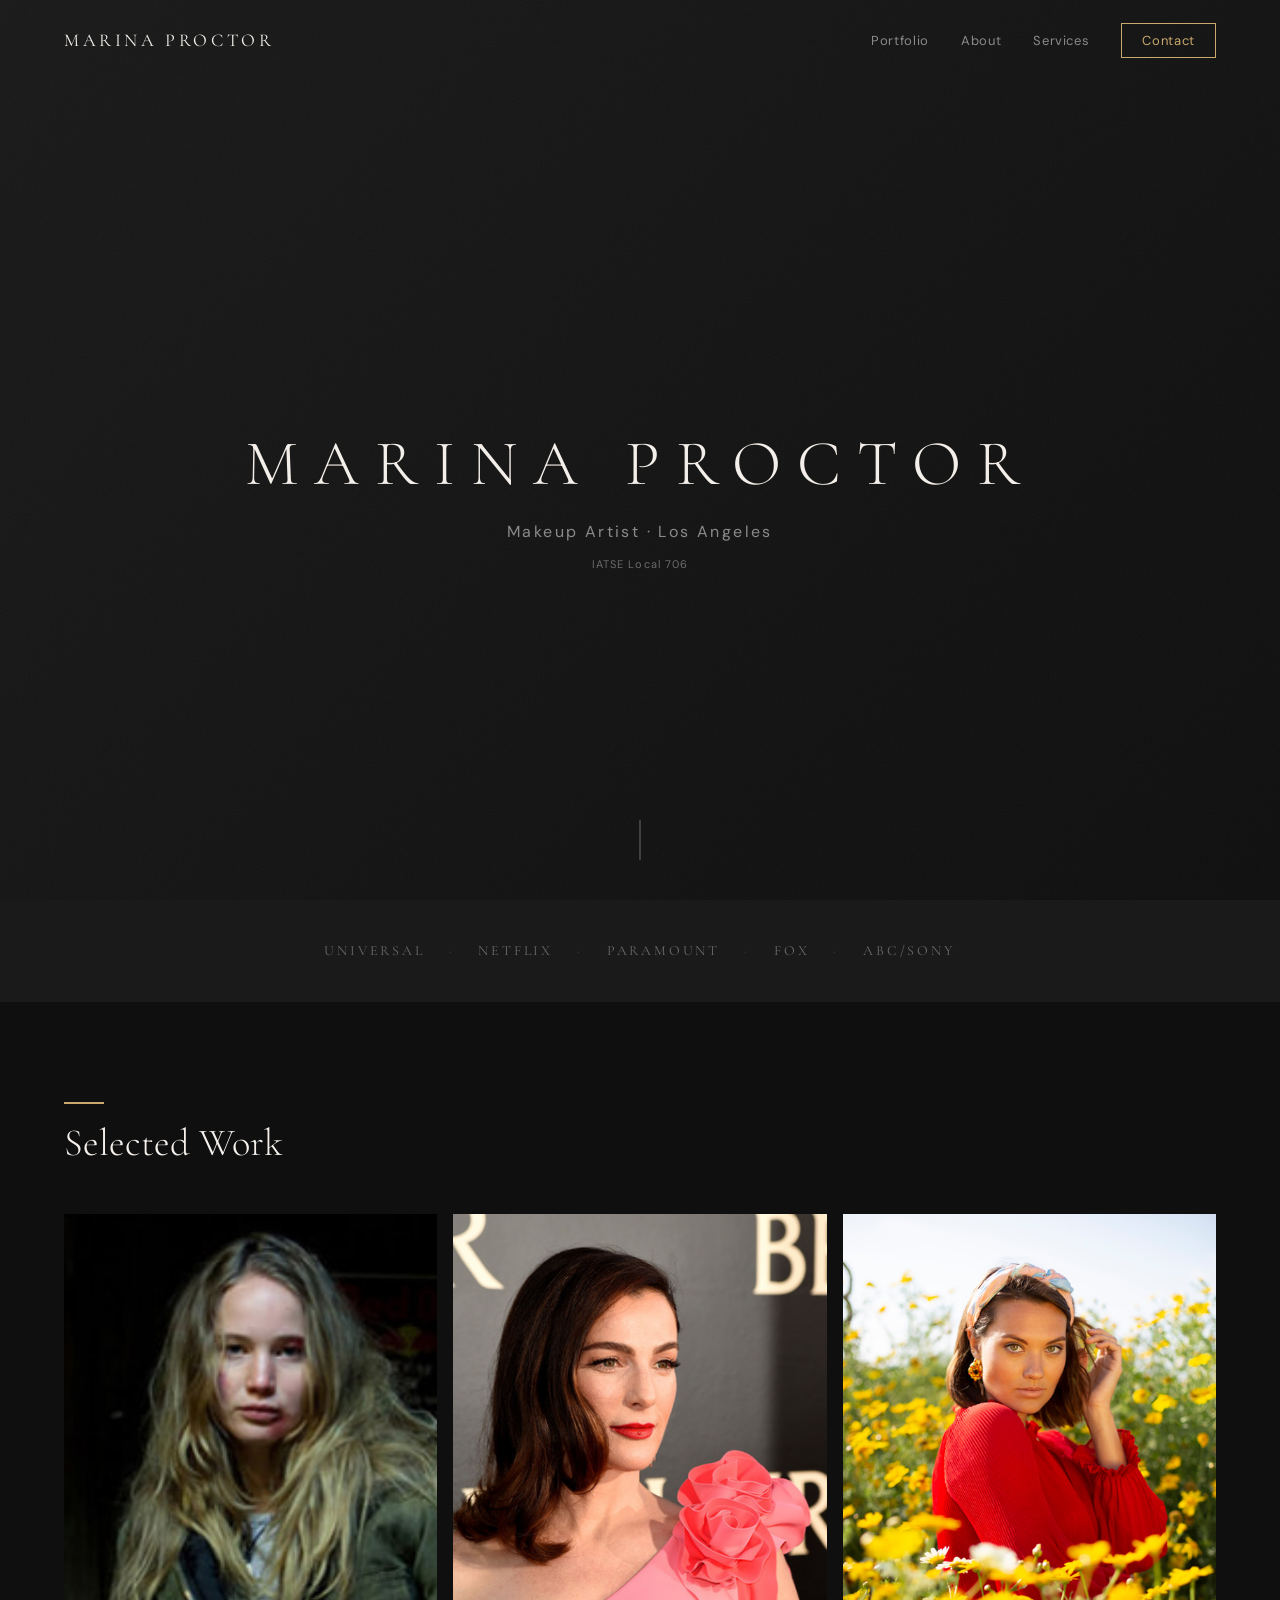
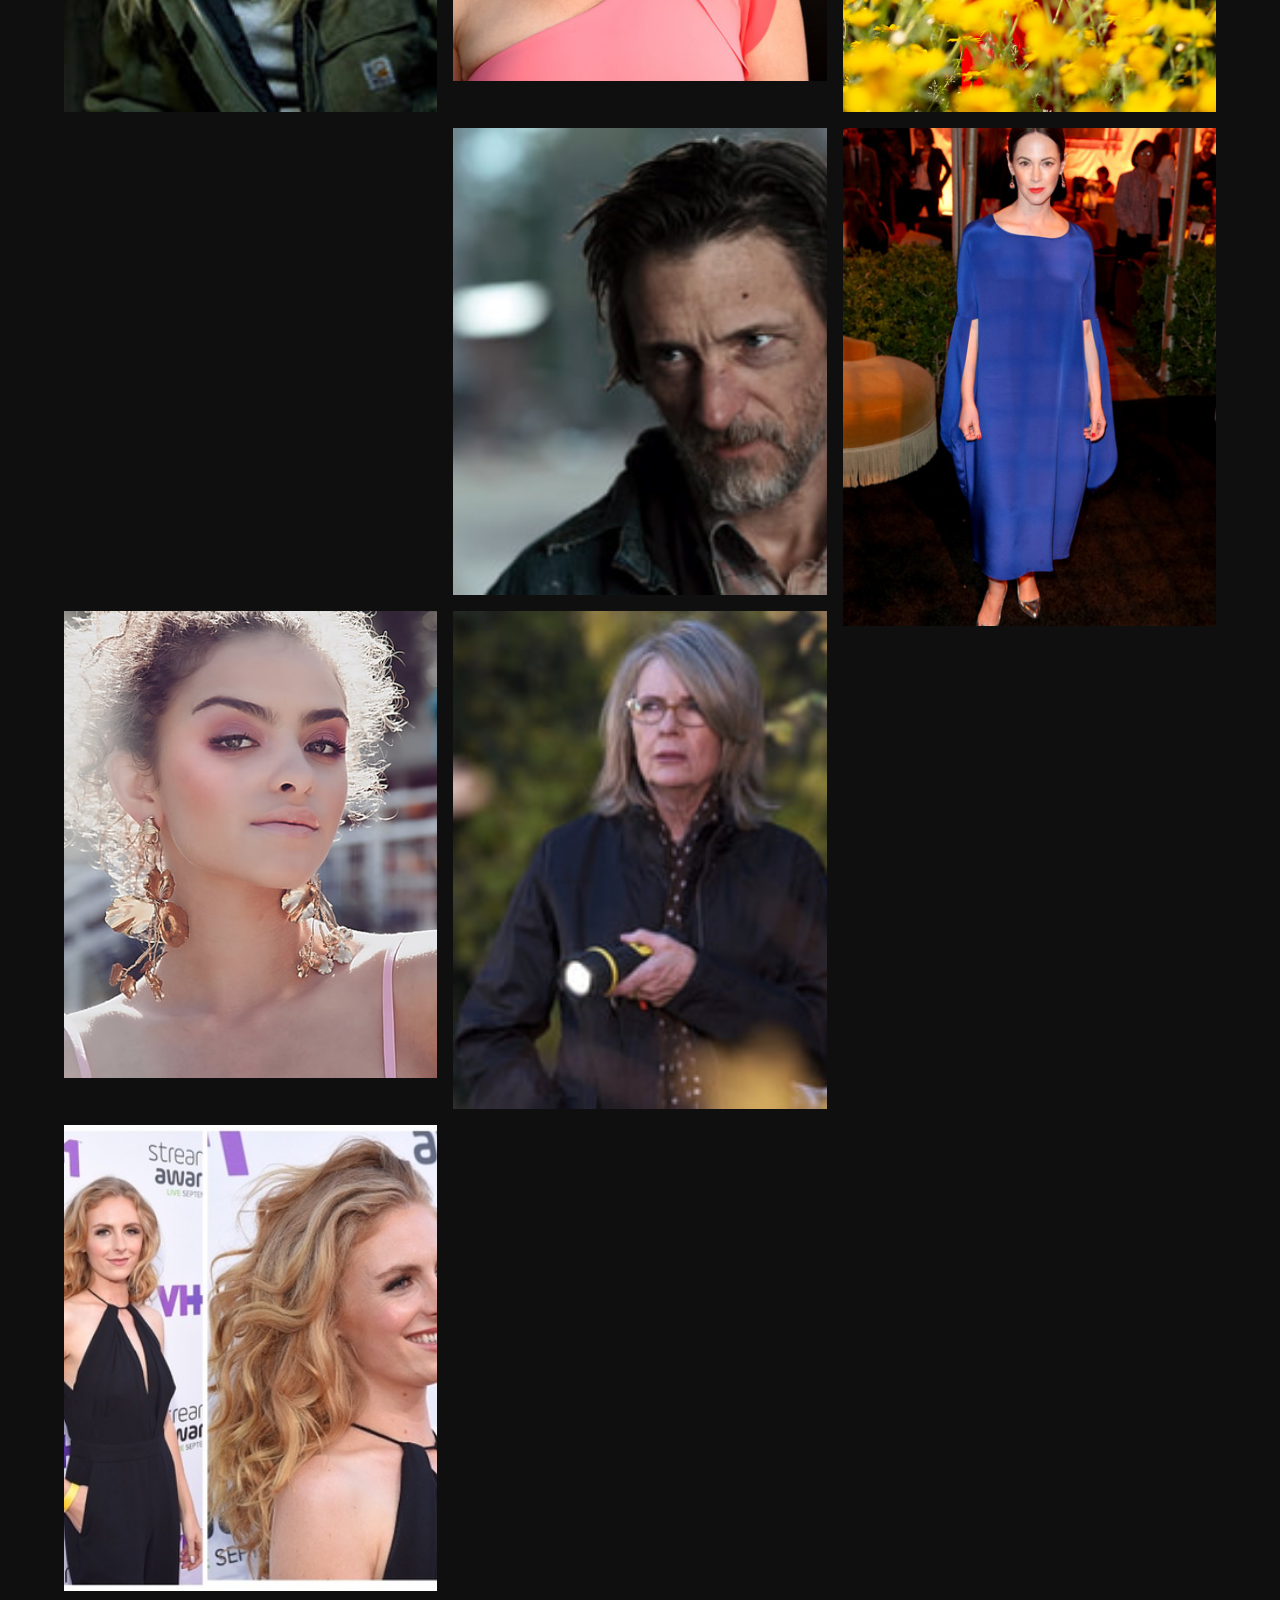
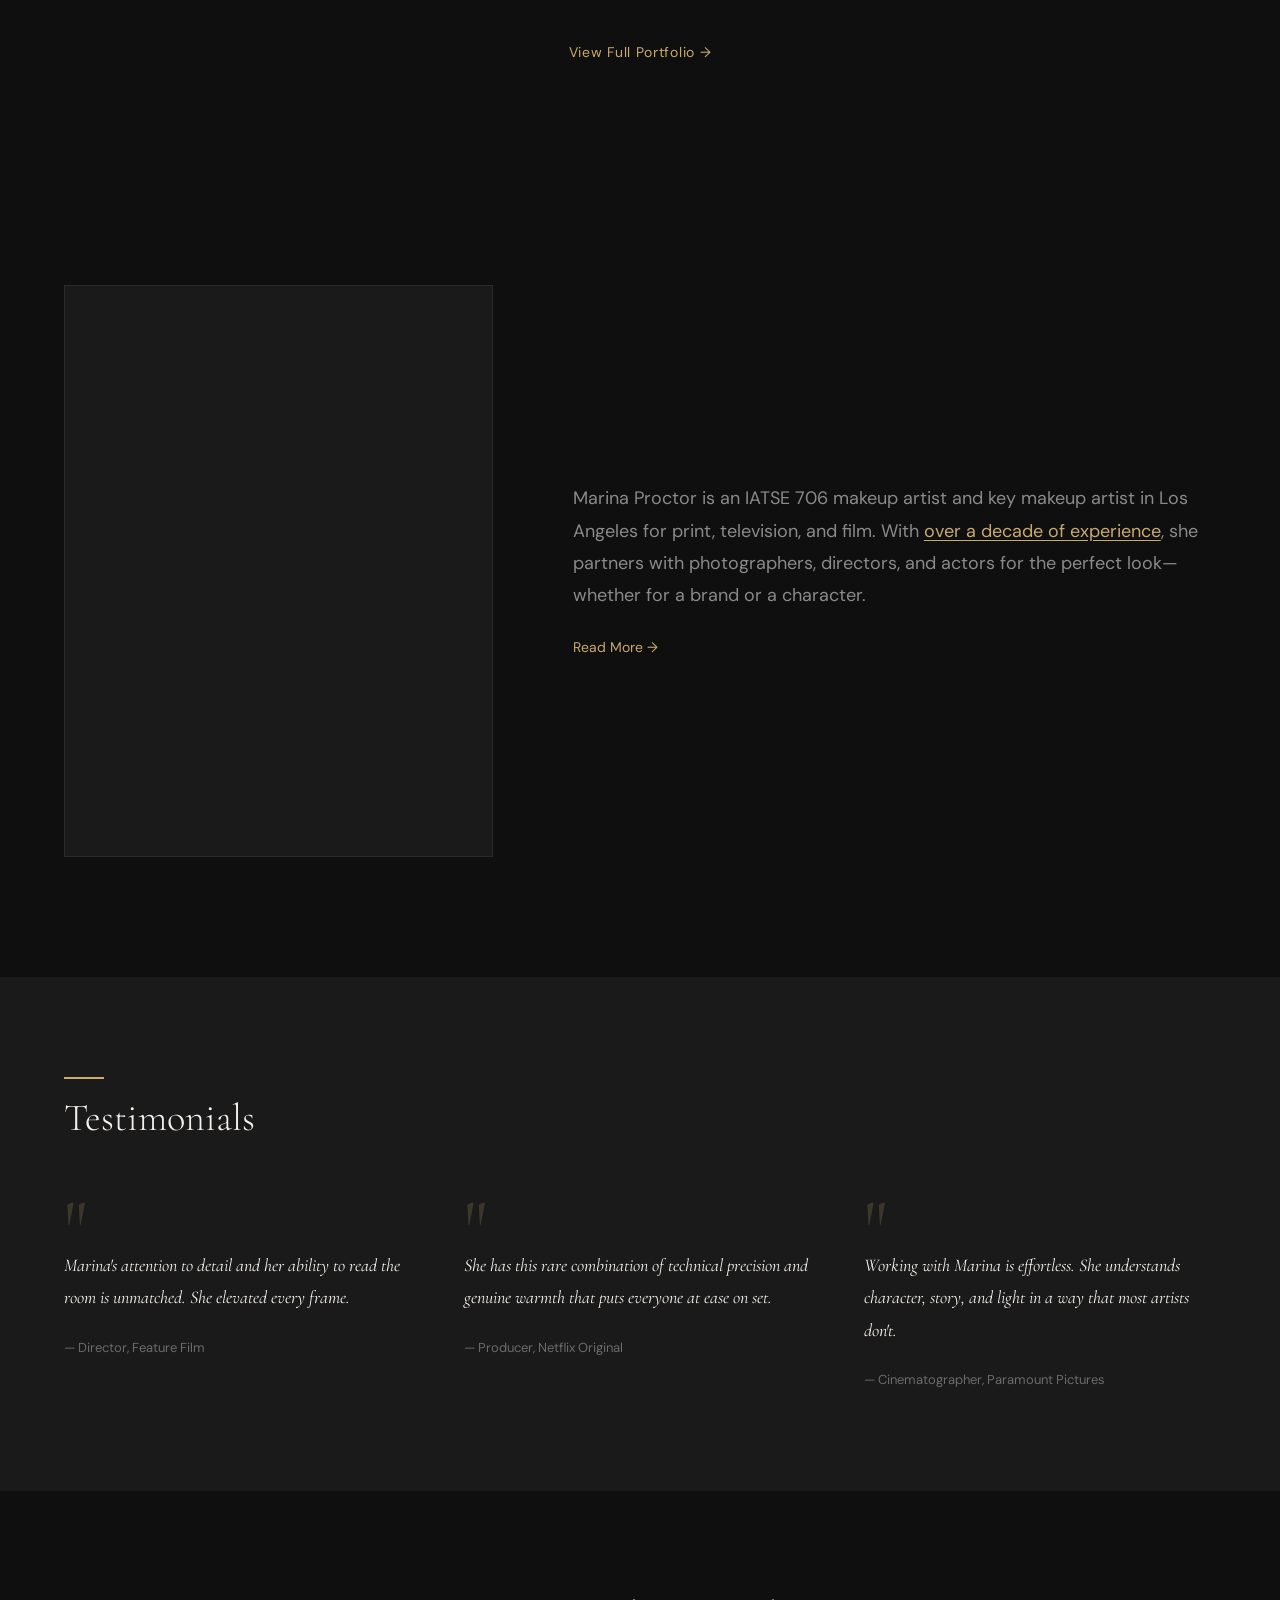
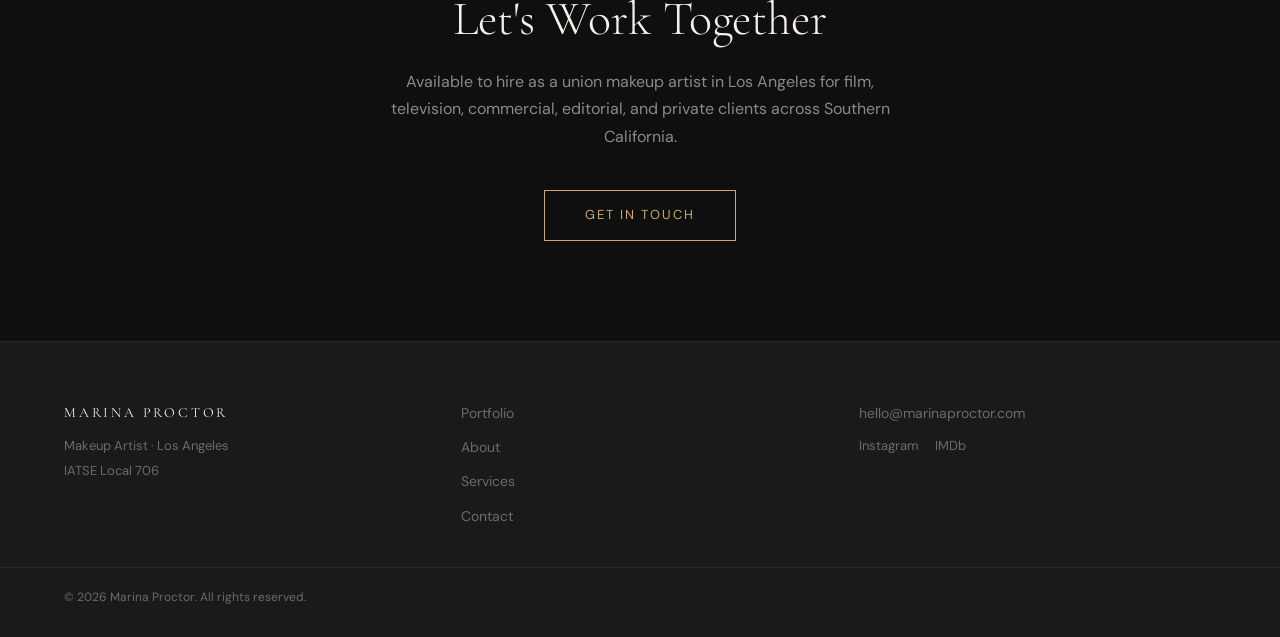
<file: index.html>
<!DOCTYPE html>
<html lang="en">
<head>
  <meta charset="UTF-8">
  <meta name="viewport" content="width=device-width, initial-scale=1.0">
  <title>Marina Proctor — Key Makeup Artist Los Angeles | IATSE Local 706 | Film, TV &amp; Events</title>
  <meta name="description" content="Marina Proctor is an IATSE Local 706 key makeup artist in Los Angeles with credits at Universal, Netflix, Paramount, and FOX. Available for film, TV, and events.">
  <link rel="canonical" href="https://www.marinaproctor.com/">
  <meta name="author" content="Marina Proctor">
  <meta name="theme-color" content="#0F0F0F">
  <meta name="geo.region" content="US-CA">
  <meta name="geo.placename" content="Los Angeles">
  <meta name="geo.position" content="34.0522;-118.2437">
  <meta name="ICBM" content="34.0522, -118.2437">
  <meta property="og:type" content="website">
  <meta property="og:site_name" content="Marina Proctor — Makeup Artist">
  <meta property="og:title" content="Marina Proctor — Key Makeup Artist Los Angeles | IATSE Local 706 | Film, TV &amp; Events">
  <meta property="og:description" content="Marina Proctor is an IATSE Local 706 key makeup artist in Los Angeles with credits at Universal, Netflix, Paramount, and FOX. Available for film, TV, and events.">
  <meta property="og:image" content="https://www.marinaproctor.com/images/og-image.jpg">
  <meta property="og:url" content="https://www.marinaproctor.com/">
  <meta name="twitter:card" content="summary_large_image">
  <meta name="twitter:title" content="Marina Proctor — Key Makeup Artist Los Angeles | IATSE Local 706 | Film, TV &amp; Events">
  <meta name="twitter:description" content="Marina Proctor is an IATSE Local 706 key makeup artist in Los Angeles with credits at Universal, Netflix, Paramount, and FOX. Available for film, TV, and events.">
  <meta name="twitter:image" content="https://www.marinaproctor.com/images/og-image.jpg">
  <link rel="preload" href="https://www.marinaproctor.com/images/og-image.jpg" as="image">
  <link rel="preconnect" href="https://fonts.googleapis.com">
  <link rel="preconnect" href="https://fonts.gstatic.com" crossorigin>
  <link href="https://fonts.googleapis.com/css2?family=Cormorant+Garamond:ital,wght@0,300;0,400;0,500;0,600;0,700;1,400;1,500&family=DM+Sans:wght@300;400;500;600&display=swap" rel="stylesheet">
  <link rel="stylesheet" href="css/styles.css">
  <script type="application/ld+json">
  {
    "@context": "https://schema.org",
    "@type": "ProfessionalService",
    "name": "Marina Proctor — Makeup Artist",
    "description": "IATSE Local 706 key makeup artist and department head for film, television, commercial, editorial, and events in Los Angeles. Credits include Universal, Netflix, Paramount, FOX, and ABC/Sony.",
    "url": "https://www.marinaproctor.com",
    "telephone": "",
    "email": "hello@marinaproctor.com",
    "image": "https://www.marinaproctor.com/images/og-image.jpg",
    "address": {
      "@type": "PostalAddress",
      "addressLocality": "Los Angeles",
      "addressRegion": "CA",
      "addressCountry": "US"
    },
    "geo": {
      "@type": "GeoCoordinates",
      "latitude": 34.0522,
      "longitude": -118.2437
    },
    "areaServed": [
      "Los Angeles",
      "Hollywood",
      "Burbank",
      "West Hollywood",
      "Santa Monica",
      "Pasadena",
      "Culver City",
      "Studio City",
      "Glendale",
      "Southern California"
    ],
    "knowsAbout": [
      "Film Makeup",
      "Television Makeup",
      "Key Makeup Artist",
      "Makeup Department Head",
      "Red Carpet Makeup",
      "Editorial Makeup",
      "Commercial Makeup",
      "Headshot Makeup",
      "Audition Makeup",
      "Bridal Makeup",
      "Special Events Makeup",
      "Men's Grooming"
    ],
    "memberOf": {
      "@type": "Organization",
      "name": "IATSE Local 706 Make-Up Artists \u0026 Hair Stylists Guild",
      "url": "https://local706.org"
    },
    "priceRange": "$$"
  }
  </script>
  <script type="application/ld+json">
  {
    "@context": "https://schema.org",
    "@type": "Person",
    "name": "Marina Proctor",
    "jobTitle": "Key Makeup Artist",
    "description": "IATSE Local 706 makeup artist and department head with credits at Universal, Netflix, Paramount, FOX, and ABC/Sony.",
    "url": "https://www.marinaproctor.com",
    "image": "https://www.marinaproctor.com/images/portrait.jpg",
    "worksFor": {
      "@type": "Organization",
      "name": "Freelance"
    },
    "memberOf": {
      "@type": "Organization",
      "name": "IATSE Local 706"
    },
    "workLocation": {
      "@type": "Place",
      "address": {
        "@type": "PostalAddress",
        "addressLocality": "Los Angeles",
        "addressRegion": "CA"
      }
    },
    "sameAs": [
      "https://www.instagram.com/marinaproctor",
      "https://www.imdb.com/name/PLACEHOLDER"
    ]
  }
  </script>
</head>
<body>

  <!-- Navigation -->
  <nav class="navbar" id="navbar">
    <div class="navbar-inner">
      <a href="index.html" class="navbar-logo">Marina Proctor</a>
      <ul class="navbar-links" id="navLinks">
        <li><a href="portfolio.html">Portfolio</a></li>
        <li><a href="about.html">About</a></li>
        <li><a href="services.html">Services</a></li>
        <li><a href="contact.html" class="nav-cta">Contact</a></li>
      </ul>
      <button class="hamburger" id="hamburger" aria-label="Menu">
        <span></span>
        <span></span>
        <span></span>
      </button>
    </div>
  </nav>

  <main>

    <!-- Hero -->
    <section class="hero" aria-label="Professional makeup artistry by Marina Proctor — film, television, and events in Los Angeles">
      <div class="hero-content">
        <h1 class="hero-name">Marina Proctor<span class="visually-hidden"> — Key Makeup Artist in Los Angeles</span></h1>
        <p class="hero-subtitle">Makeup Artist · Los Angeles</p>
        <p class="hero-union">IATSE Local 706</p>
      </div>
      <div class="scroll-indicator"></div>
    </section>

    <!-- Credibility Bar -->
    <section class="credibility-bar">
      <div class="container">
        <div class="credibility-list">
          <span>Universal</span>
          <span class="credibility-separator">·</span>
          <span>Netflix</span>
          <span class="credibility-separator">·</span>
          <span>Paramount</span>
          <span class="credibility-separator">·</span>
          <span>FOX</span>
          <span class="credibility-separator">·</span>
          <span>ABC/Sony</span>
        </div>
      </div>
    </section>

    <!-- Selected Work -->
    <section class="selected-work">
      <div class="container">
        <div class="section-heading reveal">
          <h2>Selected Work</h2>
        </div>

        <div class="work-grid">
          <div class="work-item span-2 reveal">
            <div class="portfolio-thumb" style="aspect-ratio: 3/4; overflow: hidden;">
              <img src="images/Film%20and%20TV/winters-bone-1_1.jpg" alt="Key makeup artist work on Winter's Bone film set — Marina Proctor" width="720" height="960" loading="lazy" style="width:100%;height:100%;object-fit:cover;display:block;">
            </div>
            <div class="item-overlay">
              <span class="item-title">Winter's Bone</span>
              <span class="item-category">Film &amp; TV</span>
            </div>
          </div>
          <div class="work-item reveal">
            <div class="portfolio-thumb" style="aspect-ratio: 4/5; overflow: hidden;">
              <img src="images/Red%20Carpet/ayelet-zurer-premiere-paramount-pictures-ben-cilwzydyb2rl.jpg" alt="Red carpet makeup for Ayelet Zurer at Ben Hur premiere by Marina Proctor" width="800" height="1000" loading="lazy" style="width:100%;height:100%;object-fit:cover;display:block;">
            </div>
            <div class="item-overlay">
              <span class="item-title">Paramount Premiere</span>
              <span class="item-category">Red Carpet</span>
            </div>
          </div>
          <div class="work-item reveal">
            <div class="portfolio-thumb" style="aspect-ratio: 3/4; overflow: hidden;">
              <img src="images/Beauty/laura037.jpg" alt="Natural beauty makeup by Los Angeles makeup artist Marina Proctor" width="720" height="960" loading="lazy" style="width:100%;height:100%;object-fit:cover;display:block;">
            </div>
            <div class="item-overlay">
              <span class="item-title">Beauty Portrait</span>
              <span class="item-category">Beauty</span>
            </div>
          </div>
          <div class="work-item reveal">
            <div class="portfolio-thumb" style="aspect-ratio: 4/5; overflow: hidden;">
              <img src="images/Film%20and%20TV/johnhawkes.jpg" alt="Film makeup artist Hollywood — character makeup on set by Marina Proctor IATSE Local 706" width="800" height="1000" loading="lazy" style="width:100%;height:100%;object-fit:cover;display:block;">
            </div>
            <div class="item-overlay">
              <span class="item-title">Character Makeup</span>
              <span class="item-category">Film &amp; TV</span>
            </div>
          </div>
          <div class="work-item span-2 reveal">
            <div class="portfolio-thumb" style="aspect-ratio: 3/4; overflow: hidden;">
              <img src="images/Red%20Carpet/img-4825.jpg" alt="Red carpet makeup artist Los Angeles — Marina Proctor" width="720" height="960" loading="lazy" style="width:100%;height:100%;object-fit:cover;display:block;">
            </div>
            <div class="item-overlay">
              <span class="item-title">Red Carpet</span>
              <span class="item-category">Red Carpet</span>
            </div>
          </div>
          <div class="work-item reveal">
            <div class="portfolio-thumb" style="aspect-ratio: 4/5; overflow: hidden;">
              <img src="images/Beauty/fresh.jpg" alt="Natural beauty makeup by Los Angeles makeup artist Marina Proctor" width="800" height="1000" loading="lazy" style="width:100%;height:100%;object-fit:cover;display:block;">
            </div>
            <div class="item-overlay">
              <span class="item-title">Fresh Beauty</span>
              <span class="item-category">Beauty</span>
            </div>
          </div>
          <div class="work-item reveal">
            <div class="portfolio-thumb" style="aspect-ratio: 3/4; overflow: hidden;">
              <img src="images/Film%20and%20TV/dc1-1619.jpg" alt="TV makeup artist Los Angeles — on-set continuity by Marina Proctor" width="720" height="960" loading="lazy" style="width:100%;height:100%;object-fit:cover;display:block;">
            </div>
            <div class="item-overlay">
              <span class="item-title">On Set</span>
              <span class="item-category">Film &amp; TV</span>
            </div>
          </div>
          <div class="work-item reveal">
            <div class="portfolio-thumb" style="aspect-ratio: 4/5; overflow: hidden;">
              <img src="images/Red%20Carpet/img-3799.jpg" alt="Red carpet makeup artist Los Angeles — Marina Proctor" width="800" height="1000" loading="lazy" style="width:100%;height:100%;object-fit:cover;display:block;">
            </div>
            <div class="item-overlay">
              <span class="item-title">Red Carpet</span>
              <span class="item-category">Red Carpet</span>
            </div>
          </div>
        </div>

        <div class="view-portfolio-link reveal">
          <a href="portfolio.html">View Full Portfolio →</a>
        </div>
      </div>
    </section>

    <!-- About Preview -->
    <section class="about-preview">
      <div class="container">
        <div class="about-preview-grid">
          <div class="about-preview-portrait reveal" role="img" aria-label="Marina Proctor — Los Angeles key makeup artist and IATSE Local 706 member"></div>
          <div class="about-preview-text reveal">
            <p>Marina Proctor is an IATSE 706 makeup artist and key makeup artist in Los Angeles for print, television, and film. With <a href="about.html">over a decade of experience</a>, she partners with photographers, directors, and actors for the perfect look—whether for a brand or a character.</p>
            <a href="about.html" class="read-more">Read More →</a>
          </div>
        </div>
      </div>
    </section>

    <!-- Testimonials -->
    <section class="testimonials">
      <div class="container">
        <div class="section-heading reveal">
          <h2>Testimonials</h2>
        </div>

        <div class="testimonials-grid">
          <div class="testimonial-card reveal">
            <span class="testimonial-quote-mark">"</span>
            <p class="testimonial-text">Marina's attention to detail and her ability to read the room is unmatched. She elevated every frame.</p>
            <p class="testimonial-attribution">— Director, Feature Film</p>
          </div>
          <div class="testimonial-card reveal">
            <span class="testimonial-quote-mark">"</span>
            <p class="testimonial-text">She has this rare combination of technical precision and genuine warmth that puts everyone at ease on set.</p>
            <p class="testimonial-attribution">— Producer, Netflix Original</p>
          </div>
          <div class="testimonial-card reveal">
            <span class="testimonial-quote-mark">"</span>
            <p class="testimonial-text">Working with Marina is effortless. She understands character, story, and light in a way that most artists don't.</p>
            <p class="testimonial-attribution">— Cinematographer, Paramount Pictures</p>
          </div>
        </div>
      </div>
    </section>

    <!-- Contact CTA -->
    <section class="contact-cta">
      <div class="container">
        <h2>Let's Work Together</h2>
        <p>Available to hire as a union makeup artist in Los Angeles for film, television, commercial, editorial, and private clients across Southern California.</p>
        <a href="contact.html" class="btn-outline">Get in Touch</a>
      </div>
    </section>

  </main>

  <!-- Footer -->
  <footer class="footer">
    <div class="container footer-inner">
      <div class="footer-brand">
        <p class="footer-logo">Marina Proctor</p>
        <p class="footer-tagline">Makeup Artist · Los Angeles</p>
        <p class="footer-union">IATSE Local 706</p>
      </div>
      <div class="footer-links">
        <a href="portfolio.html">Portfolio</a>
        <a href="about.html">About</a>
        <a href="services.html">Services</a>
        <a href="contact.html">Contact</a>
      </div>
      <div class="footer-contact">
        <a href="mailto:hello@marinaproctor.com">hello@marinaproctor.com</a>
        <div class="footer-social">
          <a href="#" aria-label="Instagram">Instagram</a>
          <a href="#" aria-label="IMDb">IMDb</a>
        </div>
      </div>
    </div>
    <div class="container footer-bottom">
      <p>&copy; 2026 Marina Proctor. All rights reserved.</p>
    </div>
  </footer>

  <script src="js/main.js"></script>
</body>
</html>
</file>
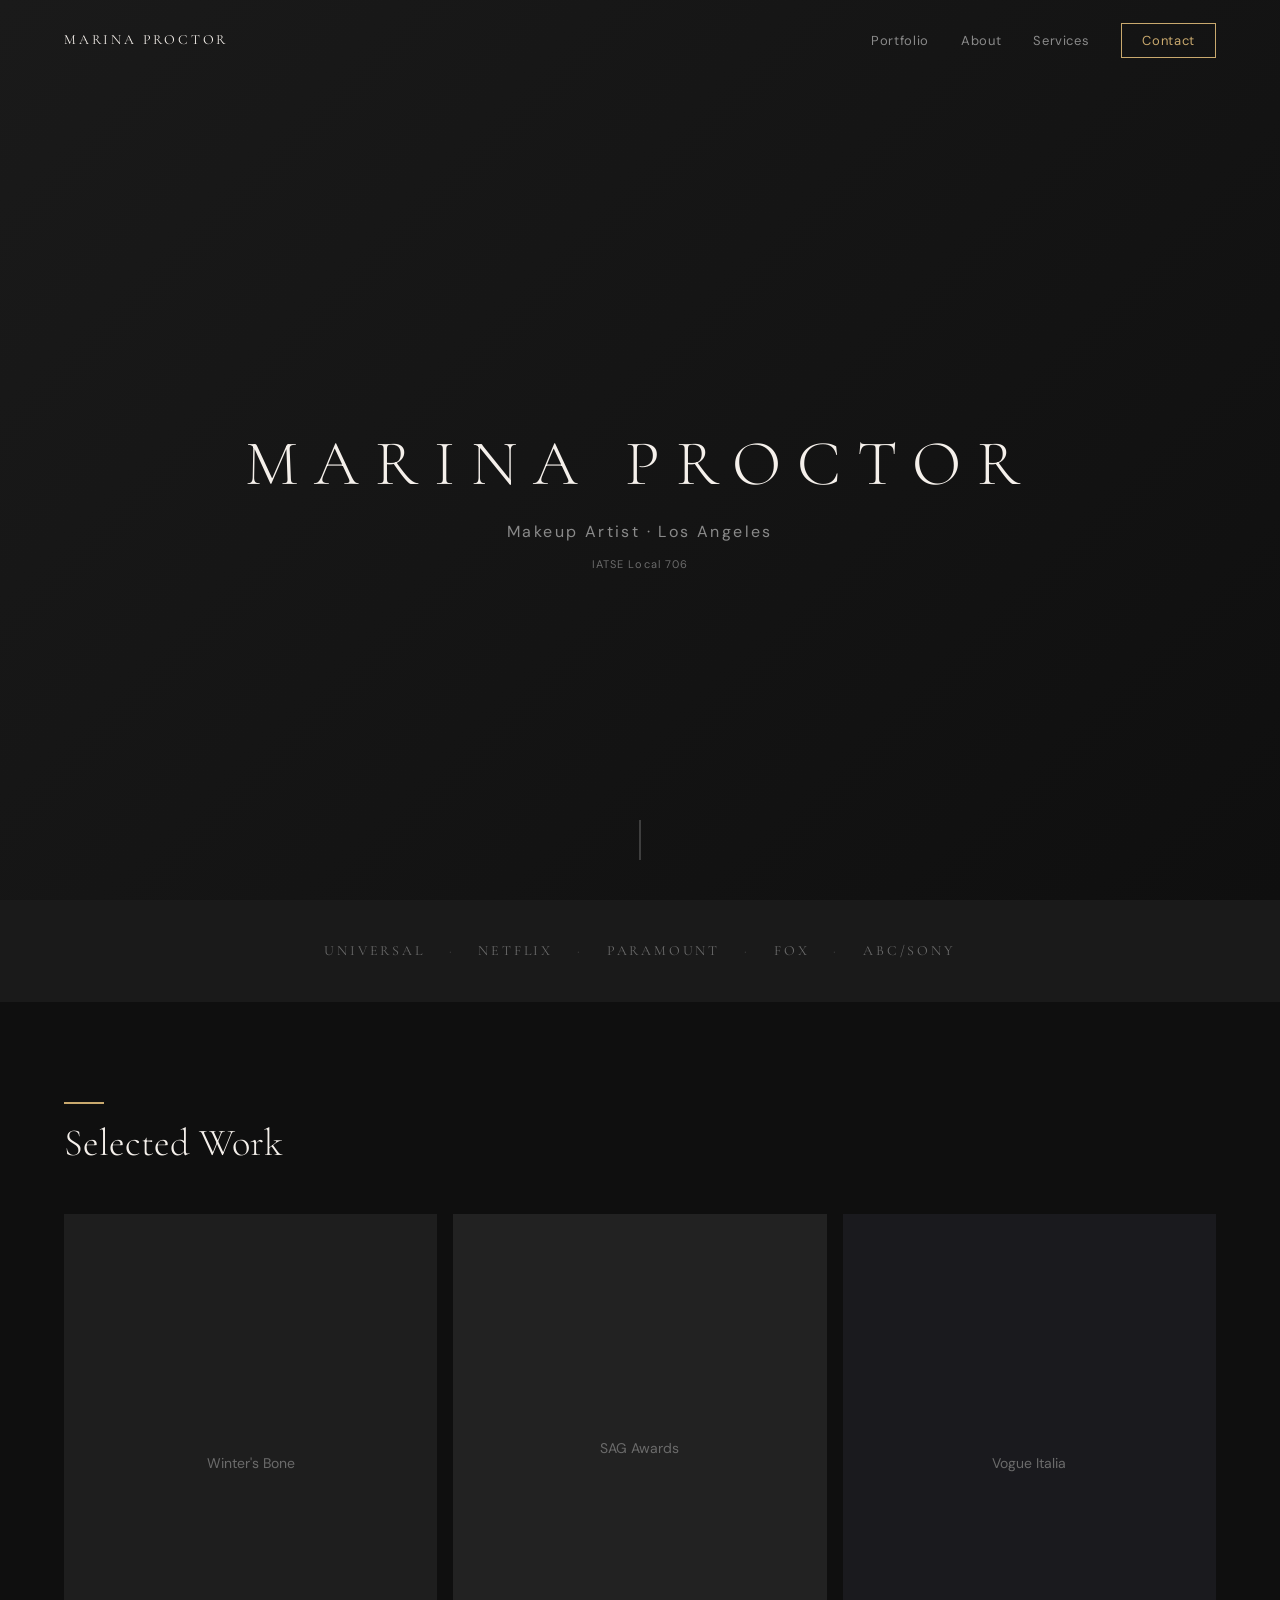
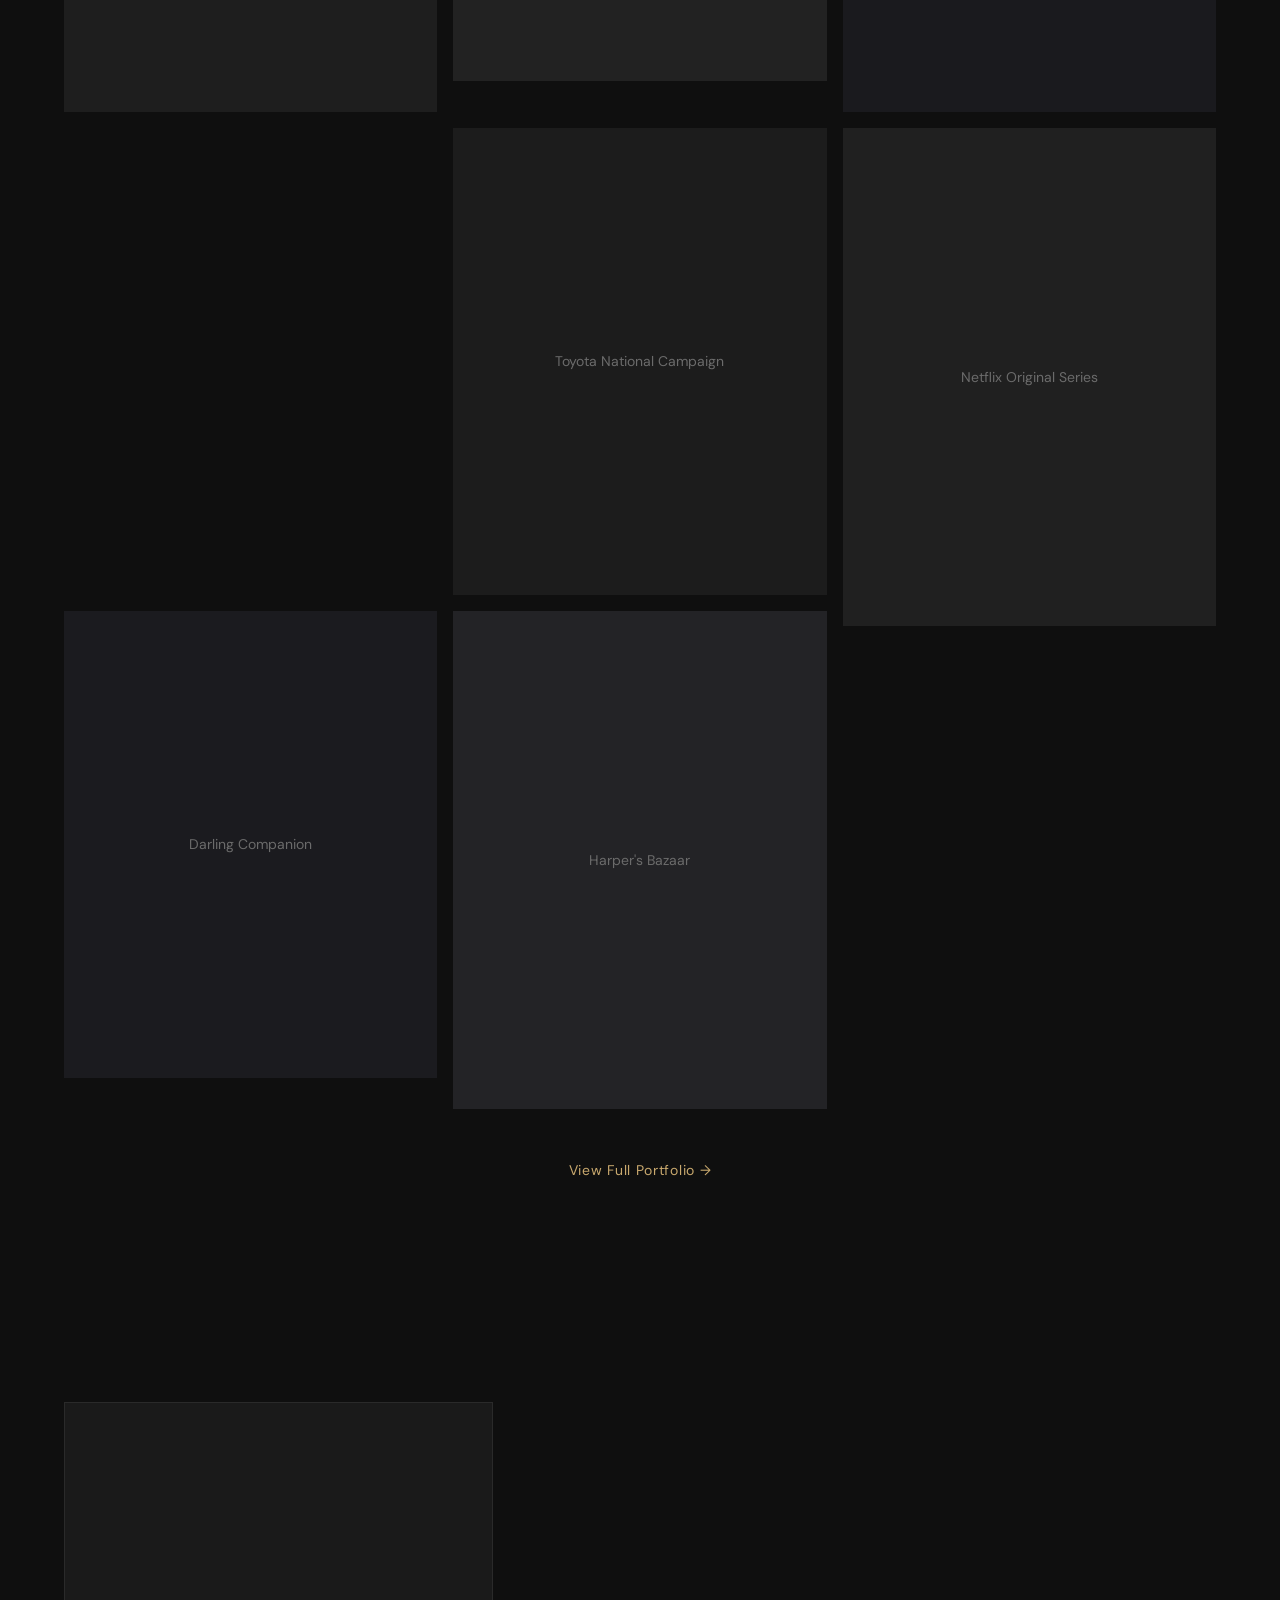
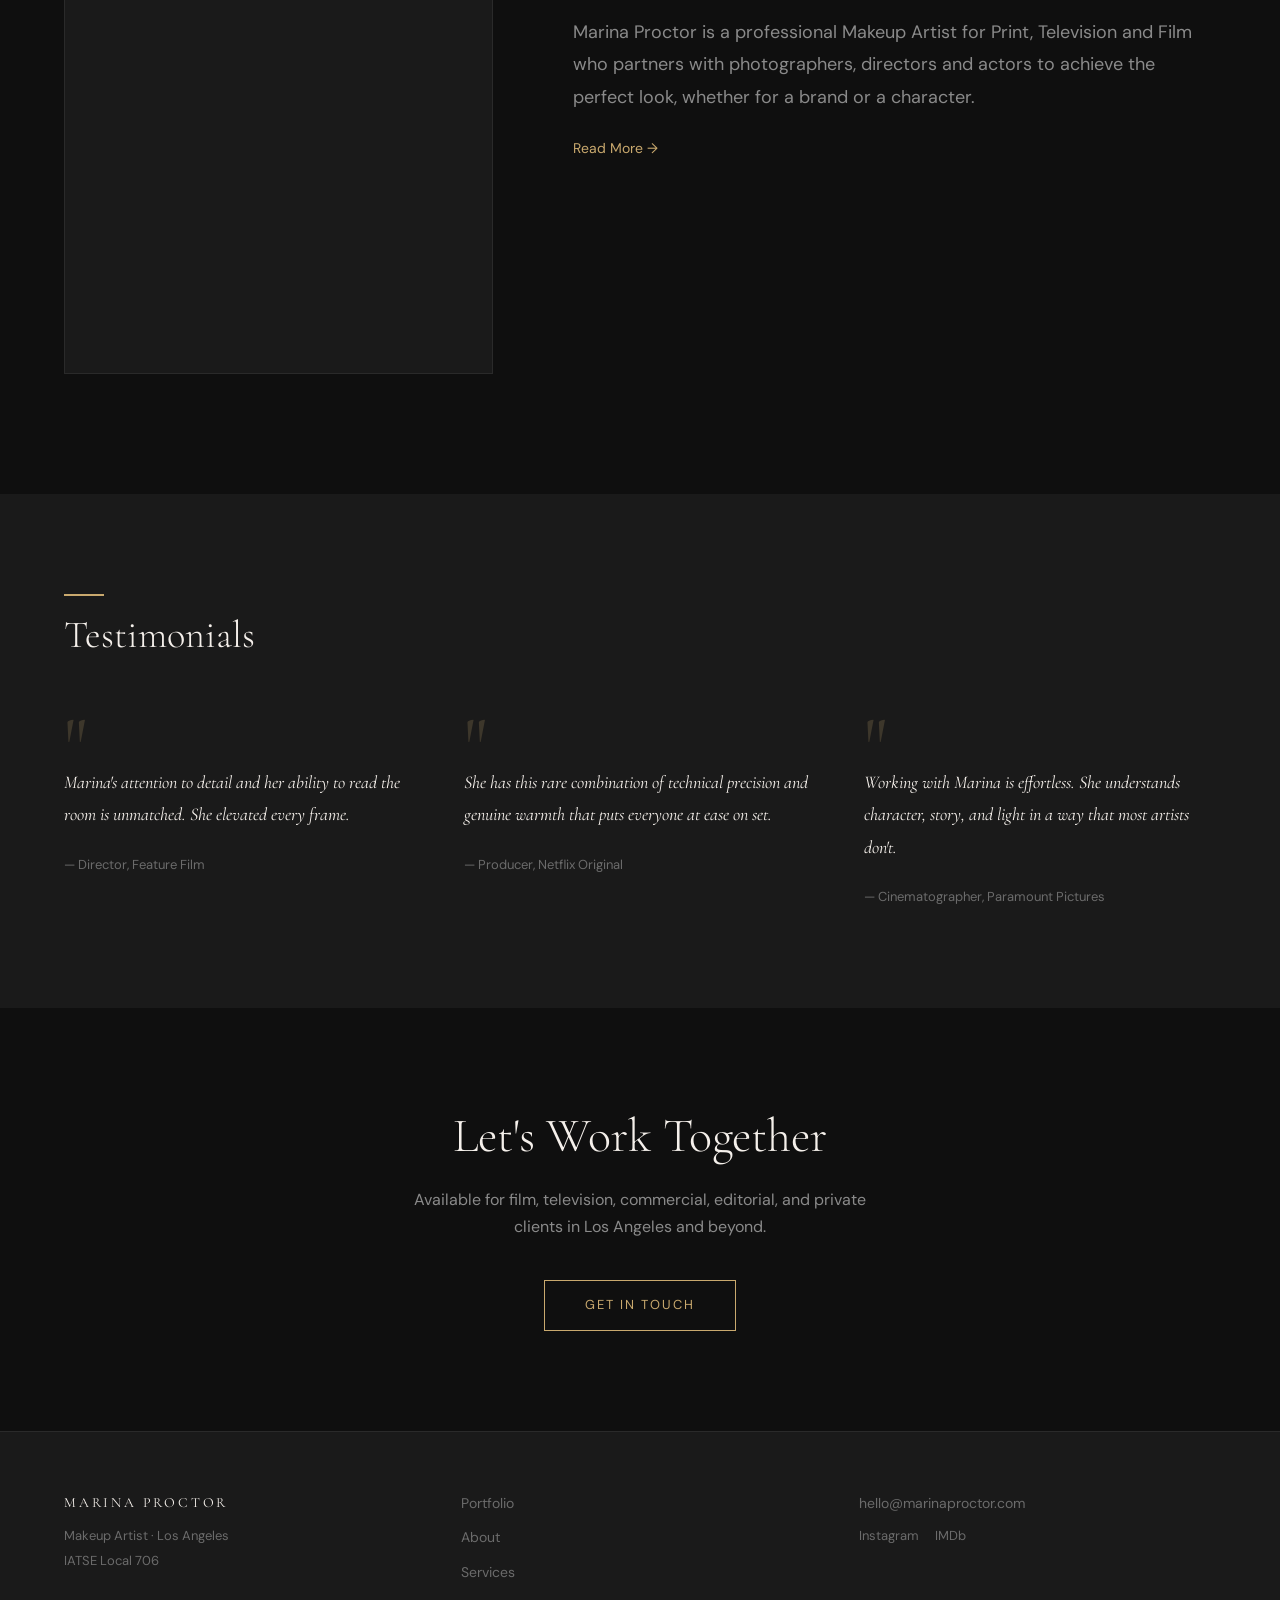
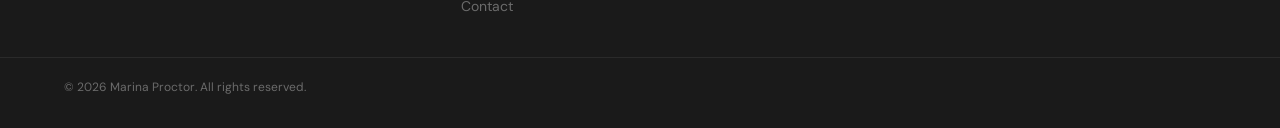
<file: marina-proctor-site/index.html>
<!DOCTYPE html>
<html lang="en">
<head>
  <meta charset="UTF-8">
  <meta name="viewport" content="width=device-width, initial-scale=1.0">
  <title>Marina Proctor — Makeup Artist · Los Angeles</title>
  <meta name="description" content="Marina Proctor is a professional makeup artist for film, television, commercial, and editorial work based in Los Angeles. IATSE Local 706 member.">
  <link rel="preconnect" href="https://fonts.googleapis.com">
  <link rel="preconnect" href="https://fonts.gstatic.com" crossorigin>
  <link href="https://fonts.googleapis.com/css2?family=Cormorant+Garamond:ital,wght@0,300;0,400;0,500;0,600;0,700;1,400;1,500&family=DM+Sans:wght@300;400;500;600&display=swap" rel="stylesheet">
  <link rel="stylesheet" href="css/styles.css">
</head>
<body>

  <!-- Navigation -->
  <nav class="navbar" id="navbar">
    <div class="container navbar-inner">
      <a href="index.html" class="navbar-logo">Marina Proctor</a>
      <ul class="navbar-links" id="navLinks">
        <li><a href="portfolio.html">Portfolio</a></li>
        <li><a href="about.html">About</a></li>
        <li><a href="services.html">Services</a></li>
        <li><a href="contact.html" class="nav-cta">Contact</a></li>
      </ul>
      <button class="hamburger" id="hamburger" aria-label="Menu">
        <span></span>
        <span></span>
        <span></span>
      </button>
    </div>
  </nav>

  <main>

    <!-- Hero -->
    <section class="hero">
      <div class="hero-content">
        <h1 class="hero-name">Marina Proctor</h1>
        <p class="hero-subtitle">Makeup Artist · Los Angeles</p>
        <p class="hero-union">IATSE Local 706</p>
      </div>
      <div class="scroll-indicator"></div>
    </section>

    <!-- Credibility Bar -->
    <section class="credibility-bar">
      <div class="container">
        <div class="credibility-list">
          <span>Universal</span>
          <span class="credibility-separator">·</span>
          <span>Netflix</span>
          <span class="credibility-separator">·</span>
          <span>Paramount</span>
          <span class="credibility-separator">·</span>
          <span>FOX</span>
          <span class="credibility-separator">·</span>
          <span>ABC/Sony</span>
        </div>
      </div>
    </section>

    <!-- Selected Work -->
    <section class="selected-work">
      <div class="container">
        <div class="section-heading reveal">
          <h2>Selected Work</h2>
        </div>

        <div class="work-grid">
          <div class="work-item span-2 reveal">
            <div class="placeholder" style="aspect-ratio: 3/4; background: #1E1E1E;">Winter's Bone</div>
            <div class="item-overlay">
              <span class="item-title">Winter's Bone</span>
              <span class="item-category">Film &amp; TV</span>
            </div>
          </div>
          <div class="work-item reveal">
            <div class="placeholder" style="aspect-ratio: 4/5; background: #222222;">SAG Awards</div>
            <div class="item-overlay">
              <span class="item-title">SAG Awards</span>
              <span class="item-category">Red Carpet</span>
            </div>
          </div>
          <div class="work-item reveal">
            <div class="placeholder" style="aspect-ratio: 3/4; background: #1A1A1E;">Vogue Italia</div>
            <div class="item-overlay">
              <span class="item-title">Vogue Italia</span>
              <span class="item-category">Editorial</span>
            </div>
          </div>
          <div class="work-item reveal">
            <div class="placeholder" style="aspect-ratio: 4/5; background: #1C1C1C;">Toyota National Campaign</div>
            <div class="item-overlay">
              <span class="item-title">Toyota National Campaign</span>
              <span class="item-category">Commercial</span>
            </div>
          </div>
          <div class="work-item span-2 reveal">
            <div class="placeholder" style="aspect-ratio: 3/4; background: #202020;">Netflix Original Series</div>
            <div class="item-overlay">
              <span class="item-title">Netflix Original Series</span>
              <span class="item-category">Film &amp; TV</span>
            </div>
          </div>
          <div class="work-item reveal">
            <div class="placeholder" style="aspect-ratio: 4/5; background: #1B1B1F;">Darling Companion</div>
            <div class="item-overlay">
              <span class="item-title">Darling Companion</span>
              <span class="item-category">Film &amp; TV</span>
            </div>
          </div>
          <div class="work-item reveal">
            <div class="placeholder" style="aspect-ratio: 3/4; background: #232326;">Harper's Bazaar</div>
            <div class="item-overlay">
              <span class="item-title">Harper's Bazaar</span>
              <span class="item-category">Editorial</span>
            </div>
          </div>
        </div>

        <div class="view-portfolio-link reveal">
          <a href="portfolio.html">View Full Portfolio →</a>
        </div>
      </div>
    </section>

    <!-- About Preview -->
    <section class="about-preview">
      <div class="container">
        <div class="about-preview-grid">
          <div class="about-preview-portrait reveal"></div>
          <div class="about-preview-text reveal">
            <p>Marina Proctor is a professional Makeup Artist for Print, Television and Film who partners with photographers, directors and actors to achieve the perfect look, whether for a brand or a character.</p>
            <a href="about.html" class="read-more">Read More →</a>
          </div>
        </div>
      </div>
    </section>

    <!-- Testimonials -->
    <section class="testimonials">
      <div class="container">
        <div class="section-heading reveal">
          <h2>Testimonials</h2>
        </div>

        <div class="testimonials-grid">
          <div class="testimonial-card reveal">
            <span class="testimonial-quote-mark">"</span>
            <p class="testimonial-text">Marina's attention to detail and her ability to read the room is unmatched. She elevated every frame.</p>
            <p class="testimonial-attribution">— Director, Feature Film</p>
          </div>
          <div class="testimonial-card reveal">
            <span class="testimonial-quote-mark">"</span>
            <p class="testimonial-text">She has this rare combination of technical precision and genuine warmth that puts everyone at ease on set.</p>
            <p class="testimonial-attribution">— Producer, Netflix Original</p>
          </div>
          <div class="testimonial-card reveal">
            <span class="testimonial-quote-mark">"</span>
            <p class="testimonial-text">Working with Marina is effortless. She understands character, story, and light in a way that most artists don't.</p>
            <p class="testimonial-attribution">— Cinematographer, Paramount Pictures</p>
          </div>
        </div>
      </div>
    </section>

    <!-- Contact CTA -->
    <section class="contact-cta">
      <div class="container">
        <h2>Let's Work Together</h2>
        <p>Available for film, television, commercial, editorial, and private clients in Los Angeles and beyond.</p>
        <a href="contact.html" class="btn-outline">Get in Touch</a>
      </div>
    </section>

  </main>

  <!-- Footer -->
  <footer class="footer">
    <div class="container footer-inner">
      <div class="footer-brand">
        <p class="footer-logo">Marina Proctor</p>
        <p class="footer-tagline">Makeup Artist · Los Angeles</p>
        <p class="footer-union">IATSE Local 706</p>
      </div>
      <div class="footer-links">
        <a href="portfolio.html">Portfolio</a>
        <a href="about.html">About</a>
        <a href="services.html">Services</a>
        <a href="contact.html">Contact</a>
      </div>
      <div class="footer-contact">
        <a href="mailto:hello@marinaproctor.com">hello@marinaproctor.com</a>
        <div class="footer-social">
          <a href="#" aria-label="Instagram">Instagram</a>
          <a href="#" aria-label="IMDb">IMDb</a>
        </div>
      </div>
    </div>
    <div class="container footer-bottom">
      <p>&copy; 2026 Marina Proctor. All rights reserved.</p>
    </div>
  </footer>

  <script src="js/main.js"></script>
</body>
</html>
</file>
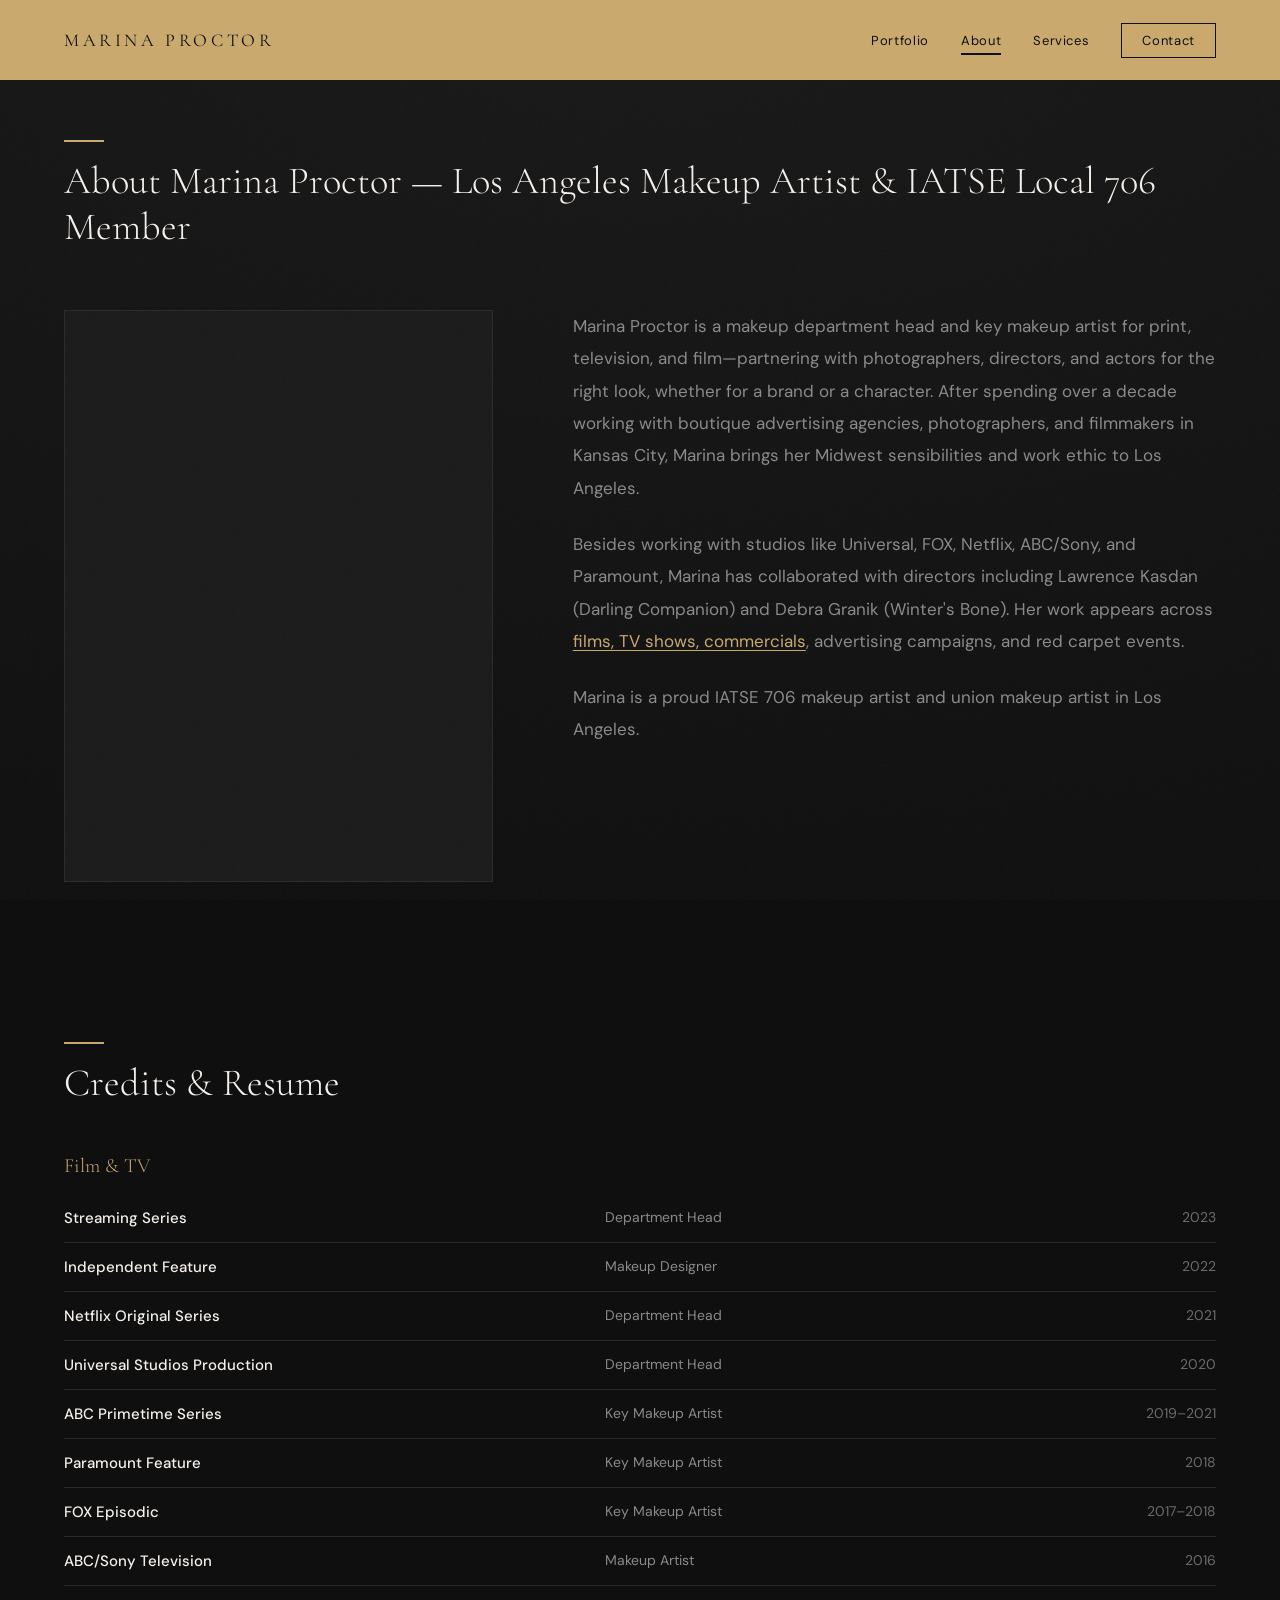
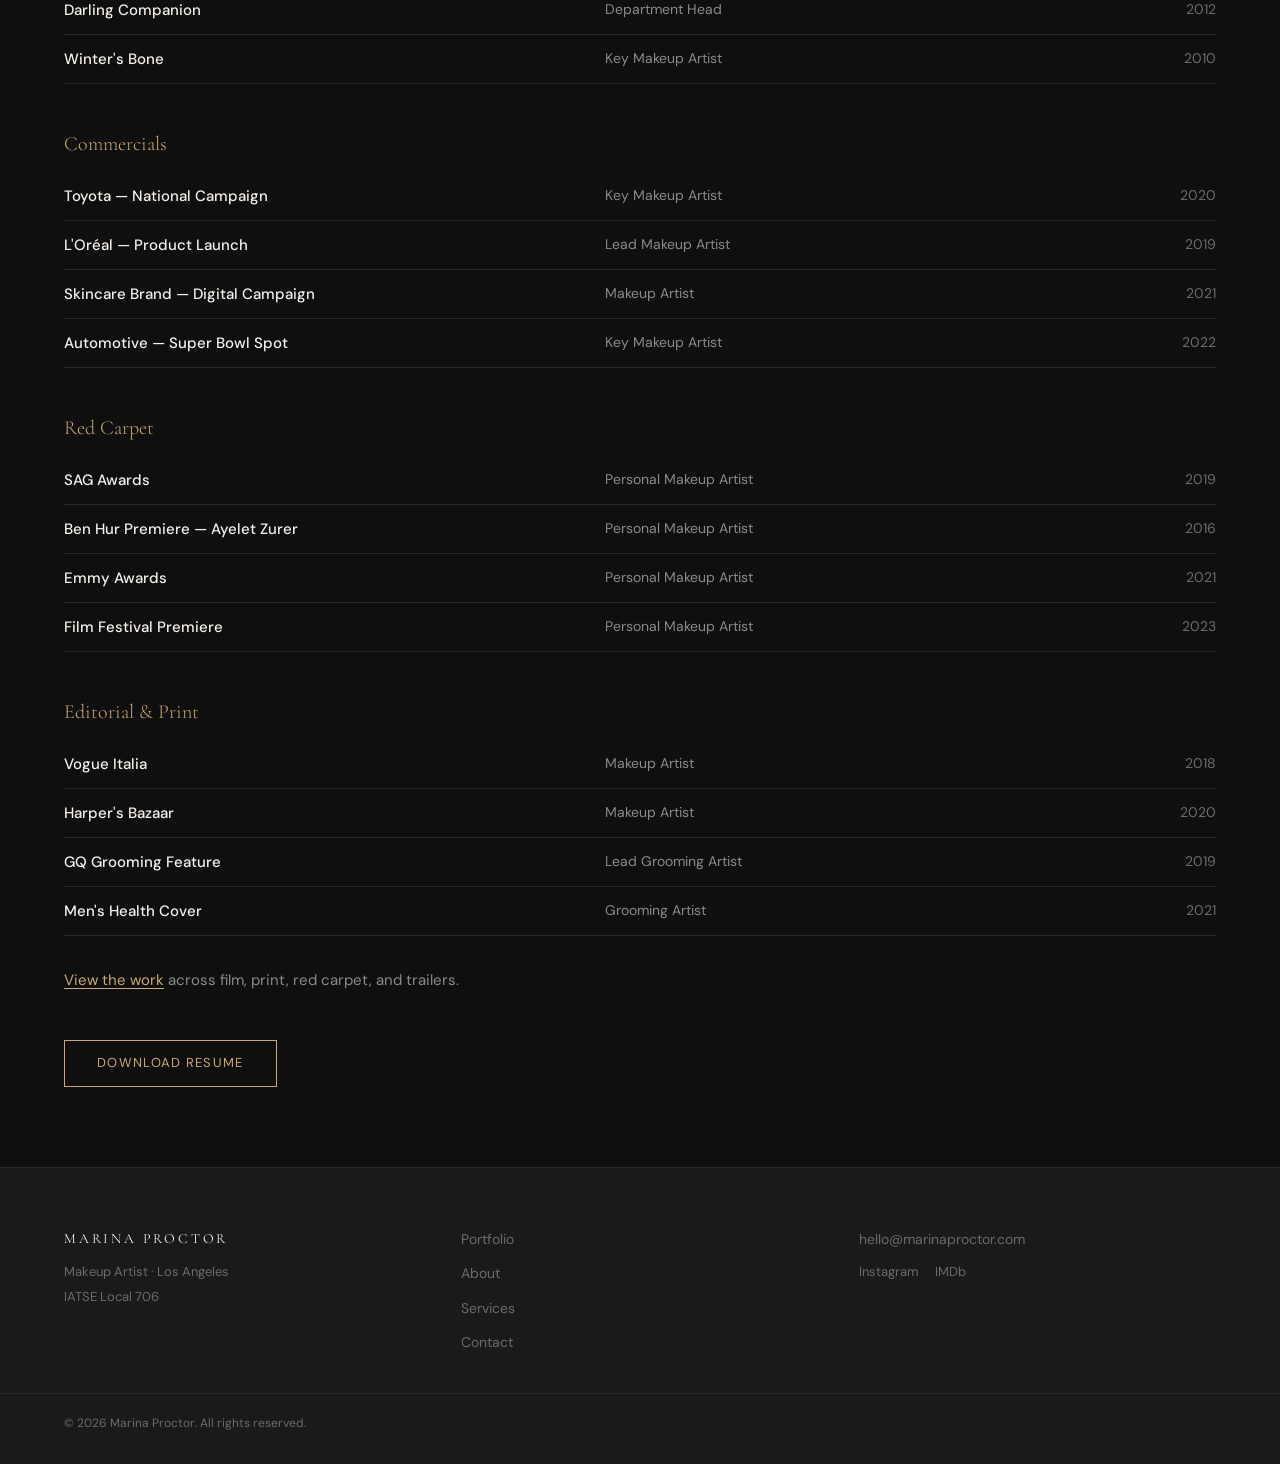
<file: about.html>
<!DOCTYPE html>
<html lang="en">
<head>
  <meta charset="UTF-8">
  <meta name="viewport" content="width=device-width, initial-scale=1.0">
  <title>About Marina Proctor | IATSE 706 Makeup Department Head | Universal, Netflix, Paramount Credits</title>
  <meta name="description" content="Marina Proctor is an IATSE 706 makeup artist in LA with credits including Winter's Bone and Darling Companion. Over a decade of experience across film, TV, and commercial.">
  <link rel="canonical" href="https://www.marinaproctor.com/about.html">
  <meta name="author" content="Marina Proctor">
  <meta name="theme-color" content="#0F0F0F">
  <meta name="geo.region" content="US-CA">
  <meta name="geo.placename" content="Los Angeles">
  <meta name="geo.position" content="34.0522;-118.2437">
  <meta name="ICBM" content="34.0522, -118.2437">
  <meta property="og:type" content="website">
  <meta property="og:site_name" content="Marina Proctor — Makeup Artist">
  <meta property="og:title" content="About Marina Proctor | IATSE 706 Makeup Department Head | Universal, Netflix, Paramount Credits">
  <meta property="og:description" content="Marina Proctor is an IATSE 706 makeup artist in LA with credits including Winter's Bone and Darling Companion. Over a decade of experience across film, TV, and commercial.">
  <meta property="og:image" content="https://www.marinaproctor.com/images/og-image.jpg">
  <meta property="og:url" content="https://www.marinaproctor.com/about.html">
  <meta name="twitter:card" content="summary_large_image">
  <meta name="twitter:title" content="About Marina Proctor | IATSE 706 Makeup Department Head | Universal, Netflix, Paramount Credits">
  <meta name="twitter:description" content="Marina Proctor is an IATSE 706 makeup artist in LA with credits including Winter's Bone and Darling Companion. Over a decade of experience across film, TV, and commercial.">
  <meta name="twitter:image" content="https://www.marinaproctor.com/images/og-image.jpg">
  <link rel="preconnect" href="https://fonts.googleapis.com">
  <link rel="preconnect" href="https://fonts.gstatic.com" crossorigin>
  <link href="https://fonts.googleapis.com/css2?family=Cormorant+Garamond:ital,wght@0,300;0,400;0,500;0,600;0,700;1,400;1,500&family=DM+Sans:wght@300;400;500;600&display=swap" rel="stylesheet">
  <link rel="stylesheet" href="css/styles.css">
</head>
<body>

  <!-- Navigation -->
  <nav class="navbar navbar-solid" id="navbar">
    <div class="navbar-inner">
      <a href="index.html" class="navbar-logo">Marina Proctor</a>
      <ul class="navbar-links" id="navLinks">
        <li><a href="portfolio.html">Portfolio</a></li>
        <li><a href="about.html" class="active">About</a></li>
        <li><a href="services.html">Services</a></li>
        <li><a href="contact.html" class="nav-cta">Contact</a></li>
      </ul>
      <button class="hamburger" id="hamburger" aria-label="Menu">
        <span></span>
        <span></span>
        <span></span>
      </button>
    </div>
  </nav>

  <main>

    <!-- About Header & Bio -->
    <section class="about-header">
      <div class="container">
        <div class="section-heading">
          <h1>About Marina Proctor — Los Angeles Makeup Artist &amp; IATSE Local 706 Member</h1>
        </div>
      </div>
    </section>

    <section class="about-bio">
      <div class="container">
        <div class="about-bio-grid">
          <div class="about-portrait reveal" role="img" aria-label="Marina Proctor — Los Angeles key makeup artist and IATSE Local 706 member"></div>
          <div class="about-text reveal">
            <p>Marina Proctor is a makeup department head and key makeup artist for print, television, and film—partnering with photographers, directors, and actors for the right look, whether for a brand or a character. After spending over a decade working with boutique advertising agencies, photographers, and filmmakers in Kansas City, Marina brings her Midwest sensibilities and work ethic to Los Angeles.</p>
            <p>Besides working with studios like Universal, FOX, Netflix, ABC/Sony, and Paramount, Marina has collaborated with directors including Lawrence Kasdan (Darling Companion) and Debra Granik (Winter's Bone). Her work appears across <a href="portfolio.html">films, TV shows, commercials</a>, advertising campaigns, and red carpet events.</p>
            <p>Marina is a proud IATSE 706 makeup artist and union makeup artist in Los Angeles.</p>
          </div>
        </div>
      </div>
    </section>

    <!-- Credits & Resume -->
    <section class="credits-section">
      <div class="container">
        <div class="section-heading reveal">
          <h2>Credits &amp; Resume</h2>
        </div>

        <!-- Film & TV -->
        <h3 class="credit-category reveal">Film &amp; TV</h3>

        <div class="credit-row reveal">
          <span class="credit-project">Streaming Series</span>
          <span class="credit-role">Department Head</span>
          <span class="credit-year">2023</span>
        </div>
        <div class="credit-row reveal">
          <span class="credit-project">Independent Feature</span>
          <span class="credit-role">Makeup Designer</span>
          <span class="credit-year">2022</span>
        </div>
        <div class="credit-row reveal">
          <span class="credit-project">Netflix Original Series</span>
          <span class="credit-role">Department Head</span>
          <span class="credit-year">2021</span>
        </div>
        <div class="credit-row reveal">
          <span class="credit-project">Universal Studios Production</span>
          <span class="credit-role">Department Head</span>
          <span class="credit-year">2020</span>
        </div>
        <div class="credit-row reveal">
          <span class="credit-project">ABC Primetime Series</span>
          <span class="credit-role">Key Makeup Artist</span>
          <span class="credit-year">2019–2021</span>
        </div>
        <div class="credit-row reveal">
          <span class="credit-project">Paramount Feature</span>
          <span class="credit-role">Key Makeup Artist</span>
          <span class="credit-year">2018</span>
        </div>
        <div class="credit-row reveal">
          <span class="credit-project">FOX Episodic</span>
          <span class="credit-role">Key Makeup Artist</span>
          <span class="credit-year">2017–2018</span>
        </div>
        <div class="credit-row reveal">
          <span class="credit-project">ABC/Sony Television</span>
          <span class="credit-role">Makeup Artist</span>
          <span class="credit-year">2016</span>
        </div>
        <div class="credit-row reveal">
          <span class="credit-project">Darling Companion</span>
          <span class="credit-role">Department Head</span>
          <span class="credit-year">2012</span>
        </div>
        <div class="credit-row reveal">
          <span class="credit-project">Winter's Bone</span>
          <span class="credit-role">Key Makeup Artist</span>
          <span class="credit-year">2010</span>
        </div>

        <!-- Commercials -->
        <h3 class="credit-category reveal">Commercials</h3>

        <div class="credit-row reveal">
          <span class="credit-project">Toyota — National Campaign</span>
          <span class="credit-role">Key Makeup Artist</span>
          <span class="credit-year">2020</span>
        </div>
        <div class="credit-row reveal">
          <span class="credit-project">L'Oréal — Product Launch</span>
          <span class="credit-role">Lead Makeup Artist</span>
          <span class="credit-year">2019</span>
        </div>
        <div class="credit-row reveal">
          <span class="credit-project">Skincare Brand — Digital Campaign</span>
          <span class="credit-role">Makeup Artist</span>
          <span class="credit-year">2021</span>
        </div>
        <div class="credit-row reveal">
          <span class="credit-project">Automotive — Super Bowl Spot</span>
          <span class="credit-role">Key Makeup Artist</span>
          <span class="credit-year">2022</span>
        </div>

        <!-- Red Carpet -->
        <h3 class="credit-category reveal">Red Carpet</h3>

        <div class="credit-row reveal">
          <span class="credit-project">SAG Awards</span>
          <span class="credit-role">Personal Makeup Artist</span>
          <span class="credit-year">2019</span>
        </div>
        <div class="credit-row reveal">
          <span class="credit-project">Ben Hur Premiere — Ayelet Zurer</span>
          <span class="credit-role">Personal Makeup Artist</span>
          <span class="credit-year">2016</span>
        </div>
        <div class="credit-row reveal">
          <span class="credit-project">Emmy Awards</span>
          <span class="credit-role">Personal Makeup Artist</span>
          <span class="credit-year">2021</span>
        </div>
        <div class="credit-row reveal">
          <span class="credit-project">Film Festival Premiere</span>
          <span class="credit-role">Personal Makeup Artist</span>
          <span class="credit-year">2023</span>
        </div>

        <!-- Editorial & Print -->
        <h3 class="credit-category reveal">Editorial &amp; Print</h3>

        <div class="credit-row reveal">
          <span class="credit-project">Vogue Italia</span>
          <span class="credit-role">Makeup Artist</span>
          <span class="credit-year">2018</span>
        </div>
        <div class="credit-row reveal">
          <span class="credit-project">Harper's Bazaar</span>
          <span class="credit-role">Makeup Artist</span>
          <span class="credit-year">2020</span>
        </div>
        <div class="credit-row reveal">
          <span class="credit-project">GQ Grooming Feature</span>
          <span class="credit-role">Lead Grooming Artist</span>
          <span class="credit-year">2019</span>
        </div>
        <div class="credit-row reveal">
          <span class="credit-project">Men's Health Cover</span>
          <span class="credit-role">Grooming Artist</span>
          <span class="credit-year">2021</span>
        </div>

        <p class="credits-portfolio-cta reveal"><a href="portfolio.html">View the work</a> across film, print, red carpet, and trailers.</p>
        <a href="#" class="download-resume reveal">Download Resume</a>
      </div>
    </section>

  </main>

  <!-- Footer -->
  <footer class="footer">
    <div class="container footer-inner">
      <div class="footer-brand">
        <p class="footer-logo">Marina Proctor</p>
        <p class="footer-tagline">Makeup Artist · Los Angeles</p>
        <p class="footer-union">IATSE Local 706</p>
      </div>
      <div class="footer-links">
        <a href="portfolio.html">Portfolio</a>
        <a href="about.html">About</a>
        <a href="services.html">Services</a>
        <a href="contact.html">Contact</a>
      </div>
      <div class="footer-contact">
        <a href="mailto:hello@marinaproctor.com">hello@marinaproctor.com</a>
        <div class="footer-social">
          <a href="#" aria-label="Instagram">Instagram</a>
          <a href="#" aria-label="IMDb">IMDb</a>
        </div>
      </div>
    </div>
    <div class="container footer-bottom">
      <p>&copy; 2026 Marina Proctor. All rights reserved.</p>
    </div>
  </footer>

  <script src="js/main.js"></script>
</body>
</html>
</file>
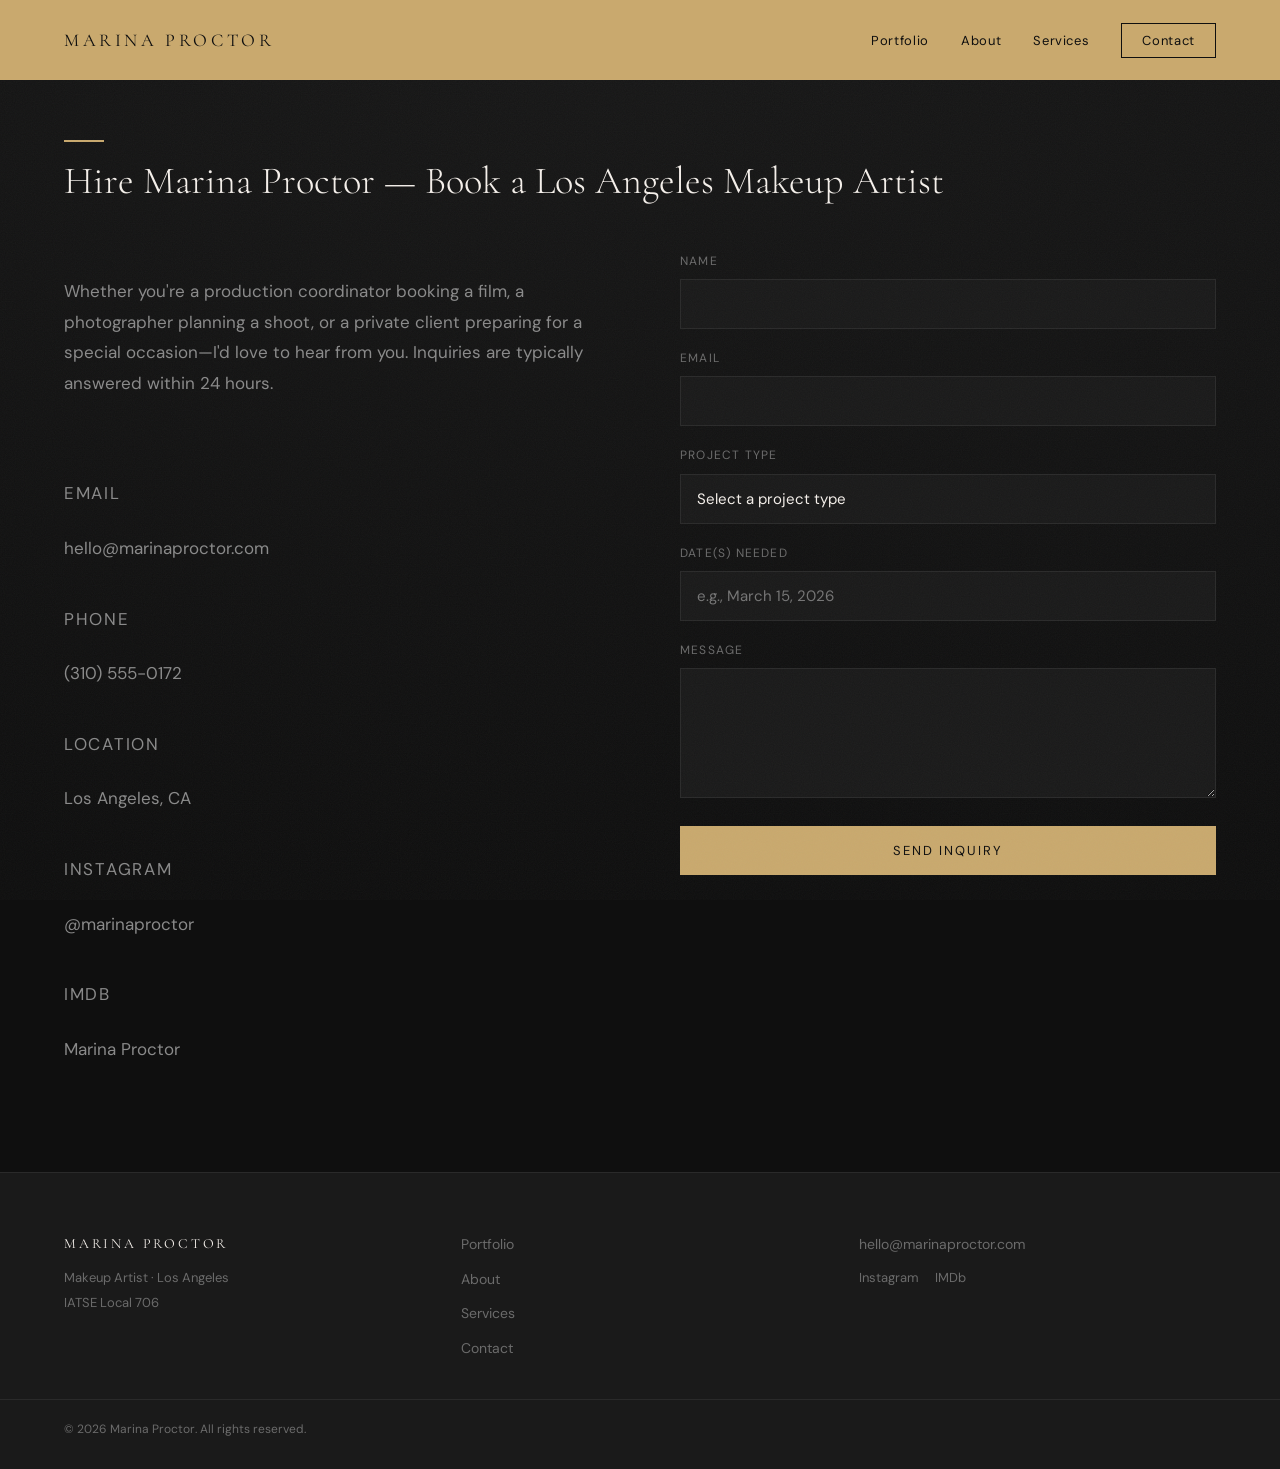
<file: contact.html>
<!DOCTYPE html>
<html lang="en">
<head>
  <meta charset="UTF-8">
  <meta name="viewport" content="width=device-width, initial-scale=1.0">
  <title>Hire Marina Proctor | Book a Los Angeles Makeup Artist for Film, TV, Events &amp; Headshots</title>
  <meta name="description" content="Get in touch with Marina Proctor to book makeup services for your next production, event, or session in Los Angeles. Typically responds within 24 hours.">
  <link rel="canonical" href="https://www.marinaproctor.com/contact.html">
  <meta name="author" content="Marina Proctor">
  <meta name="theme-color" content="#0F0F0F">
  <meta name="geo.region" content="US-CA">
  <meta name="geo.placename" content="Los Angeles">
  <meta name="geo.position" content="34.0522;-118.2437">
  <meta name="ICBM" content="34.0522, -118.2437">
  <meta property="og:type" content="website">
  <meta property="og:site_name" content="Marina Proctor — Makeup Artist">
  <meta property="og:title" content="Hire Marina Proctor | Book a Los Angeles Makeup Artist for Film, TV, Events &amp; Headshots">
  <meta property="og:description" content="Get in touch with Marina Proctor to book makeup services for your next production, event, or session in Los Angeles. Typically responds within 24 hours.">
  <meta property="og:image" content="https://www.marinaproctor.com/images/og-image.jpg">
  <meta property="og:url" content="https://www.marinaproctor.com/contact.html">
  <meta name="twitter:card" content="summary_large_image">
  <meta name="twitter:title" content="Hire Marina Proctor | Book a Los Angeles Makeup Artist for Film, TV, Events &amp; Headshots">
  <meta name="twitter:description" content="Get in touch with Marina Proctor to book makeup services for your next production, event, or session in Los Angeles. Typically responds within 24 hours.">
  <meta name="twitter:image" content="https://www.marinaproctor.com/images/og-image.jpg">
  <link rel="preconnect" href="https://fonts.googleapis.com">
  <link rel="preconnect" href="https://fonts.gstatic.com" crossorigin>
  <link href="https://fonts.googleapis.com/css2?family=Cormorant+Garamond:ital,wght@0,300;0,400;0,500;0,600;0,700;1,400;1,500&family=DM+Sans:wght@300;400;500;600&display=swap" rel="stylesheet">
  <link rel="stylesheet" href="css/styles.css">
</head>
<body>

  <!-- Navigation -->
  <nav class="navbar navbar-solid" id="navbar">
    <div class="navbar-inner">
      <a href="index.html" class="navbar-logo">Marina Proctor</a>
      <ul class="navbar-links" id="navLinks">
        <li><a href="portfolio.html">Portfolio</a></li>
        <li><a href="about.html">About</a></li>
        <li><a href="services.html">Services</a></li>
        <li><a href="contact.html" class="nav-cta active">Contact</a></li>
      </ul>
      <button class="hamburger" id="hamburger" aria-label="Menu">
        <span></span>
        <span></span>
        <span></span>
      </button>
    </div>
  </nav>

  <main>

    <!-- Contact Section -->
    <section class="contact-section">
      <div class="container">
        <div class="section-heading">
          <h1>Hire Marina Proctor — Book a Los Angeles Makeup Artist</h1>
        </div>

        <div class="contact-grid">

          <!-- Left Column -->
          <div class="contact-intro reveal">
            <p>Whether you're a production coordinator booking a film, a photographer planning a shoot, or a private client preparing for a special occasion—I'd love to hear from you. Inquiries are typically answered within 24 hours.</p>

            <div class="contact-details">
              <div class="contact-detail-item">
                <p class="contact-detail-label">Email</p>
                <p class="contact-detail-value"><a href="mailto:hello@marinaproctor.com">hello@marinaproctor.com</a></p>
              </div>
              <div class="contact-detail-item">
                <p class="contact-detail-label">Phone</p>
                <p class="contact-detail-value">(310) 555-0172</p>
              </div>
              <div class="contact-detail-item">
                <p class="contact-detail-label">Location</p>
                <p class="contact-detail-value">Los Angeles, CA</p>
              </div>
              <div class="contact-detail-item">
                <p class="contact-detail-label">Instagram</p>
                <p class="contact-detail-value"><a href="#">@marinaproctor</a></p>
              </div>
              <div class="contact-detail-item">
                <p class="contact-detail-label">IMDb</p>
                <p class="contact-detail-value"><a href="#">Marina Proctor</a></p>
              </div>
            </div>
          </div>

          <!-- Right Column — Form -->
          <div class="contact-form-wrapper reveal">
            <form class="contact-form" id="contactForm">
              <label for="name">Name</label>
              <input type="text" id="name" name="name" required>

              <label for="email">Email</label>
              <input type="email" id="email" name="email" required>

              <label for="projectType">Project Type</label>
              <select id="projectType" name="projectType">
                <option value="" disabled selected>Select a project type</option>
                <option value="film-tv">Film/TV</option>
                <option value="commercial">Commercial</option>
                <option value="editorial">Editorial</option>
                <option value="red-carpet">Red Carpet/Event</option>
                <option value="private">Private Client</option>
                <option value="audition">Audition/Headshot</option>
                <option value="other">Other</option>
              </select>

              <label for="dates">Date(s) Needed</label>
              <input type="text" id="dates" name="dates" placeholder="e.g., March 15, 2026">

              <label for="message">Message</label>
              <textarea id="message" name="message" rows="5"></textarea>

              <button type="submit" class="btn-submit">Send Inquiry</button>

              <div class="form-success" id="formSuccess">
                Thank you for your inquiry. I'll be in touch soon.
              </div>
            </form>
          </div>

        </div>
      </div>
    </section>

  </main>

  <!-- Footer -->
  <footer class="footer">
    <div class="container footer-inner">
      <div class="footer-brand">
        <p class="footer-logo">Marina Proctor</p>
        <p class="footer-tagline">Makeup Artist · Los Angeles</p>
        <p class="footer-union">IATSE Local 706</p>
      </div>
      <div class="footer-links">
        <a href="portfolio.html">Portfolio</a>
        <a href="about.html">About</a>
        <a href="services.html">Services</a>
        <a href="contact.html">Contact</a>
      </div>
      <div class="footer-contact">
        <a href="mailto:hello@marinaproctor.com">hello@marinaproctor.com</a>
        <div class="footer-social">
          <a href="#" aria-label="Instagram">Instagram</a>
          <a href="#" aria-label="IMDb">IMDb</a>
        </div>
      </div>
    </div>
    <div class="container footer-bottom">
      <p>&copy; 2026 Marina Proctor. All rights reserved.</p>
    </div>
  </footer>

  <script src="js/main.js"></script>
</body>
</html>
</file>
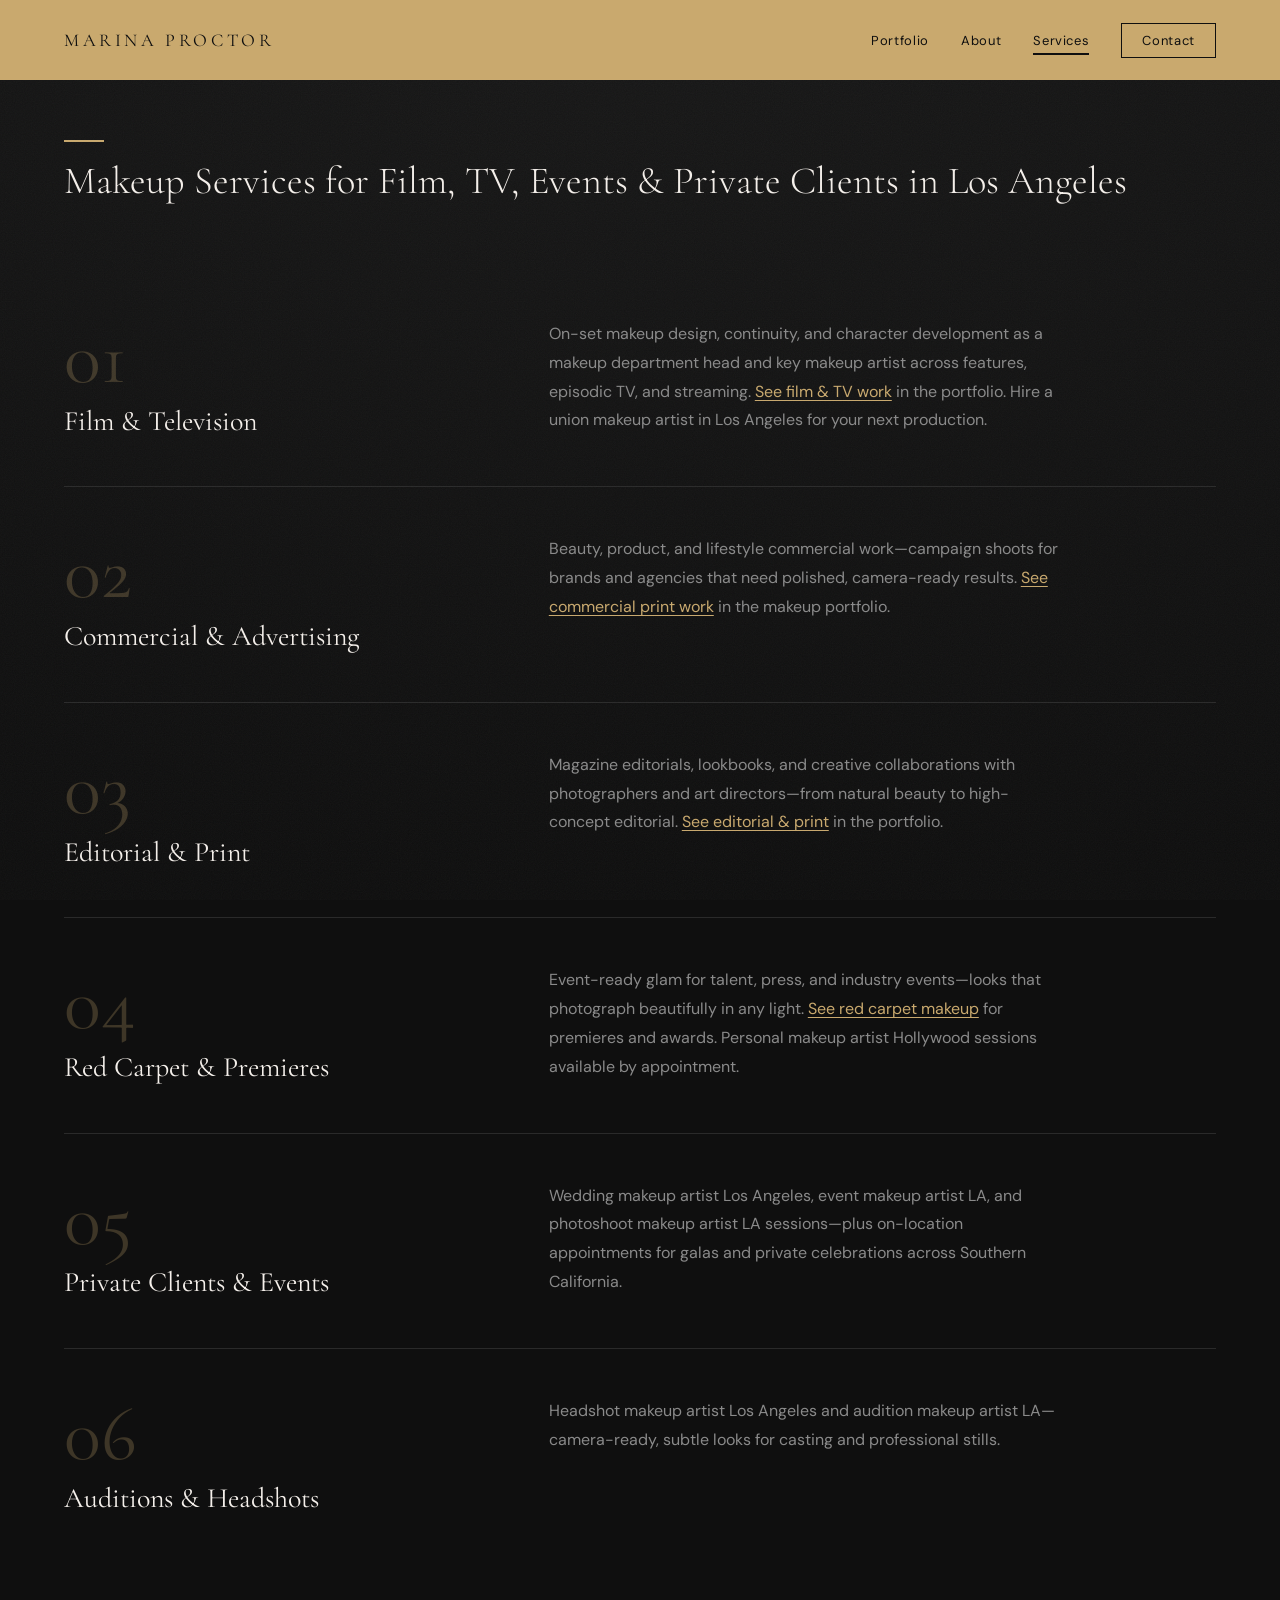
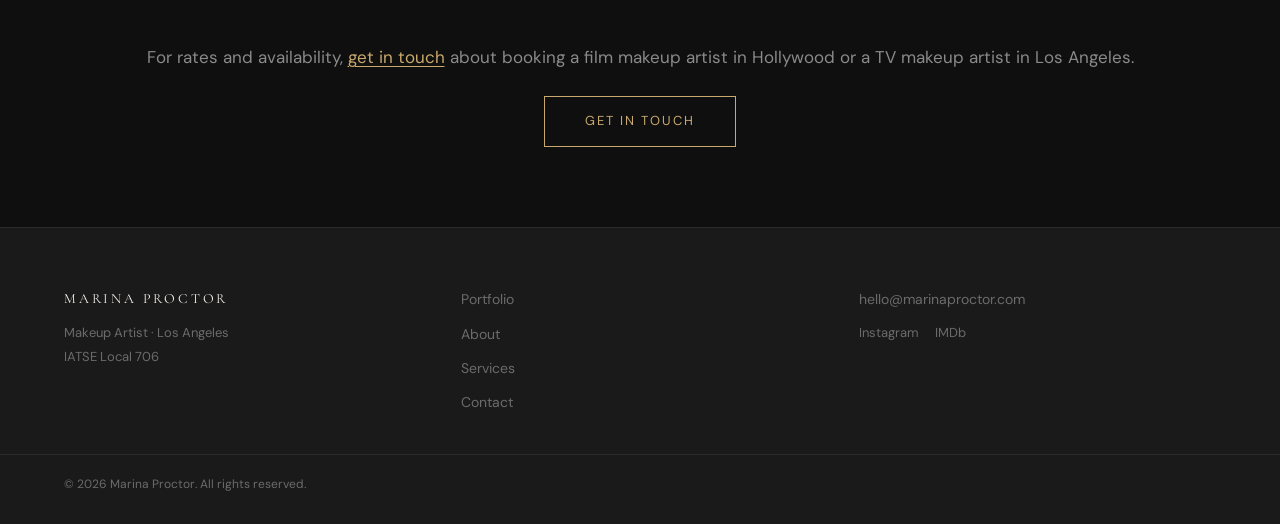
<file: services.html>
<!DOCTYPE html>
<html lang="en">
<head>
  <meta charset="UTF-8">
  <meta name="viewport" content="width=device-width, initial-scale=1.0">
  <title>Makeup Services | Film &amp; TV Key Makeup Artist, Red Carpet, Headshot &amp; Event Makeup | Los Angeles</title>
  <meta name="description" content="Book Marina Proctor for film and TV makeup, audition and headshot prep, red carpet glam, editorial, and private events in Los Angeles and Southern California.">
  <link rel="canonical" href="https://www.marinaproctor.com/services.html">
  <meta name="author" content="Marina Proctor">
  <meta name="theme-color" content="#0F0F0F">
  <meta name="geo.region" content="US-CA">
  <meta name="geo.placename" content="Los Angeles">
  <meta name="geo.position" content="34.0522;-118.2437">
  <meta name="ICBM" content="34.0522, -118.2437">
  <meta property="og:type" content="website">
  <meta property="og:site_name" content="Marina Proctor — Makeup Artist">
  <meta property="og:title" content="Makeup Services | Film &amp; TV Key Makeup Artist, Red Carpet, Headshot &amp; Event Makeup | Los Angeles">
  <meta property="og:description" content="Book Marina Proctor for film and TV makeup, audition and headshot prep, red carpet glam, editorial, and private events in Los Angeles and Southern California.">
  <meta property="og:image" content="https://www.marinaproctor.com/images/og-image.jpg">
  <meta property="og:url" content="https://www.marinaproctor.com/services.html">
  <meta name="twitter:card" content="summary_large_image">
  <meta name="twitter:title" content="Makeup Services | Film &amp; TV Key Makeup Artist, Red Carpet, Headshot &amp; Event Makeup | Los Angeles">
  <meta name="twitter:description" content="Book Marina Proctor for film and TV makeup, audition and headshot prep, red carpet glam, editorial, and private events in Los Angeles and Southern California.">
  <meta name="twitter:image" content="https://www.marinaproctor.com/images/og-image.jpg">
  <link rel="preconnect" href="https://fonts.googleapis.com">
  <link rel="preconnect" href="https://fonts.gstatic.com" crossorigin>
  <link href="https://fonts.googleapis.com/css2?family=Cormorant+Garamond:ital,wght@0,300;0,400;0,500;0,600;0,700;1,400;1,500&family=DM+Sans:wght@300;400;500;600&display=swap" rel="stylesheet">
  <link rel="stylesheet" href="css/styles.css">
</head>
<body>

  <!-- Navigation -->
  <nav class="navbar navbar-solid" id="navbar">
    <div class="navbar-inner">
      <a href="index.html" class="navbar-logo">Marina Proctor</a>
      <ul class="navbar-links" id="navLinks">
        <li><a href="portfolio.html">Portfolio</a></li>
        <li><a href="about.html">About</a></li>
        <li><a href="services.html" class="active">Services</a></li>
        <li><a href="contact.html" class="nav-cta">Contact</a></li>
      </ul>
      <button class="hamburger" id="hamburger" aria-label="Menu">
        <span></span>
        <span></span>
        <span></span>
      </button>
    </div>
  </nav>

  <main>

    <!-- Services Header -->
    <section class="services-header">
      <div class="container">
        <div class="section-heading">
          <h1>Makeup Services for Film, TV, Events &amp; Private Clients in Los Angeles</h1>
        </div>
      </div>
    </section>

    <!-- Service Listings -->
    <section class="services-list">
      <div class="container">

        <div class="service-item reveal">
          <div class="service-grid">
            <div class="service-info">
              <span class="service-number">01</span>
              <h2 class="service-title">Film &amp; Television</h2>
            </div>
            <p class="service-description">On-set makeup design, continuity, and character development as a makeup department head and key makeup artist across features, episodic TV, and streaming. <a href="portfolio.html">See film &amp; TV work</a> in the portfolio. Hire a union makeup artist in Los Angeles for your next production.</p>
          </div>
        </div>

        <div class="service-item reveal">
          <div class="service-grid">
            <div class="service-info">
              <span class="service-number">02</span>
              <h2 class="service-title">Commercial &amp; Advertising</h2>
            </div>
            <p class="service-description">Beauty, product, and lifestyle commercial work—campaign shoots for brands and agencies that need polished, camera-ready results. <a href="portfolio.html">See commercial print work</a> in the makeup portfolio.</p>
          </div>
        </div>

        <div class="service-item reveal">
          <div class="service-grid">
            <div class="service-info">
              <span class="service-number">03</span>
              <h2 class="service-title">Editorial &amp; Print</h2>
            </div>
            <p class="service-description">Magazine editorials, lookbooks, and creative collaborations with photographers and art directors—from natural beauty to high-concept editorial. <a href="portfolio.html">See editorial &amp; print</a> in the portfolio.</p>
          </div>
        </div>

        <div class="service-item reveal">
          <div class="service-grid">
            <div class="service-info">
              <span class="service-number">04</span>
              <h2 class="service-title">Red Carpet &amp; Premieres</h2>
            </div>
            <p class="service-description">Event-ready glam for talent, press, and industry events—looks that photograph beautifully in any light. <a href="portfolio.html">See red carpet makeup</a> for premieres and awards. Personal makeup artist Hollywood sessions available by appointment.</p>
          </div>
        </div>

        <div class="service-item reveal">
          <div class="service-grid">
            <div class="service-info">
              <span class="service-number">05</span>
              <h2 class="service-title">Private Clients &amp; Events</h2>
            </div>
            <p class="service-description">Wedding makeup artist Los Angeles, event makeup artist LA, and photoshoot makeup artist LA sessions—plus on-location appointments for galas and private celebrations across Southern California.</p>
          </div>
        </div>

        <div class="service-item reveal">
          <div class="service-grid">
            <div class="service-info">
              <span class="service-number">06</span>
              <h2 class="service-title">Auditions &amp; Headshots</h2>
            </div>
            <p class="service-description">Headshot makeup artist Los Angeles and audition makeup artist LA—camera-ready, subtle looks for casting and professional stills.</p>
          </div>
        </div>

      </div>
    </section>

    <!-- CTA -->
    <section class="services-cta">
      <div class="container">
        <p>For rates and availability, <a href="contact.html">get in touch</a> about booking a film makeup artist in Hollywood or a TV makeup artist in Los Angeles.</p>
        <a href="contact.html" class="btn-outline">Get in Touch</a>
      </div>
    </section>

  </main>

  <!-- Footer -->
  <footer class="footer">
    <div class="container footer-inner">
      <div class="footer-brand">
        <p class="footer-logo">Marina Proctor</p>
        <p class="footer-tagline">Makeup Artist · Los Angeles</p>
        <p class="footer-union">IATSE Local 706</p>
      </div>
      <div class="footer-links">
        <a href="portfolio.html">Portfolio</a>
        <a href="about.html">About</a>
        <a href="services.html">Services</a>
        <a href="contact.html">Contact</a>
      </div>
      <div class="footer-contact">
        <a href="mailto:hello@marinaproctor.com">hello@marinaproctor.com</a>
        <div class="footer-social">
          <a href="#" aria-label="Instagram">Instagram</a>
          <a href="#" aria-label="IMDb">IMDb</a>
        </div>
      </div>
    </div>
    <div class="container footer-bottom">
      <p>&copy; 2026 Marina Proctor. All rights reserved.</p>
    </div>
  </footer>

  <script src="js/main.js"></script>
</body>
</html>
</file>
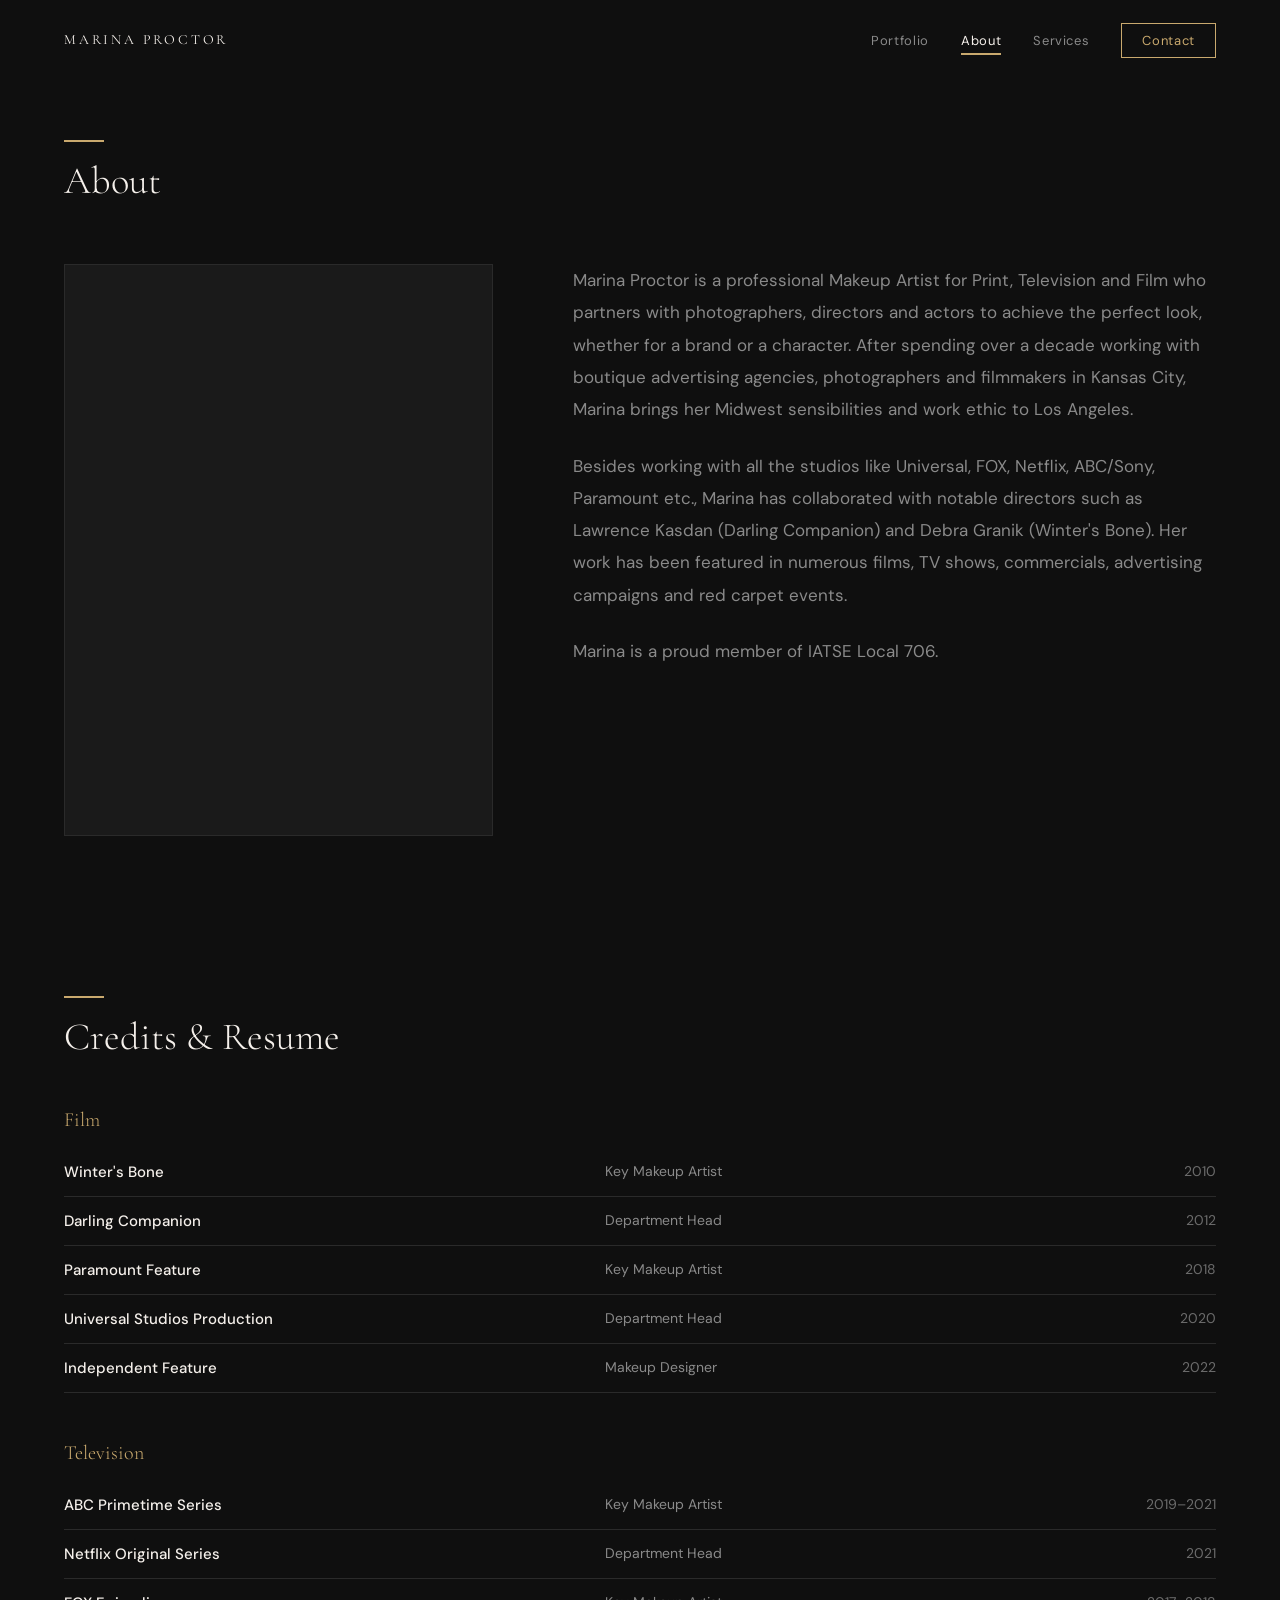
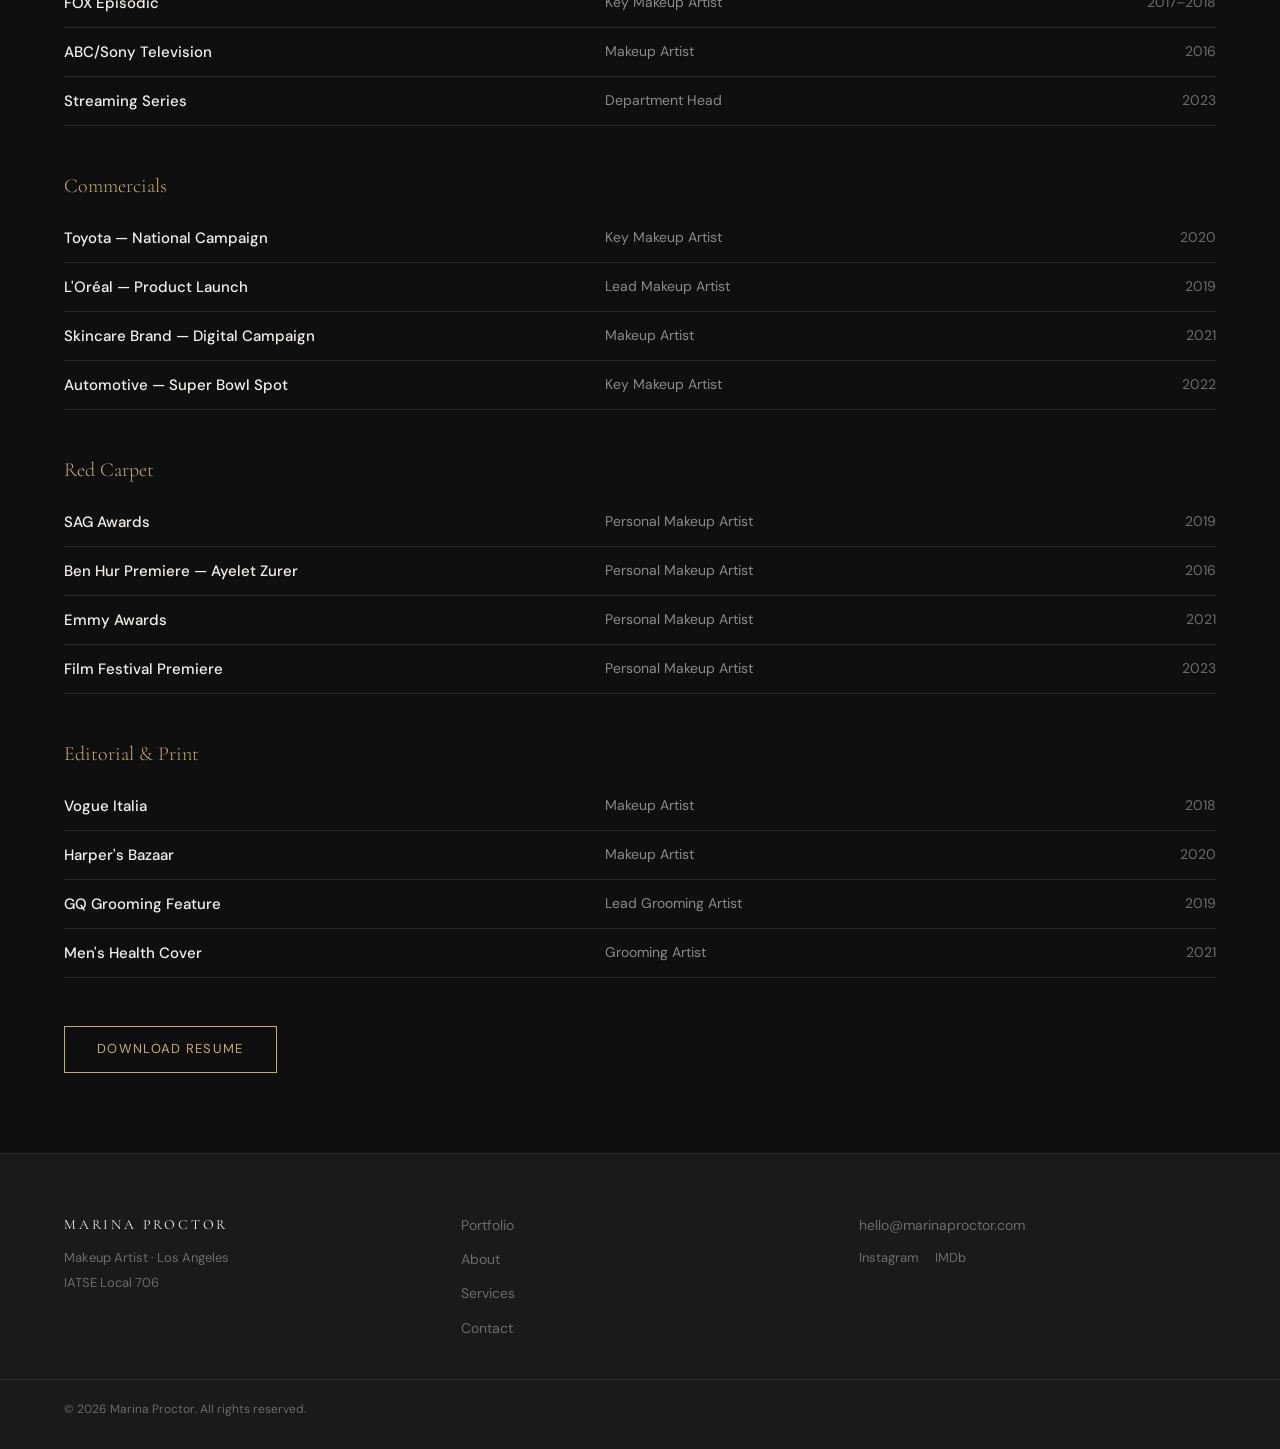
<file: marina-proctor-site/about.html>
<!DOCTYPE html>
<html lang="en">
<head>
  <meta charset="UTF-8">
  <meta name="viewport" content="width=device-width, initial-scale=1.0">
  <title>About — Marina Proctor</title>
  <meta name="description" content="About Marina Proctor — professional makeup artist for film, television, and editorial. IATSE Local 706 member based in Los Angeles.">
  <link rel="preconnect" href="https://fonts.googleapis.com">
  <link rel="preconnect" href="https://fonts.gstatic.com" crossorigin>
  <link href="https://fonts.googleapis.com/css2?family=Cormorant+Garamond:ital,wght@0,300;0,400;0,500;0,600;0,700;1,400;1,500&family=DM+Sans:wght@300;400;500;600&display=swap" rel="stylesheet">
  <link rel="stylesheet" href="css/styles.css">
</head>
<body>

  <!-- Navigation -->
  <nav class="navbar" id="navbar">
    <div class="container navbar-inner">
      <a href="index.html" class="navbar-logo">Marina Proctor</a>
      <ul class="navbar-links" id="navLinks">
        <li><a href="portfolio.html">Portfolio</a></li>
        <li><a href="about.html" class="active">About</a></li>
        <li><a href="services.html">Services</a></li>
        <li><a href="contact.html" class="nav-cta">Contact</a></li>
      </ul>
      <button class="hamburger" id="hamburger" aria-label="Menu">
        <span></span>
        <span></span>
        <span></span>
      </button>
    </div>
  </nav>

  <main>

    <!-- About Header & Bio -->
    <section class="about-header">
      <div class="container">
        <div class="section-heading">
          <h2>About</h2>
        </div>
      </div>
    </section>

    <section class="about-bio">
      <div class="container">
        <div class="about-bio-grid">
          <div class="about-portrait reveal"></div>
          <div class="about-text reveal">
            <p>Marina Proctor is a professional Makeup Artist for Print, Television and Film who partners with photographers, directors and actors to achieve the perfect look, whether for a brand or a character. After spending over a decade working with boutique advertising agencies, photographers and filmmakers in Kansas City, Marina brings her Midwest sensibilities and work ethic to Los Angeles.</p>
            <p>Besides working with all the studios like Universal, FOX, Netflix, ABC/Sony, Paramount etc., Marina has collaborated with notable directors such as Lawrence Kasdan (Darling Companion) and Debra Granik (Winter's Bone). Her work has been featured in numerous films, TV shows, commercials, advertising campaigns and red carpet events.</p>
            <p>Marina is a proud member of IATSE Local 706.</p>
          </div>
        </div>
      </div>
    </section>

    <!-- Credits & Resume -->
    <section class="credits-section">
      <div class="container">
        <div class="section-heading reveal">
          <h2>Credits &amp; Resume</h2>
        </div>

        <!-- Film -->
        <h3 class="credit-category reveal">Film</h3>

        <div class="credit-row reveal">
          <span class="credit-project">Winter's Bone</span>
          <span class="credit-role">Key Makeup Artist</span>
          <span class="credit-year">2010</span>
        </div>
        <div class="credit-row reveal">
          <span class="credit-project">Darling Companion</span>
          <span class="credit-role">Department Head</span>
          <span class="credit-year">2012</span>
        </div>
        <div class="credit-row reveal">
          <span class="credit-project">Paramount Feature</span>
          <span class="credit-role">Key Makeup Artist</span>
          <span class="credit-year">2018</span>
        </div>
        <div class="credit-row reveal">
          <span class="credit-project">Universal Studios Production</span>
          <span class="credit-role">Department Head</span>
          <span class="credit-year">2020</span>
        </div>
        <div class="credit-row reveal">
          <span class="credit-project">Independent Feature</span>
          <span class="credit-role">Makeup Designer</span>
          <span class="credit-year">2022</span>
        </div>

        <!-- Television -->
        <h3 class="credit-category reveal">Television</h3>

        <div class="credit-row reveal">
          <span class="credit-project">ABC Primetime Series</span>
          <span class="credit-role">Key Makeup Artist</span>
          <span class="credit-year">2019–2021</span>
        </div>
        <div class="credit-row reveal">
          <span class="credit-project">Netflix Original Series</span>
          <span class="credit-role">Department Head</span>
          <span class="credit-year">2021</span>
        </div>
        <div class="credit-row reveal">
          <span class="credit-project">FOX Episodic</span>
          <span class="credit-role">Key Makeup Artist</span>
          <span class="credit-year">2017–2018</span>
        </div>
        <div class="credit-row reveal">
          <span class="credit-project">ABC/Sony Television</span>
          <span class="credit-role">Makeup Artist</span>
          <span class="credit-year">2016</span>
        </div>
        <div class="credit-row reveal">
          <span class="credit-project">Streaming Series</span>
          <span class="credit-role">Department Head</span>
          <span class="credit-year">2023</span>
        </div>

        <!-- Commercials -->
        <h3 class="credit-category reveal">Commercials</h3>

        <div class="credit-row reveal">
          <span class="credit-project">Toyota — National Campaign</span>
          <span class="credit-role">Key Makeup Artist</span>
          <span class="credit-year">2020</span>
        </div>
        <div class="credit-row reveal">
          <span class="credit-project">L'Oréal — Product Launch</span>
          <span class="credit-role">Lead Makeup Artist</span>
          <span class="credit-year">2019</span>
        </div>
        <div class="credit-row reveal">
          <span class="credit-project">Skincare Brand — Digital Campaign</span>
          <span class="credit-role">Makeup Artist</span>
          <span class="credit-year">2021</span>
        </div>
        <div class="credit-row reveal">
          <span class="credit-project">Automotive — Super Bowl Spot</span>
          <span class="credit-role">Key Makeup Artist</span>
          <span class="credit-year">2022</span>
        </div>

        <!-- Red Carpet -->
        <h3 class="credit-category reveal">Red Carpet</h3>

        <div class="credit-row reveal">
          <span class="credit-project">SAG Awards</span>
          <span class="credit-role">Personal Makeup Artist</span>
          <span class="credit-year">2019</span>
        </div>
        <div class="credit-row reveal">
          <span class="credit-project">Ben Hur Premiere — Ayelet Zurer</span>
          <span class="credit-role">Personal Makeup Artist</span>
          <span class="credit-year">2016</span>
        </div>
        <div class="credit-row reveal">
          <span class="credit-project">Emmy Awards</span>
          <span class="credit-role">Personal Makeup Artist</span>
          <span class="credit-year">2021</span>
        </div>
        <div class="credit-row reveal">
          <span class="credit-project">Film Festival Premiere</span>
          <span class="credit-role">Personal Makeup Artist</span>
          <span class="credit-year">2023</span>
        </div>

        <!-- Editorial & Print -->
        <h3 class="credit-category reveal">Editorial &amp; Print</h3>

        <div class="credit-row reveal">
          <span class="credit-project">Vogue Italia</span>
          <span class="credit-role">Makeup Artist</span>
          <span class="credit-year">2018</span>
        </div>
        <div class="credit-row reveal">
          <span class="credit-project">Harper's Bazaar</span>
          <span class="credit-role">Makeup Artist</span>
          <span class="credit-year">2020</span>
        </div>
        <div class="credit-row reveal">
          <span class="credit-project">GQ Grooming Feature</span>
          <span class="credit-role">Lead Grooming Artist</span>
          <span class="credit-year">2019</span>
        </div>
        <div class="credit-row reveal">
          <span class="credit-project">Men's Health Cover</span>
          <span class="credit-role">Grooming Artist</span>
          <span class="credit-year">2021</span>
        </div>

        <a href="#" class="download-resume reveal">Download Resume</a>
      </div>
    </section>

  </main>

  <!-- Footer -->
  <footer class="footer">
    <div class="container footer-inner">
      <div class="footer-brand">
        <p class="footer-logo">Marina Proctor</p>
        <p class="footer-tagline">Makeup Artist · Los Angeles</p>
        <p class="footer-union">IATSE Local 706</p>
      </div>
      <div class="footer-links">
        <a href="portfolio.html">Portfolio</a>
        <a href="about.html">About</a>
        <a href="services.html">Services</a>
        <a href="contact.html">Contact</a>
      </div>
      <div class="footer-contact">
        <a href="mailto:hello@marinaproctor.com">hello@marinaproctor.com</a>
        <div class="footer-social">
          <a href="#" aria-label="Instagram">Instagram</a>
          <a href="#" aria-label="IMDb">IMDb</a>
        </div>
      </div>
    </div>
    <div class="container footer-bottom">
      <p>&copy; 2026 Marina Proctor. All rights reserved.</p>
    </div>
  </footer>

  <script src="js/main.js"></script>
</body>
</html>
</file>
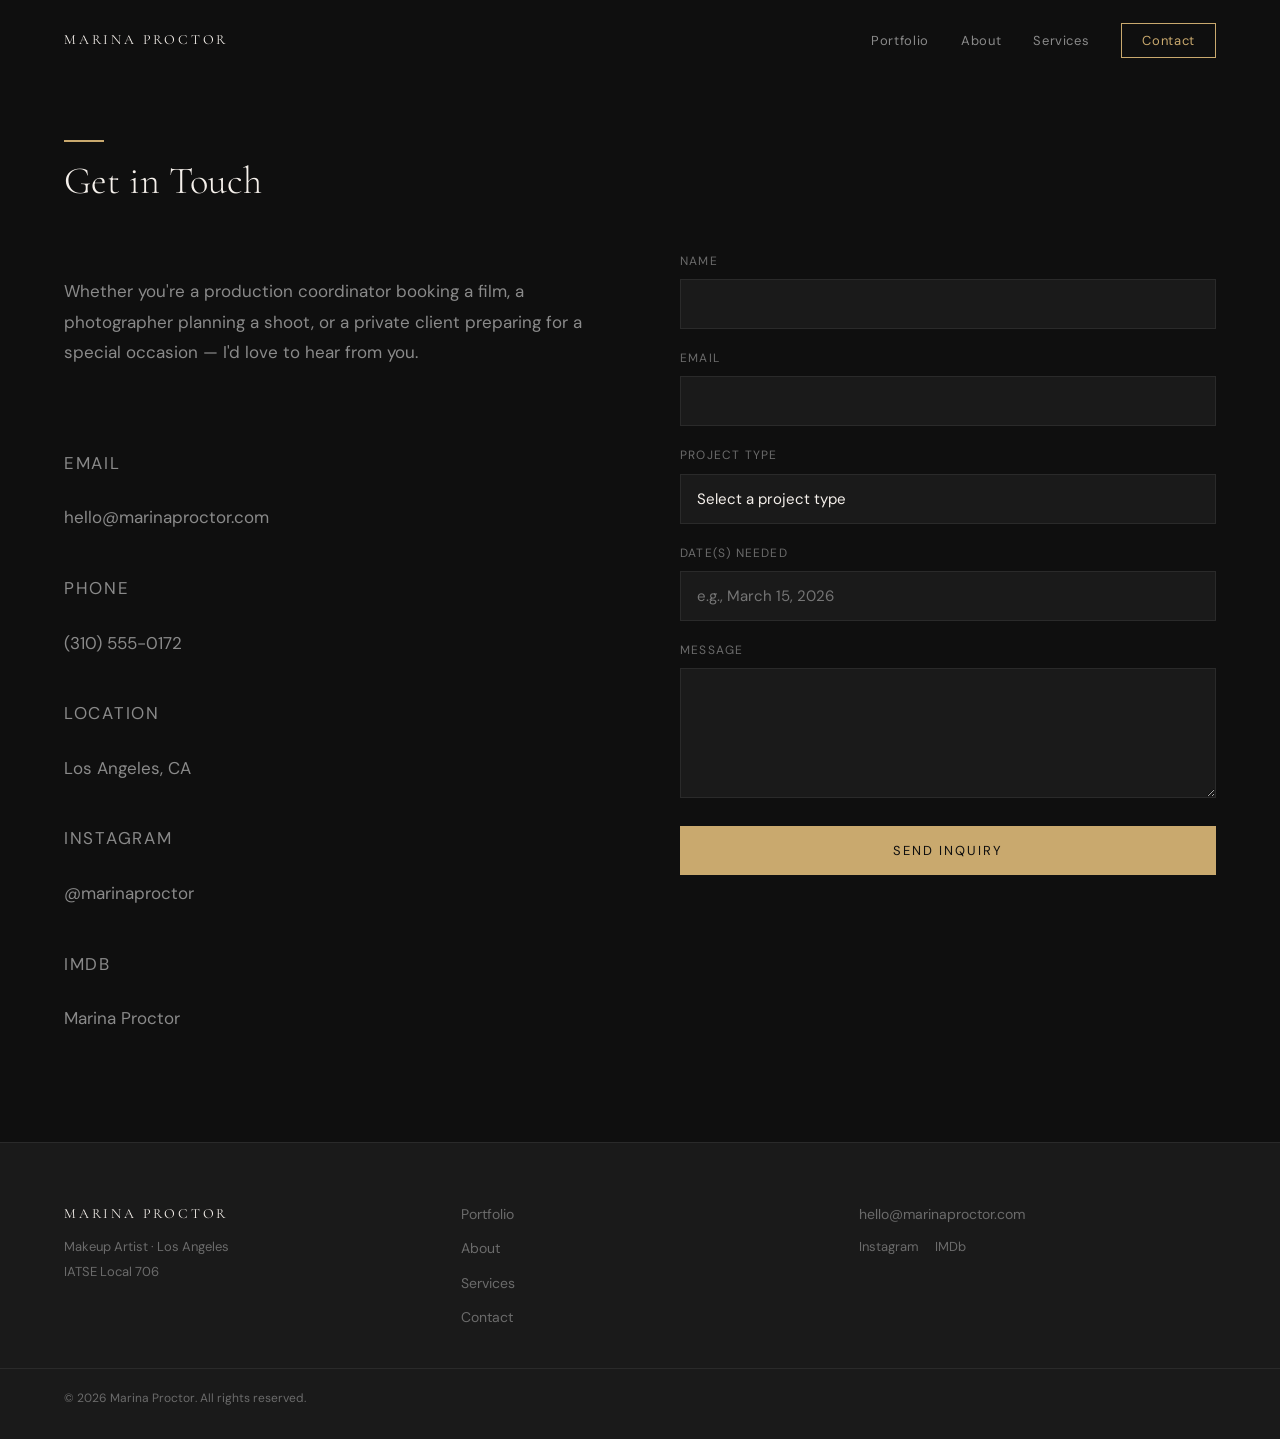
<file: marina-proctor-site/contact.html>
<!DOCTYPE html>
<html lang="en">
<head>
  <meta charset="UTF-8">
  <meta name="viewport" content="width=device-width, initial-scale=1.0">
  <title>Contact — Marina Proctor</title>
  <meta name="description" content="Contact Marina Proctor for makeup artistry bookings — film, television, commercial, editorial, and private clients in Los Angeles.">
  <link rel="preconnect" href="https://fonts.googleapis.com">
  <link rel="preconnect" href="https://fonts.gstatic.com" crossorigin>
  <link href="https://fonts.googleapis.com/css2?family=Cormorant+Garamond:ital,wght@0,300;0,400;0,500;0,600;0,700;1,400;1,500&family=DM+Sans:wght@300;400;500;600&display=swap" rel="stylesheet">
  <link rel="stylesheet" href="css/styles.css">
</head>
<body>

  <!-- Navigation -->
  <nav class="navbar" id="navbar">
    <div class="container navbar-inner">
      <a href="index.html" class="navbar-logo">Marina Proctor</a>
      <ul class="navbar-links" id="navLinks">
        <li><a href="portfolio.html">Portfolio</a></li>
        <li><a href="about.html">About</a></li>
        <li><a href="services.html">Services</a></li>
        <li><a href="contact.html" class="nav-cta active">Contact</a></li>
      </ul>
      <button class="hamburger" id="hamburger" aria-label="Menu">
        <span></span>
        <span></span>
        <span></span>
      </button>
    </div>
  </nav>

  <main>

    <!-- Contact Section -->
    <section class="contact-section">
      <div class="container">
        <div class="section-heading">
          <h2>Get in Touch</h2>
        </div>

        <div class="contact-grid">

          <!-- Left Column -->
          <div class="contact-intro reveal">
            <p>Whether you're a production coordinator booking a film, a photographer planning a shoot, or a private client preparing for a special occasion — I'd love to hear from you.</p>

            <div class="contact-details">
              <div class="contact-detail-item">
                <p class="contact-detail-label">Email</p>
                <p class="contact-detail-value"><a href="mailto:hello@marinaproctor.com">hello@marinaproctor.com</a></p>
              </div>
              <div class="contact-detail-item">
                <p class="contact-detail-label">Phone</p>
                <p class="contact-detail-value">(310) 555-0172</p>
              </div>
              <div class="contact-detail-item">
                <p class="contact-detail-label">Location</p>
                <p class="contact-detail-value">Los Angeles, CA</p>
              </div>
              <div class="contact-detail-item">
                <p class="contact-detail-label">Instagram</p>
                <p class="contact-detail-value"><a href="#">@marinaproctor</a></p>
              </div>
              <div class="contact-detail-item">
                <p class="contact-detail-label">IMDb</p>
                <p class="contact-detail-value"><a href="#">Marina Proctor</a></p>
              </div>
            </div>
          </div>

          <!-- Right Column — Form -->
          <div class="contact-form-wrapper reveal">
            <form class="contact-form" id="contactForm">
              <label for="name">Name</label>
              <input type="text" id="name" name="name" required>

              <label for="email">Email</label>
              <input type="email" id="email" name="email" required>

              <label for="projectType">Project Type</label>
              <select id="projectType" name="projectType">
                <option value="" disabled selected>Select a project type</option>
                <option value="film-tv">Film/TV</option>
                <option value="commercial">Commercial</option>
                <option value="editorial">Editorial</option>
                <option value="red-carpet">Red Carpet/Event</option>
                <option value="private">Private Client</option>
                <option value="audition">Audition/Headshot</option>
                <option value="other">Other</option>
              </select>

              <label for="dates">Date(s) Needed</label>
              <input type="text" id="dates" name="dates" placeholder="e.g., March 15, 2026">

              <label for="message">Message</label>
              <textarea id="message" name="message" rows="5"></textarea>

              <button type="submit" class="btn-submit">Send Inquiry</button>

              <div class="form-success" id="formSuccess">
                Thank you for your inquiry. I'll be in touch soon.
              </div>
            </form>
          </div>

        </div>
      </div>
    </section>

  </main>

  <!-- Footer -->
  <footer class="footer">
    <div class="container footer-inner">
      <div class="footer-brand">
        <p class="footer-logo">Marina Proctor</p>
        <p class="footer-tagline">Makeup Artist · Los Angeles</p>
        <p class="footer-union">IATSE Local 706</p>
      </div>
      <div class="footer-links">
        <a href="portfolio.html">Portfolio</a>
        <a href="about.html">About</a>
        <a href="services.html">Services</a>
        <a href="contact.html">Contact</a>
      </div>
      <div class="footer-contact">
        <a href="mailto:hello@marinaproctor.com">hello@marinaproctor.com</a>
        <div class="footer-social">
          <a href="#" aria-label="Instagram">Instagram</a>
          <a href="#" aria-label="IMDb">IMDb</a>
        </div>
      </div>
    </div>
    <div class="container footer-bottom">
      <p>&copy; 2026 Marina Proctor. All rights reserved.</p>
    </div>
  </footer>

  <script src="js/main.js"></script>
</body>
</html>
</file>
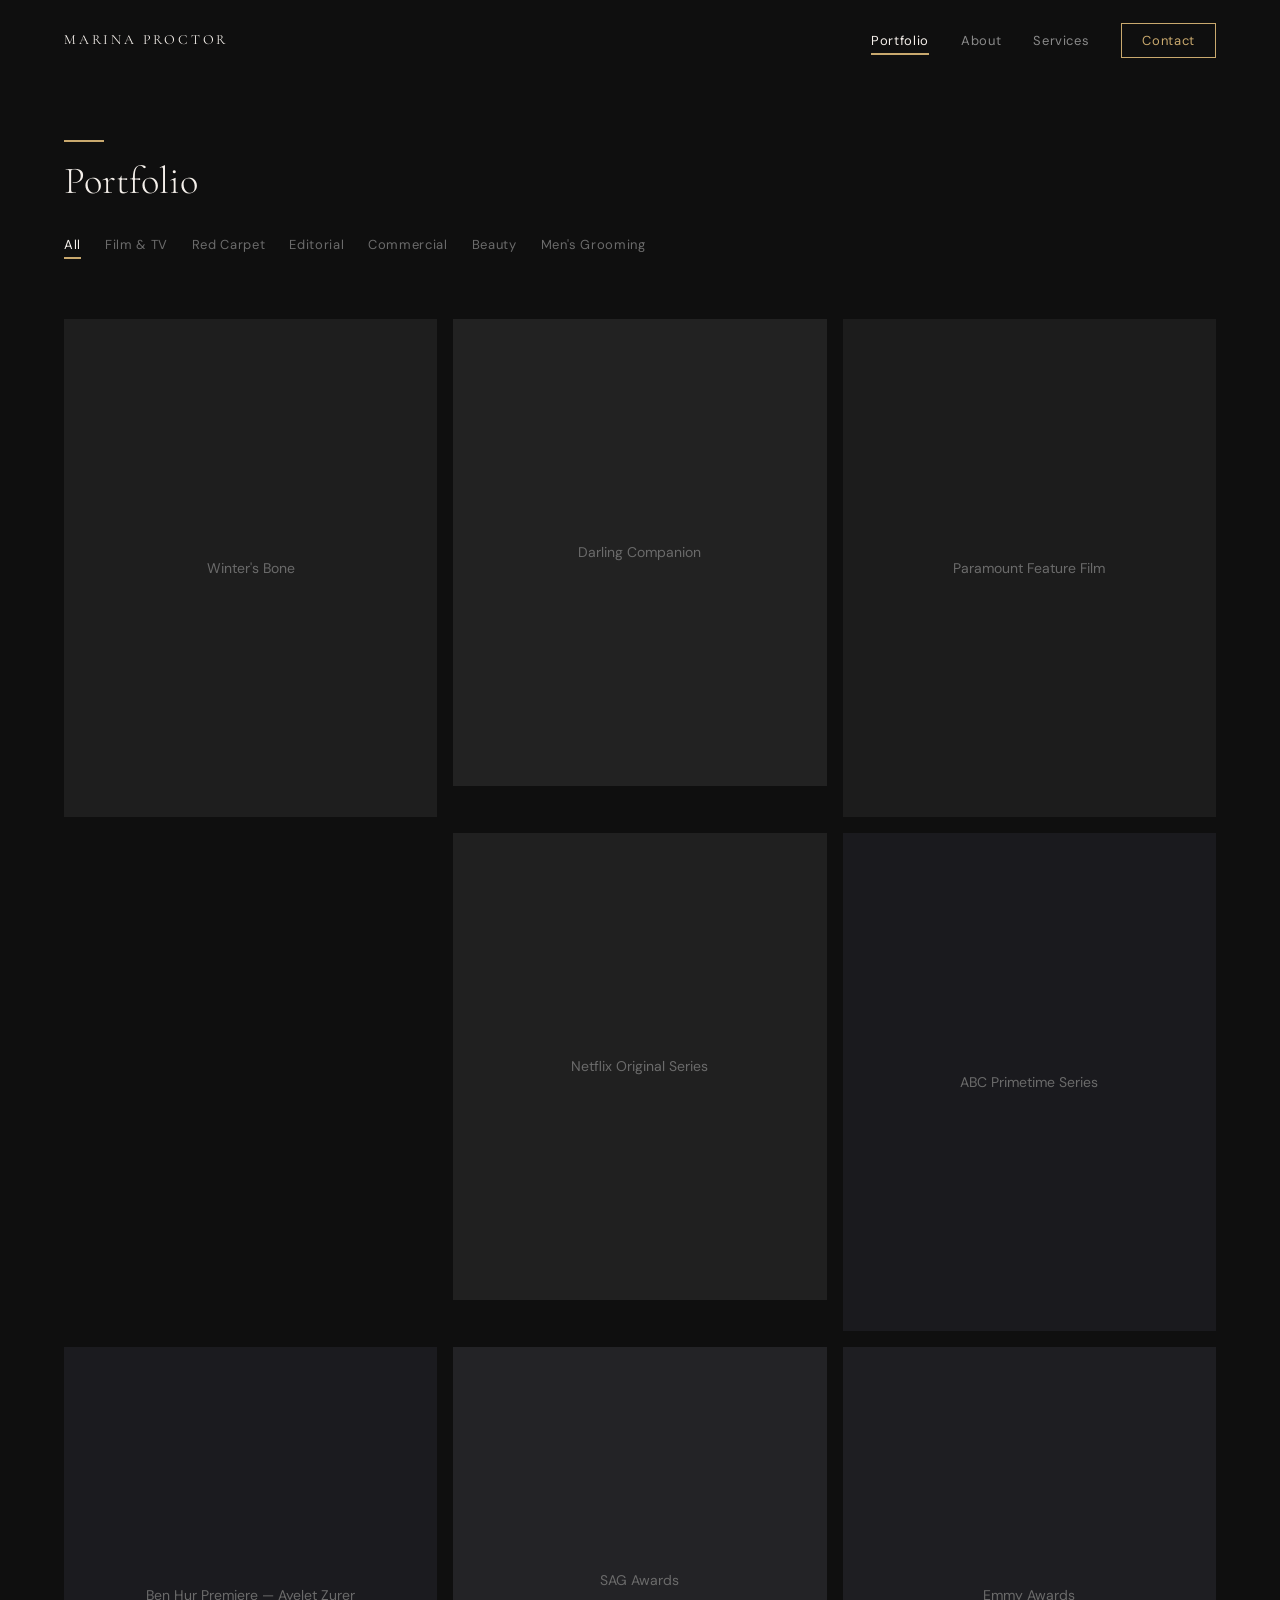
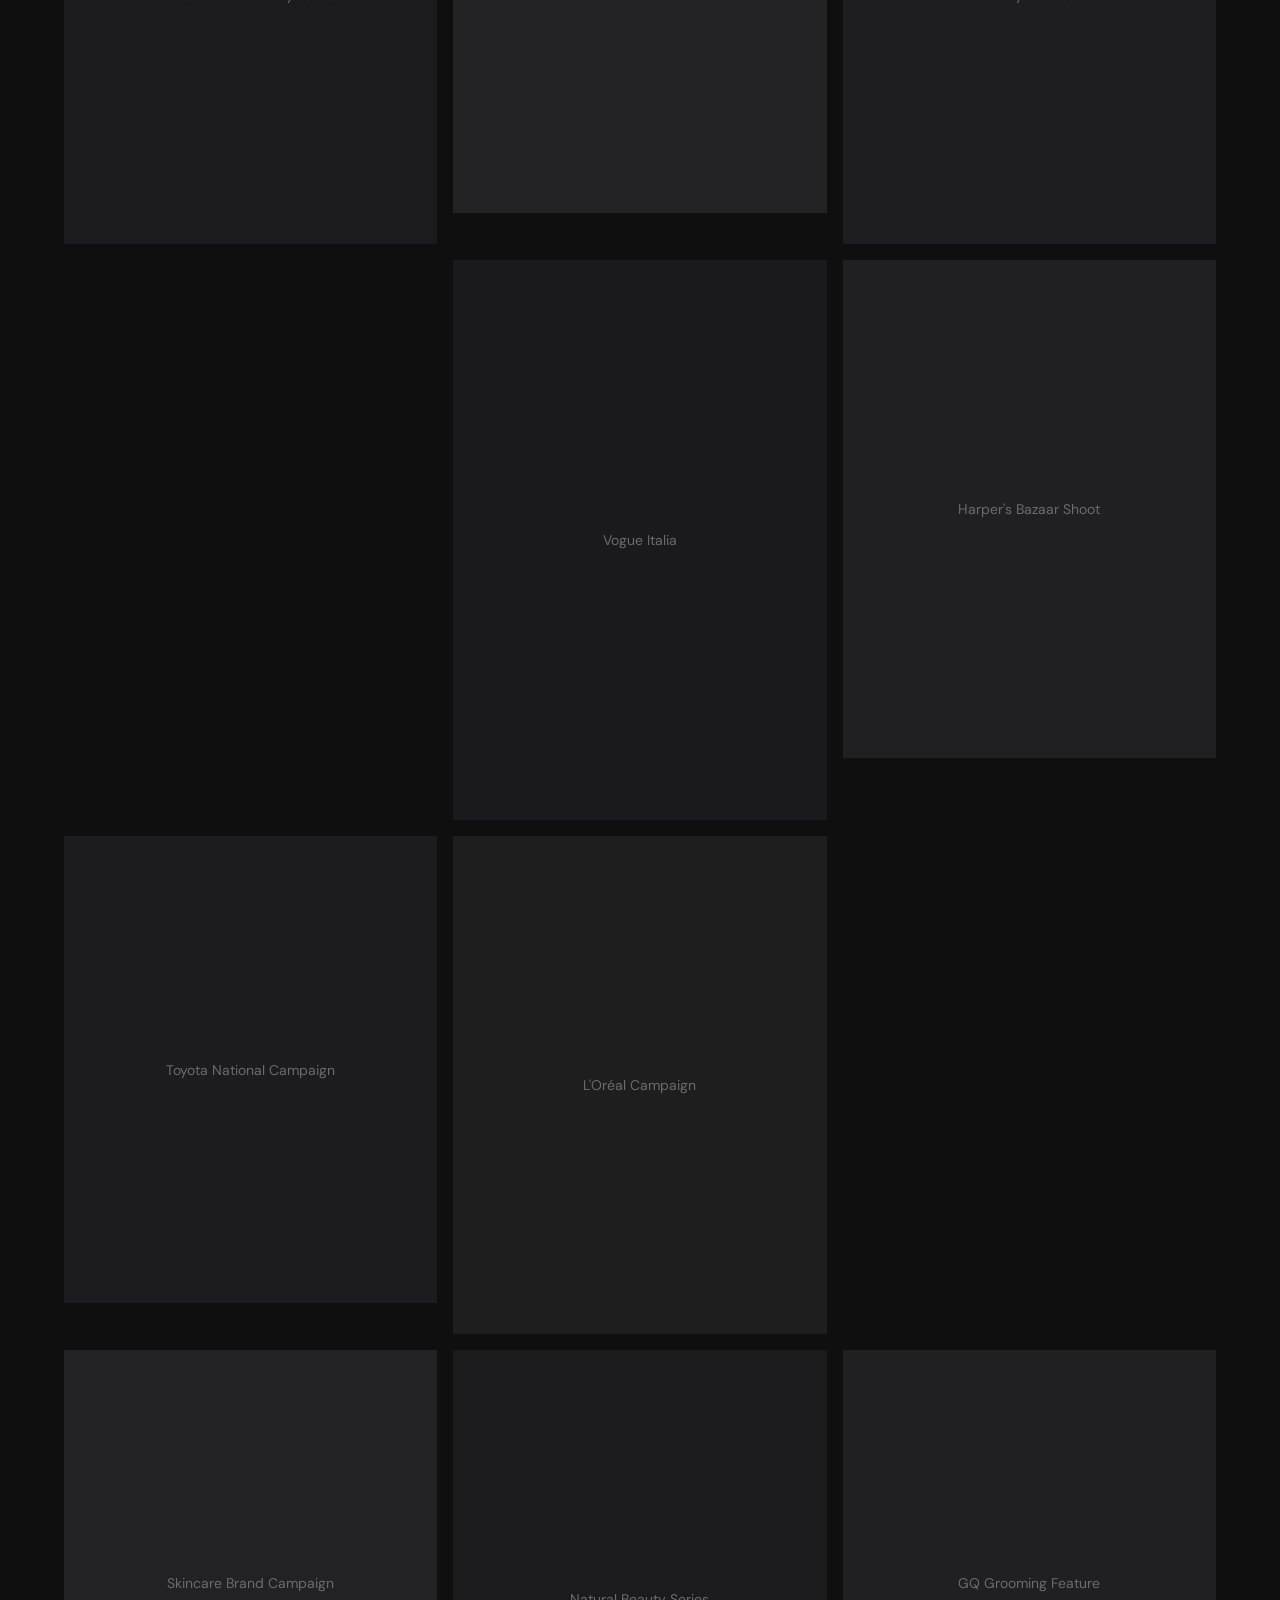
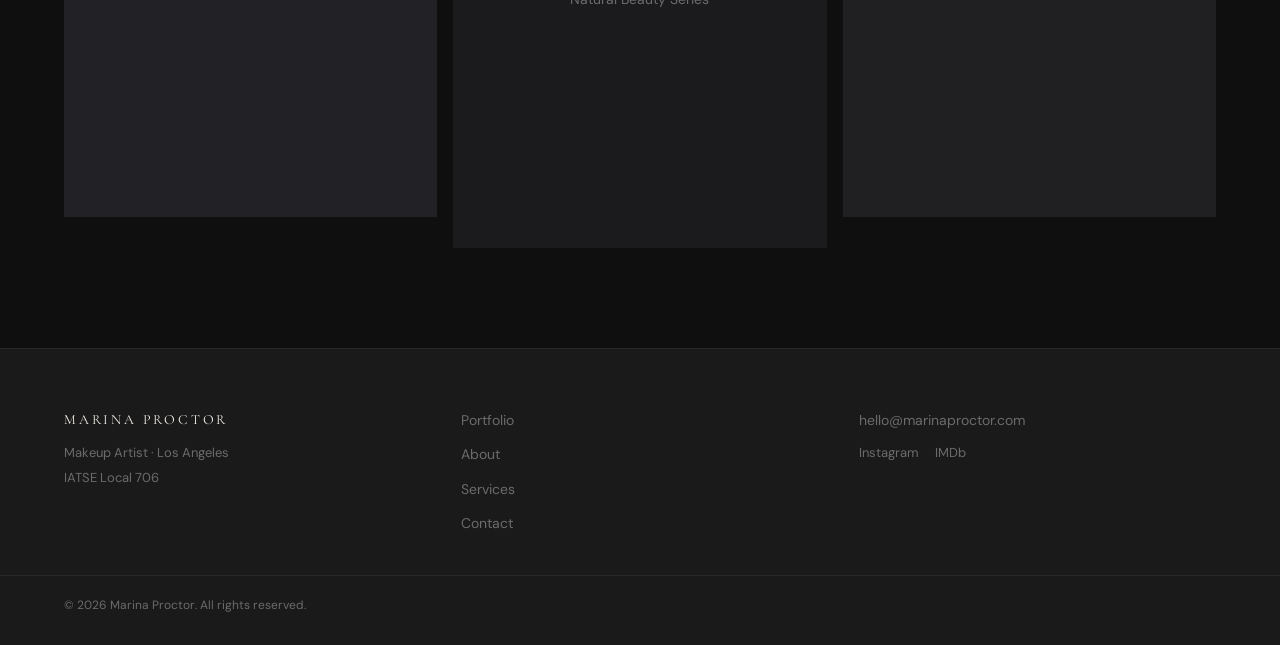
<file: marina-proctor-site/portfolio.html>
<!DOCTYPE html>
<html lang="en">
<head>
  <meta charset="UTF-8">
  <meta name="viewport" content="width=device-width, initial-scale=1.0">
  <title>Portfolio — Marina Proctor</title>
  <meta name="description" content="Portfolio of Marina Proctor — makeup artistry across film, television, red carpet, editorial, commercial, and beauty.">
  <link rel="preconnect" href="https://fonts.googleapis.com">
  <link rel="preconnect" href="https://fonts.gstatic.com" crossorigin>
  <link href="https://fonts.googleapis.com/css2?family=Cormorant+Garamond:ital,wght@0,300;0,400;0,500;0,600;0,700;1,400;1,500&family=DM+Sans:wght@300;400;500;600&display=swap" rel="stylesheet">
  <link rel="stylesheet" href="css/styles.css">
</head>
<body>

  <!-- Navigation -->
  <nav class="navbar" id="navbar">
    <div class="container navbar-inner">
      <a href="index.html" class="navbar-logo">Marina Proctor</a>
      <ul class="navbar-links" id="navLinks">
        <li><a href="portfolio.html" class="active">Portfolio</a></li>
        <li><a href="about.html">About</a></li>
        <li><a href="services.html">Services</a></li>
        <li><a href="contact.html" class="nav-cta">Contact</a></li>
      </ul>
      <button class="hamburger" id="hamburger" aria-label="Menu">
        <span></span>
        <span></span>
        <span></span>
      </button>
    </div>
  </nav>

  <main>

    <!-- Page Header -->
    <section class="portfolio-header">
      <div class="container">
        <div class="section-heading">
          <h2>Portfolio</h2>
        </div>

        <!-- Filter Tabs -->
        <div class="filter-tabs">
          <button class="filter-tab active" data-filter="all">All</button>
          <button class="filter-tab" data-filter="film-tv">Film &amp; TV</button>
          <button class="filter-tab" data-filter="red-carpet">Red Carpet</button>
          <button class="filter-tab" data-filter="editorial">Editorial</button>
          <button class="filter-tab" data-filter="commercial">Commercial</button>
          <button class="filter-tab" data-filter="beauty">Beauty</button>
          <button class="filter-tab" data-filter="mens-grooming">Men's Grooming</button>
        </div>
      </div>
    </section>

    <!-- Portfolio Grid -->
    <section class="portfolio-gallery">
      <div class="container">
        <div class="portfolio-grid">

          <!-- Film & TV -->
          <div class="portfolio-item span-2" data-category="film-tv" data-title="Winter's Bone" data-credit="Dir. Debra Granik — Key Makeup Artist" data-category-label="Film & TV">
            <div class="placeholder" style="aspect-ratio: 3/4; background: #1E1E1E;">Winter's Bone</div>
            <div class="item-overlay">
              <span class="item-title">Winter's Bone</span>
              <span class="item-category">Film &amp; TV</span>
            </div>
          </div>

          <div class="portfolio-item" data-category="film-tv" data-title="Darling Companion" data-credit="Dir. Lawrence Kasdan — Department Head" data-category-label="Film & TV">
            <div class="placeholder" style="aspect-ratio: 4/5; background: #222222;">Darling Companion</div>
            <div class="item-overlay">
              <span class="item-title">Darling Companion</span>
              <span class="item-category">Film &amp; TV</span>
            </div>
          </div>

          <div class="portfolio-item" data-category="film-tv" data-title="Paramount Feature Film" data-credit="Key Makeup Artist" data-category-label="Film & TV">
            <div class="placeholder" style="aspect-ratio: 3/4; background: #1C1C1C;">Paramount Feature Film</div>
            <div class="item-overlay">
              <span class="item-title">Paramount Feature Film</span>
              <span class="item-category">Film &amp; TV</span>
            </div>
          </div>

          <div class="portfolio-item" data-category="film-tv" data-title="Netflix Original Series" data-credit="Department Head" data-category-label="Film & TV">
            <div class="placeholder" style="aspect-ratio: 4/5; background: #202020;">Netflix Original Series</div>
            <div class="item-overlay">
              <span class="item-title">Netflix Original Series</span>
              <span class="item-category">Film &amp; TV</span>
            </div>
          </div>

          <div class="portfolio-item" data-category="film-tv" data-title="ABC Primetime Series" data-credit="Key Makeup Artist" data-category-label="Film & TV">
            <div class="placeholder" style="aspect-ratio: 3/4; background: #1A1A1E;">ABC Primetime Series</div>
            <div class="item-overlay">
              <span class="item-title">ABC Primetime Series</span>
              <span class="item-category">Film &amp; TV</span>
            </div>
          </div>

          <!-- Red Carpet -->
          <div class="portfolio-item span-2" data-category="red-carpet" data-title="Ben Hur Premiere — Ayelet Zurer" data-credit="Personal Makeup Artist" data-category-label="Red Carpet">
            <div class="placeholder" style="aspect-ratio: 3/4; background: #1B1B1F;">Ben Hur Premiere — Ayelet Zurer</div>
            <div class="item-overlay">
              <span class="item-title">Ben Hur Premiere</span>
              <span class="item-category">Red Carpet</span>
            </div>
          </div>

          <div class="portfolio-item" data-category="red-carpet" data-title="SAG Awards" data-credit="Personal Makeup Artist" data-category-label="Red Carpet">
            <div class="placeholder" style="aspect-ratio: 4/5; background: #232326;">SAG Awards</div>
            <div class="item-overlay">
              <span class="item-title">SAG Awards</span>
              <span class="item-category">Red Carpet</span>
            </div>
          </div>

          <div class="portfolio-item" data-category="red-carpet" data-title="Emmy Awards" data-credit="Personal Makeup Artist" data-category-label="Red Carpet">
            <div class="placeholder" style="aspect-ratio: 3/4; background: #1E1E22;">Emmy Awards</div>
            <div class="item-overlay">
              <span class="item-title">Emmy Awards</span>
              <span class="item-category">Red Carpet</span>
            </div>
          </div>

          <!-- Editorial -->
          <div class="portfolio-item" data-category="editorial" data-title="Vogue Italia" data-credit="Makeup Artist" data-category-label="Editorial">
            <div class="placeholder" style="aspect-ratio: 2/3; background: #1A1A1E;">Vogue Italia</div>
            <div class="item-overlay">
              <span class="item-title">Vogue Italia</span>
              <span class="item-category">Editorial</span>
            </div>
          </div>

          <div class="portfolio-item span-2" data-category="editorial" data-title="Harper's Bazaar Shoot" data-credit="Makeup Artist" data-category-label="Editorial">
            <div class="placeholder" style="aspect-ratio: 3/4; background: #202024;">Harper's Bazaar Shoot</div>
            <div class="item-overlay">
              <span class="item-title">Harper's Bazaar Shoot</span>
              <span class="item-category">Editorial</span>
            </div>
          </div>

          <!-- Commercial -->
          <div class="portfolio-item" data-category="commercial" data-title="Toyota National Campaign" data-credit="Key Makeup Artist" data-category-label="Commercial">
            <div class="placeholder" style="aspect-ratio: 4/5; background: #1C1C20;">Toyota National Campaign</div>
            <div class="item-overlay">
              <span class="item-title">Toyota National Campaign</span>
              <span class="item-category">Commercial</span>
            </div>
          </div>

          <div class="portfolio-item" data-category="commercial" data-title="L'Oréal Campaign" data-credit="Lead Makeup Artist" data-category-label="Commercial">
            <div class="placeholder" style="aspect-ratio: 3/4; background: #1E1E1E;">L'Oréal Campaign</div>
            <div class="item-overlay">
              <span class="item-title">L'Oréal Campaign</span>
              <span class="item-category">Commercial</span>
            </div>
          </div>

          <div class="portfolio-item" data-category="commercial" data-title="Skincare Brand Campaign" data-credit="Makeup Artist" data-category-label="Commercial">
            <div class="placeholder" style="aspect-ratio: 4/5; background: #222226;">Skincare Brand Campaign</div>
            <div class="item-overlay">
              <span class="item-title">Skincare Brand Campaign</span>
              <span class="item-category">Commercial</span>
            </div>
          </div>

          <!-- Beauty -->
          <div class="portfolio-item" data-category="beauty" data-title="Natural Beauty Series" data-credit="Makeup Artist" data-category-label="Beauty">
            <div class="placeholder" style="aspect-ratio: 3/4; background: #1B1B1E;">Natural Beauty Series</div>
            <div class="item-overlay">
              <span class="item-title">Natural Beauty Series</span>
              <span class="item-category">Beauty</span>
            </div>
          </div>

          <!-- Men's Grooming -->
          <div class="portfolio-item" data-category="mens-grooming" data-title="GQ Grooming Feature" data-credit="Lead Grooming Artist" data-category-label="Men's Grooming">
            <div class="placeholder" style="aspect-ratio: 4/5; background: #202022;">GQ Grooming Feature</div>
            <div class="item-overlay">
              <span class="item-title">GQ Grooming Feature</span>
              <span class="item-category">Men's Grooming</span>
            </div>
          </div>

        </div>
      </div>
    </section>

  </main>

  <!-- Lightbox -->
  <div class="lightbox" id="lightbox">
    <button class="lightbox-close" aria-label="Close">&times;</button>
    <button class="lightbox-arrow prev" aria-label="Previous">&#8249;</button>
    <button class="lightbox-arrow next" aria-label="Next">&#8250;</button>
    <div class="lightbox-content">
      <div class="lightbox-image"></div>
      <h3 class="lightbox-title"></h3>
      <p class="lightbox-credit"></p>
      <span class="lightbox-category"></span>
    </div>
  </div>

  <!-- Footer -->
  <footer class="footer">
    <div class="container footer-inner">
      <div class="footer-brand">
        <p class="footer-logo">Marina Proctor</p>
        <p class="footer-tagline">Makeup Artist · Los Angeles</p>
        <p class="footer-union">IATSE Local 706</p>
      </div>
      <div class="footer-links">
        <a href="portfolio.html">Portfolio</a>
        <a href="about.html">About</a>
        <a href="services.html">Services</a>
        <a href="contact.html">Contact</a>
      </div>
      <div class="footer-contact">
        <a href="mailto:hello@marinaproctor.com">hello@marinaproctor.com</a>
        <div class="footer-social">
          <a href="#" aria-label="Instagram">Instagram</a>
          <a href="#" aria-label="IMDb">IMDb</a>
        </div>
      </div>
    </div>
    <div class="container footer-bottom">
      <p>&copy; 2026 Marina Proctor. All rights reserved.</p>
    </div>
  </footer>

  <script src="js/main.js"></script>
</body>
</html>
</file>
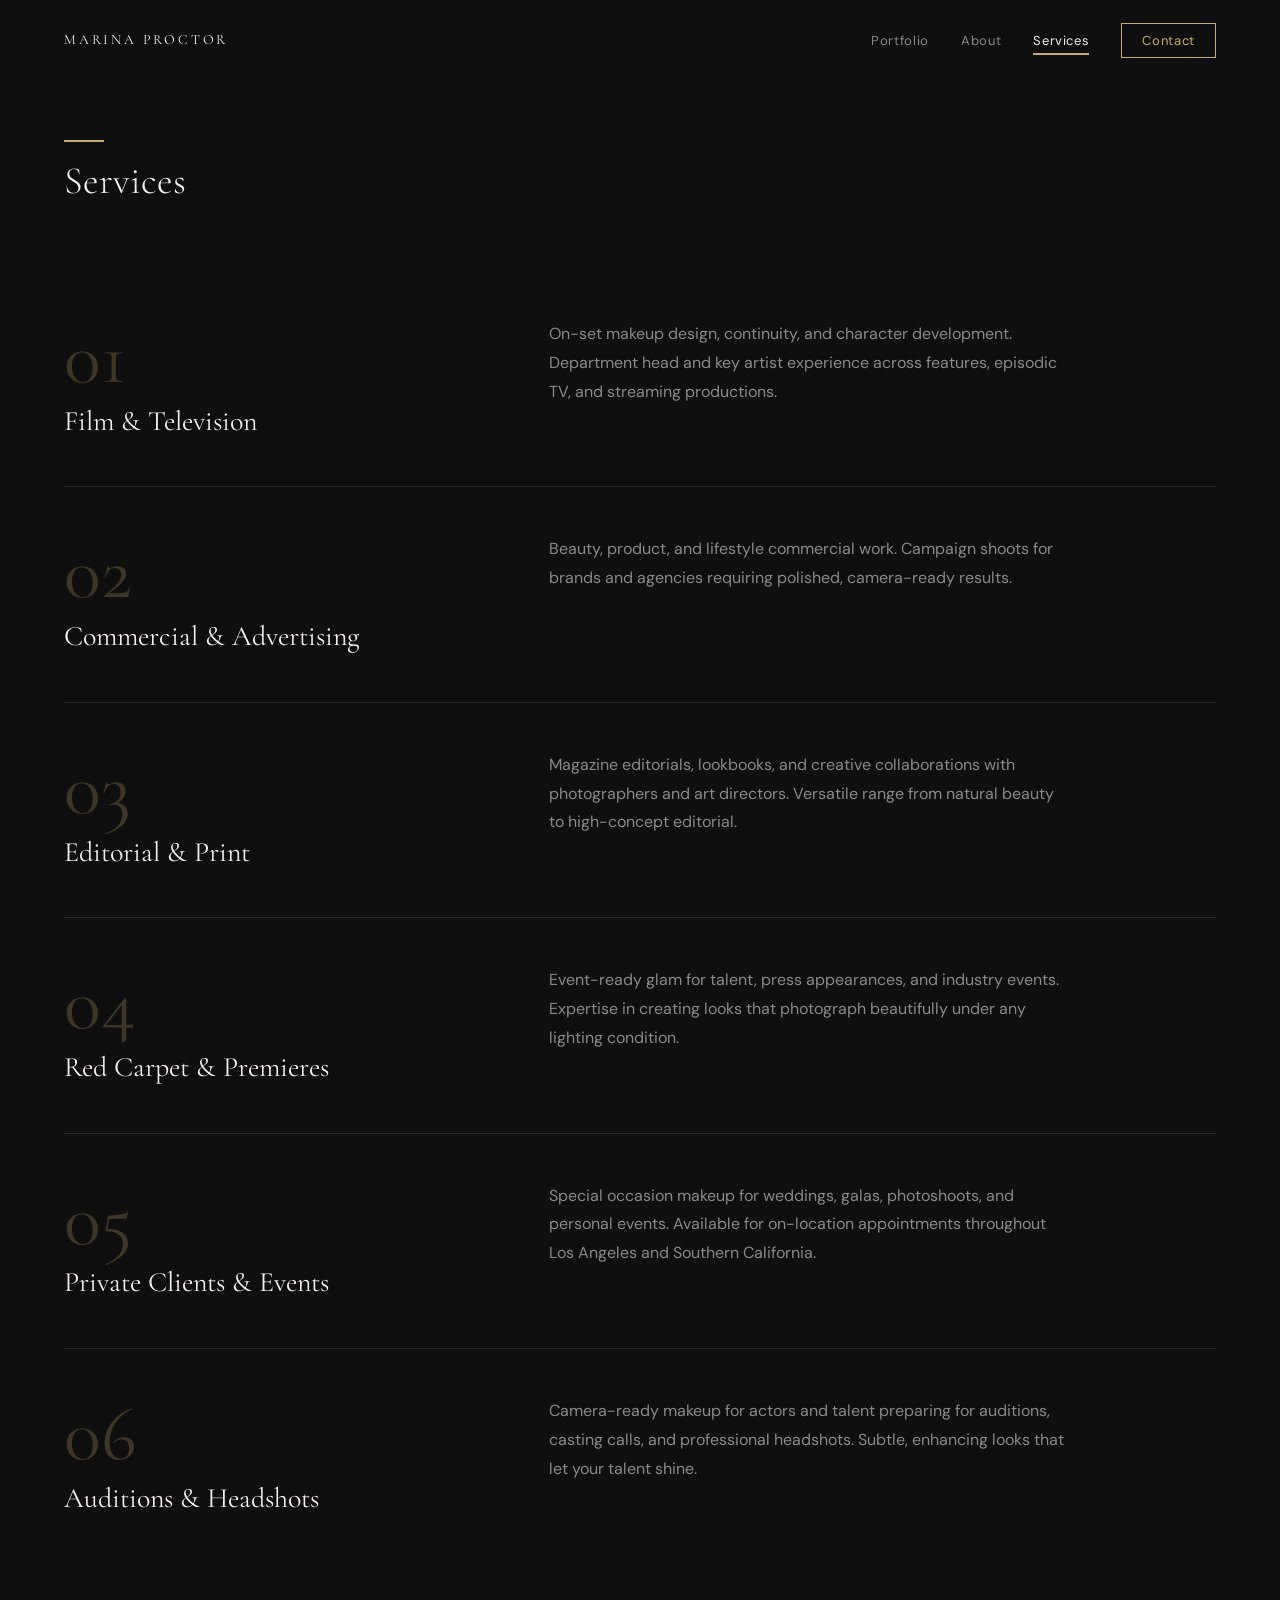
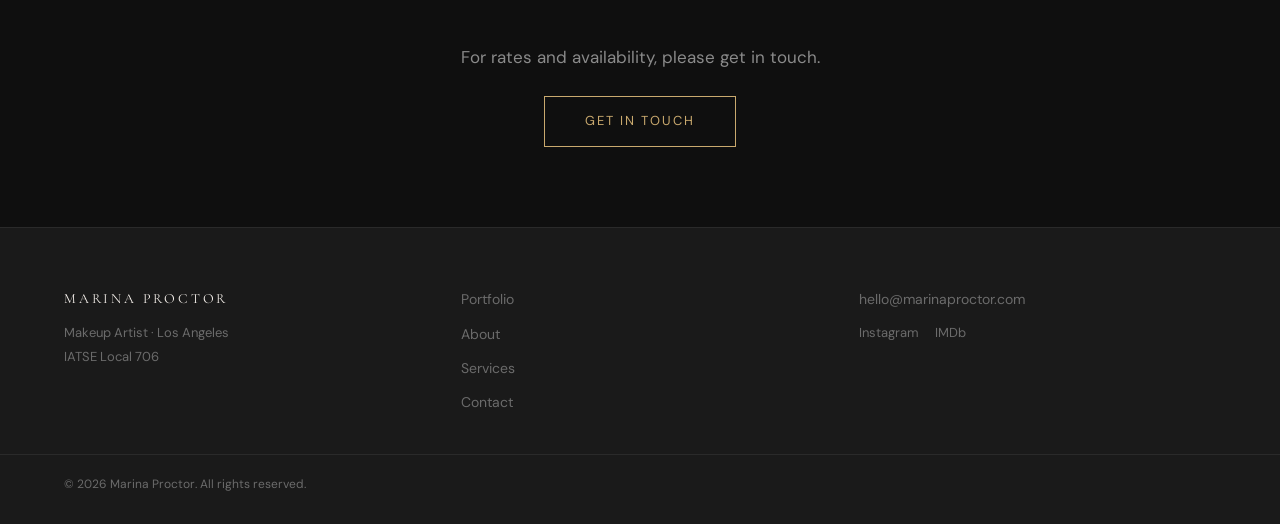
<file: marina-proctor-site/services.html>
<!DOCTYPE html>
<html lang="en">
<head>
  <meta charset="UTF-8">
  <meta name="viewport" content="width=device-width, initial-scale=1.0">
  <title>Services — Marina Proctor</title>
  <meta name="description" content="Makeup artistry services by Marina Proctor — film, television, commercial, editorial, red carpet, private clients, and auditions in Los Angeles.">
  <link rel="preconnect" href="https://fonts.googleapis.com">
  <link rel="preconnect" href="https://fonts.gstatic.com" crossorigin>
  <link href="https://fonts.googleapis.com/css2?family=Cormorant+Garamond:ital,wght@0,300;0,400;0,500;0,600;0,700;1,400;1,500&family=DM+Sans:wght@300;400;500;600&display=swap" rel="stylesheet">
  <link rel="stylesheet" href="css/styles.css">
</head>
<body>

  <!-- Navigation -->
  <nav class="navbar" id="navbar">
    <div class="container navbar-inner">
      <a href="index.html" class="navbar-logo">Marina Proctor</a>
      <ul class="navbar-links" id="navLinks">
        <li><a href="portfolio.html">Portfolio</a></li>
        <li><a href="about.html">About</a></li>
        <li><a href="services.html" class="active">Services</a></li>
        <li><a href="contact.html" class="nav-cta">Contact</a></li>
      </ul>
      <button class="hamburger" id="hamburger" aria-label="Menu">
        <span></span>
        <span></span>
        <span></span>
      </button>
    </div>
  </nav>

  <main>

    <!-- Services Header -->
    <section class="services-header">
      <div class="container">
        <div class="section-heading">
          <h2>Services</h2>
        </div>
      </div>
    </section>

    <!-- Service Listings -->
    <section class="services-list">
      <div class="container">

        <div class="service-item reveal">
          <div class="service-grid">
            <div class="service-info">
              <span class="service-number">01</span>
              <h3 class="service-title">Film &amp; Television</h3>
            </div>
            <p class="service-description">On-set makeup design, continuity, and character development. Department head and key artist experience across features, episodic TV, and streaming productions.</p>
          </div>
        </div>

        <div class="service-item reveal">
          <div class="service-grid">
            <div class="service-info">
              <span class="service-number">02</span>
              <h3 class="service-title">Commercial &amp; Advertising</h3>
            </div>
            <p class="service-description">Beauty, product, and lifestyle commercial work. Campaign shoots for brands and agencies requiring polished, camera-ready results.</p>
          </div>
        </div>

        <div class="service-item reveal">
          <div class="service-grid">
            <div class="service-info">
              <span class="service-number">03</span>
              <h3 class="service-title">Editorial &amp; Print</h3>
            </div>
            <p class="service-description">Magazine editorials, lookbooks, and creative collaborations with photographers and art directors. Versatile range from natural beauty to high-concept editorial.</p>
          </div>
        </div>

        <div class="service-item reveal">
          <div class="service-grid">
            <div class="service-info">
              <span class="service-number">04</span>
              <h3 class="service-title">Red Carpet &amp; Premieres</h3>
            </div>
            <p class="service-description">Event-ready glam for talent, press appearances, and industry events. Expertise in creating looks that photograph beautifully under any lighting condition.</p>
          </div>
        </div>

        <div class="service-item reveal">
          <div class="service-grid">
            <div class="service-info">
              <span class="service-number">05</span>
              <h3 class="service-title">Private Clients &amp; Events</h3>
            </div>
            <p class="service-description">Special occasion makeup for weddings, galas, photoshoots, and personal events. Available for on-location appointments throughout Los Angeles and Southern California.</p>
          </div>
        </div>

        <div class="service-item reveal">
          <div class="service-grid">
            <div class="service-info">
              <span class="service-number">06</span>
              <h3 class="service-title">Auditions &amp; Headshots</h3>
            </div>
            <p class="service-description">Camera-ready makeup for actors and talent preparing for auditions, casting calls, and professional headshots. Subtle, enhancing looks that let your talent shine.</p>
          </div>
        </div>

      </div>
    </section>

    <!-- CTA -->
    <section class="services-cta">
      <div class="container">
        <p>For rates and availability, please get in touch.</p>
        <a href="contact.html" class="btn-outline">Get in Touch</a>
      </div>
    </section>

  </main>

  <!-- Footer -->
  <footer class="footer">
    <div class="container footer-inner">
      <div class="footer-brand">
        <p class="footer-logo">Marina Proctor</p>
        <p class="footer-tagline">Makeup Artist · Los Angeles</p>
        <p class="footer-union">IATSE Local 706</p>
      </div>
      <div class="footer-links">
        <a href="portfolio.html">Portfolio</a>
        <a href="about.html">About</a>
        <a href="services.html">Services</a>
        <a href="contact.html">Contact</a>
      </div>
      <div class="footer-contact">
        <a href="mailto:hello@marinaproctor.com">hello@marinaproctor.com</a>
        <div class="footer-social">
          <a href="#" aria-label="Instagram">Instagram</a>
          <a href="#" aria-label="IMDb">IMDb</a>
        </div>
      </div>
    </div>
    <div class="container footer-bottom">
      <p>&copy; 2026 Marina Proctor. All rights reserved.</p>
    </div>
  </footer>

  <script src="js/main.js"></script>
</body>
</html>
</file>
<file: css/styles.css>
/* ==========================================================================
   Marina Proctor — Portfolio Site Styles
   ========================================================================== */

:root {
  --bg-primary: #0F0F0F;
  --bg-secondary: #1A1A1A;
  --bg-tertiary: #232323;
  --text-primary: #F5F0EB;
  --text-secondary: #8A8A8A;
  --text-tertiary: #6B6B6B;
  --accent-gold: #C9A96E;
  --accent-gold-hover: #D4B87D;
  --accent-champagne: #D4BFA0;
  --border-subtle: #2A2A2A;
}

/* Reset
   ========================================================================== */

*, *::before, *::after {
  margin: 0;
  padding: 0;
  box-sizing: border-box;
}

html {
  scroll-behavior: smooth;
  font-size: 16px;
}

body {
  font-family: 'DM Sans', sans-serif;
  background-color: #0F0F0F;
  background-image: radial-gradient(ellipse 150% 100% at 50% 0%, #181818 0%, #0F0F0F 100%);
  background-attachment: fixed;
  color: var(--text-primary);
  line-height: 1.6;
  -webkit-font-smoothing: antialiased;
  min-height: 100vh;
  display: flex;
  flex-direction: column;
}

body::after {
  content: '';
  position: fixed;
  inset: 0;
  z-index: 1;
  pointer-events: none;
  opacity: 0.04;
  background-image: url("data:image/svg+xml,%3Csvg viewBox='0 0 256 256' xmlns='http://www.w3.org/2000/svg'%3E%3Cfilter id='noise'%3E%3CfeTurbulence type='fractalNoise' baseFrequency='0.9' numOctaves='4' stitchTiles='stitch'/%3E%3C/filter%3E%3Crect width='100%25' height='100%25' filter='url(%23noise)'/%3E%3C/svg%3E");
  background-repeat: repeat;
  background-size: 256px 256px;
}

body.menu-open {
  overflow: hidden;
}

main {
  padding-top: 100px;
  flex: 1;
}

.container {
  width: 100%;
  max-width: 1280px;
  margin: 0 auto;
  padding: 0 24px;
}

@media (min-width: 768px) {
  .container { padding: 0 48px; }
}

@media (min-width: 1024px) {
  .container { padding: 0 64px; }
}

img {
  max-width: 100%;
  height: auto;
  display: block;
}

a {
  color: inherit;
  text-decoration: none;
}

h1, h2, h3, h4, h5, h6 {
  font-family: 'Cormorant Garamond', serif;
  line-height: 1.2;
  font-weight: 300;
}

/* Secondary background sections
   ========================================================================== */

/* Scroll Reveal
   ========================================================================== */

.reveal {
  opacity: 0;
  transform: translateY(20px);
  transition: opacity 0.6s ease, transform 0.6s ease;
}

.reveal.revealed {
  opacity: 1;
  transform: translateY(0);
}

/* Section heading accent line
   ========================================================================== */

.section-heading {
  margin-bottom: 48px;
}

.section-heading::before {
  content: '';
  display: block;
  width: 40px;
  height: 2px;
  background: var(--accent-gold);
  margin-bottom: 16px;
}

.section-heading h1,
.section-heading h2 {
  font-family: 'Cormorant Garamond', serif;
  font-size: clamp(28px, 3vw, 40px);
  font-weight: 300;
}

.visually-hidden {
  position: absolute;
  width: 1px;
  height: 1px;
  padding: 0;
  margin: -1px;
  overflow: hidden;
  clip: rect(0, 0, 0, 0);
  white-space: nowrap;
  border: 0;
}

/* ==========================================================================
   NAVBAR
   ========================================================================== */

.navbar {
  position: fixed;
  top: 0;
  left: 0;
  width: 100%;
  z-index: 1000;
  height: 80px;
  transition: background 0.4s ease;
}

.navbar.scrolled,
.navbar.navbar-solid {
  background: var(--accent-gold);
  backdrop-filter: none;
}

.navbar.scrolled .navbar-logo,
.navbar.navbar-solid .navbar-logo {
  color: var(--bg-primary);
}

.navbar.scrolled .navbar-links li a,
.navbar.navbar-solid .navbar-links li a {
  color: var(--bg-primary);
}

.navbar.scrolled .navbar-links li a:hover,
.navbar.navbar-solid .navbar-links li a:hover {
  color: var(--bg-secondary);
  border-bottom-color: var(--bg-primary);
}

.navbar.scrolled .navbar-links li a.active,
.navbar.navbar-solid .navbar-links li a.active {
  color: var(--bg-primary);
  border-bottom-color: var(--bg-primary);
}

.navbar.scrolled .navbar-links li a.nav-cta,
.navbar.navbar-solid .navbar-links li a.nav-cta {
  border-color: var(--bg-primary);
  color: var(--bg-primary);
}

.navbar.scrolled .navbar-links li a.nav-cta:hover,
.navbar.navbar-solid .navbar-links li a.nav-cta:hover {
  background: var(--bg-primary);
  color: var(--accent-gold);
}

.navbar.scrolled .hamburger span,
.navbar.navbar-solid .hamburger span {
  background: var(--bg-primary);
}

.navbar.scrolled .hamburger.active span,
.navbar.navbar-solid .hamburger.active span {
  background: var(--text-primary);
}

.navbar-inner {
  display: flex;
  justify-content: space-between;
  align-items: center;
  height: 80px;
  width: 100%;
  max-width: none;
  margin: 0;
  padding: 0 5%;
}

.navbar-logo {
  font-family: 'Cormorant Garamond', serif;
  text-transform: uppercase;
  letter-spacing: 0.2em;
  font-size: 18px;
  font-weight: 400;
  color: var(--text-primary);
  z-index: 1001;
  transition: color 0.4s ease;
}

.navbar-links {
  display: none;
  list-style: none;
  align-items: center;
  gap: 32px;
}

.navbar-links li a {
  font-family: 'DM Sans', sans-serif;
  font-size: 13px;
  letter-spacing: 0.05em;
  color: var(--text-secondary);
  transition: color 0.3s ease, border-color 0.3s ease;
  padding-bottom: 4px;
  border-bottom: 2px solid transparent;
}

.navbar-links li a:hover,
.navbar-links li a.active {
  color: var(--text-primary);
  border-bottom-color: var(--accent-gold);
}

.navbar-links li a.nav-cta {
  border: 1px solid var(--accent-gold);
  padding: 8px 20px;
  border-bottom: 1px solid var(--accent-gold);
  color: var(--accent-gold);
  transition: all 0.3s ease;
}

.navbar-links li a.nav-cta:hover {
  background: var(--accent-gold);
  color: var(--bg-primary);
}

@media (min-width: 768px) {
  .navbar-links {
    display: flex;
  }

  .hamburger {
    display: none;
  }
}

/* Hamburger */

.hamburger {
  background: none;
  border: none;
  cursor: pointer;
  width: 28px;
  height: 20px;
  position: relative;
  z-index: 1001;
}

.hamburger span {
  display: block;
  width: 100%;
  height: 1px;
  background: var(--text-primary);
  position: absolute;
  left: 0;
  transition: all 0.3s ease;
}

.hamburger span:nth-child(1) { top: 0; }
.hamburger span:nth-child(2) { top: 50%; transform: translateY(-50%); }
.hamburger span:nth-child(3) { bottom: 0; }

.hamburger.active span:nth-child(1) {
  top: 50%;
  transform: translateY(-50%) rotate(45deg);
}

.hamburger.active span:nth-child(2) {
  opacity: 0;
}

.hamburger.active span:nth-child(3) {
  bottom: 50%;
  transform: translateY(50%) rotate(-45deg);
}

/* Mobile menu overlay */

@media (max-width: 767px) {
  .navbar-links {
    position: fixed;
    inset: 0;
    background: var(--bg-primary);
    display: flex;
    flex-direction: column;
    justify-content: center;
    align-items: center;
    opacity: 0;
    pointer-events: none;
    transition: opacity 0.3s ease;
    z-index: 1000;
  }

  .navbar-links.active {
    opacity: 1;
    pointer-events: all;
  }

  .navbar-links li {
    opacity: 0;
    transform: translateY(16px);
    transition: opacity 0.4s ease, transform 0.4s ease;
  }

  .navbar-links.active li {
    opacity: 1;
    transform: translateY(0);
  }

  .navbar-links.active li:nth-child(1) { transition-delay: 0.1s; }
  .navbar-links.active li:nth-child(2) { transition-delay: 0.2s; }
  .navbar-links.active li:nth-child(3) { transition-delay: 0.3s; }
  .navbar-links.active li:nth-child(4) { transition-delay: 0.4s; }

  .navbar-links li a {
    font-family: 'Cormorant Garamond', serif;
    font-size: 32px;
    color: var(--text-primary);
    border-bottom: none;
    padding: 0;
    display: block;
    margin: 16px 0;
    letter-spacing: 0.05em;
  }

  .navbar-links li a.nav-cta {
    font-family: 'Cormorant Garamond', serif;
    font-size: 32px;
    border: none;
    padding: 0;
    color: var(--accent-gold);
  }
}

/* ==========================================================================
   FOOTER
   ========================================================================== */

footer.footer {
  background: var(--bg-secondary);
  border-top: 1px solid var(--border-subtle);
  padding: 60px 0 30px;
  margin-top: auto;
}

.footer-inner {
  display: grid;
  grid-template-columns: 1fr;
  gap: 40px;
}

@media (min-width: 768px) {
  .footer-inner {
    grid-template-columns: 1fr 1fr 1fr;
    gap: 40px;
  }
}

.footer-logo {
  font-family: 'Cormorant Garamond', serif;
  text-transform: uppercase;
  letter-spacing: 0.2em;
  font-size: 14px;
  font-weight: 400;
  color: var(--text-primary);
  margin-bottom: 12px;
}

.footer-tagline,
.footer-union {
  font-size: 13px;
  color: var(--text-tertiary);
  margin-top: 4px;
}

.footer-links {
  display: flex;
  flex-direction: column;
  gap: 12px;
}

.footer-links a {
  font-size: 14px;
  color: var(--text-tertiary);
  transition: color 0.3s ease;
}

.footer-links a:hover {
  color: var(--text-secondary);
}

.footer-contact a {
  font-size: 14px;
  color: var(--text-tertiary);
  transition: color 0.3s ease;
  display: block;
}

.footer-contact a:hover {
  color: var(--text-secondary);
}

.footer-social {
  display: flex;
  gap: 16px;
  margin-top: 12px;
}

.footer-social a {
  font-size: 13px;
  color: var(--text-tertiary);
  transition: color 0.3s ease;
}

.footer-social a:hover {
  color: var(--text-secondary);
}

.footer-bottom {
  margin-top: 40px;
  padding-top: 20px;
  border-top: 1px solid var(--border-subtle);
  font-size: 12px;
  color: var(--text-tertiary);
}

/* ==========================================================================
   HOMEPAGE — HERO
   ========================================================================== */

.hero {
  height: 100vh;
  min-height: 600px;
  display: flex;
  align-items: center;
  justify-content: center;
  text-align: center;
  position: relative;
  background: linear-gradient(135deg, #1A1A1A 0%, #0F0F0F 100%);
  margin-top: -100px;
  padding-top: 100px;
}

.hero-content {
  position: relative;
  z-index: 1;
}

.hero-name {
  font-family: 'Cormorant Garamond', serif;
  font-size: clamp(36px, 5vw, 72px);
  text-transform: uppercase;
  letter-spacing: 0.25em;
  font-weight: 300;
  color: var(--text-primary);
  opacity: 0;
  animation: fadeUp 0.8s ease forwards;
}

.hero-subtitle {
  font-family: 'DM Sans', sans-serif;
  font-size: clamp(12px, 1.5vw, 16px);
  letter-spacing: 0.15em;
  color: var(--text-secondary);
  margin-top: 16px;
  opacity: 0;
  animation: fadeUp 0.8s ease 0.2s forwards;
}

.hero-union {
  font-family: 'DM Sans', sans-serif;
  font-size: 11px;
  color: var(--text-tertiary);
  margin-top: 12px;
  letter-spacing: 0.1em;
  opacity: 0;
  animation: fadeUp 0.8s ease 0.4s forwards;
}

@keyframes fadeUp {
  from {
    opacity: 0;
    transform: translateY(20px);
  }
  to {
    opacity: 1;
    transform: translateY(0);
  }
}

.scroll-indicator {
  position: absolute;
  bottom: 40px;
  left: 50%;
  transform: translateX(-50%);
  width: 1px;
  height: 40px;
  background: var(--text-tertiary);
  animation: pulse 2s ease-in-out infinite;
}

@keyframes pulse {
  0%, 100% { opacity: 0.3; }
  50% { opacity: 1; }
}

/* ==========================================================================
   HOMEPAGE — CREDIBILITY BAR
   ========================================================================== */

.credibility-bar {
  background: var(--bg-secondary);
  padding: 40px 0;
}

.credibility-list {
  display: flex;
  justify-content: center;
  align-items: center;
  flex-wrap: wrap;
  gap: 12px 24px;
  font-family: 'Cormorant Garamond', serif;
  font-size: 14px;
  text-transform: uppercase;
  letter-spacing: 0.2em;
  color: var(--text-tertiary);
  text-align: center;
}

.credibility-list span {
  white-space: nowrap;
}

.credibility-separator {
  color: var(--text-tertiary);
  opacity: 0.5;
}

@media (max-width: 480px) {
  .credibility-list {
    font-size: 12px;
    gap: 8px 16px;
  }
}

/* ==========================================================================
   HOMEPAGE — SELECTED WORK GRID
   ========================================================================== */

.selected-work {
  padding: 100px 0;
}

.work-grid {
  display: grid;
  grid-template-columns: 1fr;
  gap: 16px;
}

@media (min-width: 768px) {
  .work-grid {
    grid-template-columns: repeat(2, 1fr);
  }
}

@media (min-width: 1024px) {
  .work-grid {
    grid-template-columns: repeat(3, 1fr);
  }
}

.work-item {
  position: relative;
  overflow: hidden;
  cursor: pointer;
}

.work-item .placeholder {
  width: 100%;
  display: flex;
  align-items: center;
  justify-content: center;
  color: var(--text-tertiary);
  font-size: 14px;
  font-family: 'DM Sans', sans-serif;
  transition: transform 0.5s ease;
}

.work-item:hover .placeholder {
  transform: scale(1.03);
}

.work-item .item-overlay {
  position: absolute;
  inset: 0;
  background: linear-gradient(to top, rgba(15,15,15,0.9) 0%, transparent 60%);
  opacity: 0;
  transition: opacity 0.4s ease;
  display: flex;
  flex-direction: column;
  justify-content: flex-end;
  padding: 24px;
}

.work-item:hover .item-overlay {
  opacity: 1;
}

.item-overlay .item-title {
  font-family: 'Cormorant Garamond', serif;
  font-size: 20px;
  font-weight: 400;
  color: var(--text-primary);
  margin-bottom: 4px;
}

.item-overlay .item-category {
  font-family: 'DM Sans', sans-serif;
  font-size: 12px;
  color: var(--text-secondary);
  letter-spacing: 0.05em;
}

.work-item.span-2 {
  grid-row: span 2;
}

.view-portfolio-link {
  text-align: center;
  margin-top: 48px;
}

.view-portfolio-link a {
  color: var(--accent-gold);
  font-family: 'DM Sans', sans-serif;
  font-size: 14px;
  letter-spacing: 0.05em;
  transition: all 0.3s ease;
  border-bottom: 1px solid transparent;
}

.view-portfolio-link a:hover {
  border-bottom-color: var(--accent-gold);
}

/* ==========================================================================
   HOMEPAGE — ABOUT PREVIEW
   ========================================================================== */

.about-preview {
  padding: 120px 0;
}

.about-preview-grid {
  display: grid;
  grid-template-columns: 1fr;
  gap: 48px;
  align-items: center;
}

@media (min-width: 768px) {
  .about-preview-grid {
    grid-template-columns: 2fr 3fr;
    gap: 80px;
  }
}

.about-preview-portrait {
  width: 100%;
  max-width: 280px;
  margin: 0 auto;
  aspect-ratio: 3/4;
  background: var(--bg-secondary);
  border: 1px solid var(--border-subtle);
}

@media (min-width: 768px) {
  .about-preview-portrait {
    max-width: 100%;
  }
}

.about-preview-text p {
  font-family: 'DM Sans', sans-serif;
  font-size: 18px;
  line-height: 1.8;
  color: var(--text-secondary);
}

.about-preview-text p a {
  color: var(--accent-gold);
  text-decoration: underline;
  text-underline-offset: 3px;
}

.about-preview-text p a:hover {
  color: var(--accent-champagne);
}

.about-preview-text .read-more {
  display: inline-block;
  color: var(--accent-gold);
  font-family: 'DM Sans', sans-serif;
  font-size: 14px;
  margin-top: 24px;
  transition: all 0.3s ease;
  border-bottom: 1px solid transparent;
}

.about-preview-text .read-more:hover {
  border-bottom-color: var(--accent-gold);
}

/* ==========================================================================
   HOMEPAGE — TESTIMONIALS
   ========================================================================== */

.testimonials {
  background: var(--bg-secondary);
  padding: 100px 0;
}

.testimonials-grid {
  display: grid;
  grid-template-columns: 1fr;
  gap: 40px;
}

@media (min-width: 768px) {
  .testimonials-grid {
    grid-template-columns: repeat(3, 1fr);
    gap: 48px;
  }
}

.testimonial-card {
  position: relative;
}

.testimonial-quote-mark {
  font-size: 80px;
  color: var(--accent-gold);
  opacity: 0.2;
  font-family: 'Cormorant Garamond', serif;
  line-height: 1;
  margin-bottom: -20px;
  display: block;
}

.testimonial-text {
  font-family: 'Cormorant Garamond', serif;
  font-style: italic;
  font-size: 18px;
  line-height: 1.8;
  color: var(--text-primary);
}

.testimonial-attribution {
  font-family: 'DM Sans', sans-serif;
  font-size: 13px;
  color: var(--text-tertiary);
  margin-top: 24px;
}

/* ==========================================================================
   HOMEPAGE — CONTACT CTA
   ========================================================================== */

.contact-cta {
  padding: 100px 0;
  text-align: center;
}

.contact-cta h2 {
  font-family: 'Cormorant Garamond', serif;
  font-size: clamp(32px, 4vw, 48px);
  font-weight: 300;
  color: var(--text-primary);
}

.contact-cta p {
  color: var(--text-secondary);
  max-width: 500px;
  margin: 20px auto 40px;
  font-size: 16px;
  line-height: 1.7;
}

.btn-outline {
  display: inline-block;
  border: 1px solid var(--accent-gold);
  color: var(--accent-gold);
  padding: 14px 40px;
  font-family: 'DM Sans', sans-serif;
  font-size: 13px;
  text-transform: uppercase;
  letter-spacing: 0.15em;
  transition: all 0.3s ease;
  background: transparent;
  cursor: pointer;
}

.btn-outline:hover {
  background: var(--accent-gold);
  color: var(--bg-primary);
}

/* ==========================================================================
   PORTFOLIO PAGE
   ========================================================================== */

.portfolio-header {
  padding: 40px 0 60px;
}

.portfolio-header .section-heading {
  margin-bottom: 32px;
}

.filter-tabs {
  display: flex;
  gap: 24px;
  flex-wrap: wrap;
  margin-bottom: 0;
}

.portfolio-gallery .portfolio-grid-cta {
  margin-top: 48px;
  text-align: center;
}

.portfolio-gallery {
  padding-bottom: 100px;
}

.filter-tab {
  font-family: 'DM Sans', sans-serif;
  font-size: 13px;
  letter-spacing: 0.05em;
  color: var(--text-tertiary);
  cursor: pointer;
  padding-bottom: 4px;
  border: none;
  border-bottom: 2px solid transparent;
  background: none;
  transition: all 0.3s ease;
}

.filter-tab:hover {
  color: var(--text-secondary);
}

.filter-tab.active {
  color: var(--text-primary);
  border-bottom-color: var(--accent-gold);
}

.portfolio-grid {
  display: grid;
  grid-template-columns: 1fr;
  gap: 16px;
}

@media (min-width: 768px) {
  .portfolio-grid {
    grid-template-columns: repeat(2, 1fr);
  }
}

@media (min-width: 1024px) {
  .portfolio-grid {
    grid-template-columns: repeat(3, 1fr);
  }
}

.portfolio-item {
  position: relative;
  overflow: hidden;
  cursor: pointer;
  transition: opacity 0.4s ease;
}

.portfolio-item.hidden {
  display: none;
}

.portfolio-item .placeholder {
  width: 100%;
  display: flex;
  align-items: center;
  justify-content: center;
  color: var(--text-tertiary);
  font-size: 14px;
  font-family: 'DM Sans', sans-serif;
  transition: transform 0.5s ease;
  text-align: center;
  padding: 16px;
}

.portfolio-item:hover .placeholder {
  transform: scale(1.03);
}

.portfolio-item .item-overlay {
  position: absolute;
  inset: 0;
  background: linear-gradient(to top, rgba(15,15,15,0.9) 0%, transparent 60%);
  opacity: 0;
  transition: opacity 0.4s ease;
  display: flex;
  flex-direction: column;
  justify-content: flex-end;
  padding: 24px;
}

.portfolio-item:hover .item-overlay {
  opacity: 1;
}

.portfolio-item.span-2 {
  grid-row: span 2;
}

/* Lightbox */

.lightbox {
  position: fixed;
  inset: 0;
  background: rgba(0, 0, 0, 0.95);
  z-index: 2000;
  display: flex;
  align-items: center;
  justify-content: center;
  opacity: 0;
  pointer-events: none;
  transition: opacity 0.3s ease;
}

.lightbox.active {
  opacity: 1;
  pointer-events: all;
}

.lightbox-content {
  text-align: center;
  transform: scale(0.95);
  transition: transform 0.3s ease;
  max-width: 85vw;
  max-height: 85vh;
}

.lightbox.active .lightbox-content {
  transform: scale(1);
}

.lightbox-image {
  max-height: 70vh;
  max-width: 85vw;
  display: flex;
  align-items: center;
  justify-content: center;
  margin: 0 auto;
  font-family: 'DM Sans', sans-serif;
  font-size: 16px;
  color: var(--text-tertiary);
  background: var(--bg-secondary);
  border: 1px solid var(--border-subtle);
  min-width: 400px;
  min-height: 400px;
}

@media (max-width: 480px) {
  .lightbox-image {
    min-width: 280px;
    min-height: 280px;
  }
}

.lightbox-title {
  font-family: 'Cormorant Garamond', serif;
  font-size: 24px;
  color: var(--text-primary);
  margin-top: 20px;
}

.lightbox-credit {
  font-family: 'DM Sans', sans-serif;
  font-size: 13px;
  color: var(--text-secondary);
  margin-top: 8px;
}

.lightbox-category {
  display: inline-block;
  font-family: 'DM Sans', sans-serif;
  font-size: 11px;
  letter-spacing: 0.1em;
  text-transform: uppercase;
  color: var(--accent-gold);
  margin-top: 12px;
}

.lightbox-close {
  position: absolute;
  top: 24px;
  right: 24px;
  font-size: 32px;
  color: var(--text-secondary);
  cursor: pointer;
  background: none;
  border: none;
  transition: color 0.3s ease;
  z-index: 2001;
  line-height: 1;
}

.lightbox-close:hover {
  color: var(--text-primary);
}

.lightbox-arrow {
  position: absolute;
  top: 50%;
  transform: translateY(-50%);
  font-size: 36px;
  color: var(--text-secondary);
  cursor: pointer;
  background: none;
  border: none;
  transition: color 0.3s ease;
  z-index: 2001;
  padding: 16px;
}

.lightbox-arrow:hover {
  color: var(--text-primary);
}

.lightbox-arrow.prev {
  left: 24px;
}

.lightbox-arrow.next {
  right: 24px;
}

/* ==========================================================================
   ABOUT PAGE
   ========================================================================== */

.about-header {
  padding: 40px 0 0;
}

.about-bio {
  padding: 0 0 80px;
}

.about-bio-grid {
  display: grid;
  grid-template-columns: 1fr;
  gap: 48px;
  align-items: start;
  margin-top: 60px;
}

@media (min-width: 768px) {
  .about-bio-grid {
    grid-template-columns: 2fr 3fr;
    gap: 80px;
  }
}

.about-portrait {
  width: 100%;
  max-width: 320px;
  margin: 0 auto;
  aspect-ratio: 3/4;
  background: var(--bg-secondary);
  border: 1px solid var(--border-subtle);
}

@media (min-width: 768px) {
  .about-portrait {
    max-width: 100%;
  }
}

.about-text p {
  font-family: 'DM Sans', sans-serif;
  font-size: 17px;
  line-height: 1.9;
  color: var(--text-secondary);
  margin-bottom: 24px;
}

.about-text p:last-child {
  margin-bottom: 0;
}

.about-text a {
  color: var(--accent-gold);
  text-decoration: underline;
  text-underline-offset: 3px;
}

.about-text a:hover {
  color: var(--accent-champagne);
}

/* Credits */

.credits-section {
  padding: 80px 0;
}

.credits-portfolio-cta {
  margin-top: 32px;
  font-size: 15px;
  color: var(--text-secondary);
}

.credits-portfolio-cta a {
  color: var(--accent-gold);
  text-decoration: underline;
  text-underline-offset: 3px;
}

.credits-portfolio-cta a:hover {
  color: var(--accent-champagne);
}

.credit-category {
  font-family: 'Cormorant Garamond', serif;
  font-size: 20px;
  color: var(--accent-gold);
  margin-bottom: 16px;
  margin-top: 48px;
}

.credit-category:first-of-type {
  margin-top: 0;
}

.credit-row {
  display: grid;
  grid-template-columns: 1fr;
  gap: 4px;
  padding: 12px 0;
  border-bottom: 1px solid var(--border-subtle);
}

@media (min-width: 768px) {
  .credit-row {
    grid-template-columns: 1fr 1fr auto;
    gap: 16px;
  }
}

.credit-project {
  font-weight: 500;
  color: var(--text-primary);
  font-size: 15px;
}

.credit-role {
  color: var(--text-secondary);
  font-size: 14px;
}

.credit-year {
  color: var(--text-tertiary);
  font-size: 14px;
  min-width: 70px;
}

@media (min-width: 768px) {
  .credit-year {
    text-align: right;
  }
}

.download-resume {
  display: inline-block;
  border: 1px solid var(--accent-gold);
  color: var(--accent-gold);
  padding: 12px 32px;
  font-family: 'DM Sans', sans-serif;
  font-size: 13px;
  text-transform: uppercase;
  letter-spacing: 0.1em;
  margin-top: 48px;
  transition: all 0.3s ease;
}

.download-resume:hover {
  background: var(--accent-gold);
  color: var(--bg-primary);
}

/* ==========================================================================
   SERVICES PAGE
   ========================================================================== */

.services-header {
  padding: 40px 0 20px;
}

.service-item {
  padding: 48px 0;
  border-bottom: 1px solid var(--border-subtle);
}

.service-item:last-child {
  border-bottom: none;
}

.service-grid {
  display: grid;
  grid-template-columns: 1fr;
  gap: 24px;
  align-items: start;
}

@media (min-width: 768px) {
  .service-grid {
    grid-template-columns: 1fr 1.5fr;
    gap: 40px;
  }
}

.service-number {
  font-family: 'Cormorant Garamond', serif;
  font-size: clamp(48px, 6vw, 80px);
  color: var(--accent-gold);
  opacity: 0.25;
  line-height: 1;
}

.service-title {
  font-family: 'Cormorant Garamond', serif;
  font-size: clamp(22px, 2.5vw, 28px);
  font-weight: 400;
  color: var(--text-primary);
  margin-top: 8px;
}

.service-description {
  font-family: 'DM Sans', sans-serif;
  font-size: 16px;
  line-height: 1.8;
  color: var(--text-secondary);
  max-width: 520px;
}

.service-description a {
  color: var(--accent-gold);
  text-decoration: underline;
  text-underline-offset: 3px;
}

.service-description a:hover {
  color: var(--accent-champagne);
}

.services-cta {
  padding: 80px 0;
  text-align: center;
}

.services-cta p {
  color: var(--text-secondary);
  font-size: 17px;
  line-height: 1.7;
}

.services-cta p a {
  color: var(--accent-gold);
  text-decoration: underline;
  text-underline-offset: 3px;
}

.services-cta p a:hover {
  color: var(--accent-champagne);
}

.services-cta .btn-outline {
  margin-top: 24px;
}

/* ==========================================================================
   CONTACT PAGE
   ========================================================================== */

.contact-section {
  padding: 40px 0 100px;
}

.contact-grid {
  display: grid;
  grid-template-columns: 1fr;
  gap: 60px;
  align-items: start;
  margin-top: 0;
}

@media (min-width: 768px) {
  .contact-grid {
    grid-template-columns: 1fr 1fr;
    gap: 80px;
  }
}

.contact-intro p {
  font-family: 'DM Sans', sans-serif;
  font-size: 17px;
  line-height: 1.8;
  color: var(--text-secondary);
  margin-top: 24px;
}

.contact-details {
  margin-top: 48px;
}

.contact-detail-item {
  padding: 8px 0;
}

.contact-detail-label {
  font-family: 'DM Sans', sans-serif;
  font-size: 12px;
  text-transform: uppercase;
  letter-spacing: 0.1em;
  color: var(--text-tertiary);
  margin-bottom: 4px;
}

.contact-detail-value {
  font-family: 'DM Sans', sans-serif;
  font-size: 15px;
  color: var(--text-secondary);
}

.contact-detail-value a {
  transition: color 0.3s ease;
}

.contact-detail-value a:hover {
  color: var(--text-primary);
}

/* Contact Form */

.contact-form label {
  font-family: 'DM Sans', sans-serif;
  font-size: 12px;
  text-transform: uppercase;
  letter-spacing: 0.1em;
  color: var(--text-tertiary);
  margin-bottom: 8px;
  display: block;
}

.contact-form input,
.contact-form select,
.contact-form textarea {
  width: 100%;
  background: var(--bg-secondary);
  border: 1px solid var(--border-subtle);
  color: var(--text-primary);
  font-family: 'DM Sans', sans-serif;
  font-size: 15px;
  padding: 14px 16px;
  margin-bottom: 20px;
  outline: none;
  transition: border-color 0.3s ease;
  border-radius: 0;
  -webkit-appearance: none;
}

.contact-form select {
  cursor: pointer;
}

.contact-form input:focus,
.contact-form select:focus,
.contact-form textarea:focus {
  border-color: var(--accent-gold);
}

.contact-form textarea {
  resize: vertical;
  min-height: 120px;
}

.btn-submit {
  width: 100%;
  background: var(--accent-gold);
  color: var(--bg-primary);
  border: none;
  padding: 16px;
  font-family: 'DM Sans', sans-serif;
  font-size: 13px;
  text-transform: uppercase;
  letter-spacing: 0.15em;
  cursor: pointer;
  transition: background 0.3s ease;
}

.btn-submit:hover {
  background: var(--accent-gold-hover);
}

.form-success {
  display: none;
  padding: 16px;
  border: 1px solid var(--accent-gold);
  color: var(--accent-gold);
  font-family: 'DM Sans', sans-serif;
  font-size: 14px;
  text-align: center;
  margin-top: 16px;
}

.form-success.visible {
  display: block;
}
</file>
<file: marina-proctor-site/css/styles.css>
/* ==========================================================================
   Marina Proctor — Portfolio Site Styles
   ========================================================================== */

:root {
  --bg-primary: #0F0F0F;
  --bg-secondary: #1A1A1A;
  --bg-tertiary: #232323;
  --text-primary: #F5F0EB;
  --text-secondary: #8A8A8A;
  --text-tertiary: #6B6B6B;
  --accent-gold: #C9A96E;
  --accent-gold-hover: #D4B87D;
  --accent-champagne: #D4BFA0;
  --border-subtle: #2A2A2A;
}

/* Reset
   ========================================================================== */

*, *::before, *::after {
  margin: 0;
  padding: 0;
  box-sizing: border-box;
}

html {
  scroll-behavior: smooth;
  font-size: 16px;
}

body {
  font-family: 'DM Sans', sans-serif;
  background-color: var(--bg-primary);
  color: var(--text-primary);
  line-height: 1.6;
  -webkit-font-smoothing: antialiased;
  min-height: 100vh;
  display: flex;
  flex-direction: column;
}

body.menu-open {
  overflow: hidden;
}

main {
  padding-top: 100px;
  flex: 1;
}

.container {
  width: 100%;
  max-width: 1280px;
  margin: 0 auto;
  padding: 0 24px;
}

@media (min-width: 768px) {
  .container { padding: 0 48px; }
}

@media (min-width: 1024px) {
  .container { padding: 0 64px; }
}

img {
  max-width: 100%;
  height: auto;
  display: block;
}

a {
  color: inherit;
  text-decoration: none;
}

h1, h2, h3, h4, h5, h6 {
  font-family: 'Cormorant Garamond', serif;
  line-height: 1.2;
  font-weight: 300;
}

/* Scroll Reveal
   ========================================================================== */

.reveal {
  opacity: 0;
  transform: translateY(20px);
  transition: opacity 0.6s ease, transform 0.6s ease;
}

.reveal.revealed {
  opacity: 1;
  transform: translateY(0);
}

/* Section heading accent line
   ========================================================================== */

.section-heading {
  margin-bottom: 48px;
}

.section-heading::before {
  content: '';
  display: block;
  width: 40px;
  height: 2px;
  background: var(--accent-gold);
  margin-bottom: 16px;
}

.section-heading h2 {
  font-family: 'Cormorant Garamond', serif;
  font-size: clamp(28px, 3vw, 40px);
  font-weight: 300;
}

/* ==========================================================================
   NAVBAR
   ========================================================================== */

.navbar {
  position: fixed;
  top: 0;
  left: 0;
  width: 100%;
  z-index: 1000;
  height: 80px;
  transition: background 0.3s ease, box-shadow 0.3s ease;
}

.navbar.scrolled {
  background: rgba(15, 15, 15, 0.95);
  backdrop-filter: blur(10px);
  -webkit-backdrop-filter: blur(10px);
}

.navbar-inner {
  display: flex;
  align-items: center;
  justify-content: space-between;
  height: 80px;
}

.navbar-logo {
  font-family: 'Cormorant Garamond', serif;
  text-transform: uppercase;
  letter-spacing: 0.2em;
  font-size: 14px;
  font-weight: 400;
  color: var(--text-primary);
  z-index: 1001;
}

.navbar-links {
  display: none;
  list-style: none;
  align-items: center;
  gap: 32px;
}

.navbar-links li a {
  font-family: 'DM Sans', sans-serif;
  font-size: 13px;
  letter-spacing: 0.05em;
  color: var(--text-secondary);
  transition: color 0.3s ease, border-color 0.3s ease;
  padding-bottom: 4px;
  border-bottom: 2px solid transparent;
}

.navbar-links li a:hover,
.navbar-links li a.active {
  color: var(--text-primary);
  border-bottom-color: var(--accent-gold);
}

.navbar-links li a.nav-cta {
  border: 1px solid var(--accent-gold);
  padding: 8px 20px;
  border-bottom: 1px solid var(--accent-gold);
  color: var(--accent-gold);
  transition: all 0.3s ease;
}

.navbar-links li a.nav-cta:hover {
  background: var(--accent-gold);
  color: var(--bg-primary);
}

@media (min-width: 768px) {
  .navbar-links {
    display: flex;
  }

  .hamburger {
    display: none;
  }
}

/* Hamburger */

.hamburger {
  background: none;
  border: none;
  cursor: pointer;
  width: 28px;
  height: 20px;
  position: relative;
  z-index: 1001;
}

.hamburger span {
  display: block;
  width: 100%;
  height: 1px;
  background: var(--text-primary);
  position: absolute;
  left: 0;
  transition: all 0.3s ease;
}

.hamburger span:nth-child(1) { top: 0; }
.hamburger span:nth-child(2) { top: 50%; transform: translateY(-50%); }
.hamburger span:nth-child(3) { bottom: 0; }

.hamburger.active span:nth-child(1) {
  top: 50%;
  transform: translateY(-50%) rotate(45deg);
}

.hamburger.active span:nth-child(2) {
  opacity: 0;
}

.hamburger.active span:nth-child(3) {
  bottom: 50%;
  transform: translateY(50%) rotate(-45deg);
}

/* Mobile menu overlay */

@media (max-width: 767px) {
  .navbar-links {
    position: fixed;
    inset: 0;
    background: var(--bg-primary);
    display: flex;
    flex-direction: column;
    justify-content: center;
    align-items: center;
    opacity: 0;
    pointer-events: none;
    transition: opacity 0.3s ease;
    z-index: 1000;
  }

  .navbar-links.active {
    opacity: 1;
    pointer-events: all;
  }

  .navbar-links li {
    opacity: 0;
    transform: translateY(16px);
    transition: opacity 0.4s ease, transform 0.4s ease;
  }

  .navbar-links.active li {
    opacity: 1;
    transform: translateY(0);
  }

  .navbar-links.active li:nth-child(1) { transition-delay: 0.1s; }
  .navbar-links.active li:nth-child(2) { transition-delay: 0.2s; }
  .navbar-links.active li:nth-child(3) { transition-delay: 0.3s; }
  .navbar-links.active li:nth-child(4) { transition-delay: 0.4s; }

  .navbar-links li a {
    font-family: 'Cormorant Garamond', serif;
    font-size: 32px;
    color: var(--text-primary);
    border-bottom: none;
    padding: 0;
    display: block;
    margin: 16px 0;
    letter-spacing: 0.05em;
  }

  .navbar-links li a.nav-cta {
    font-family: 'Cormorant Garamond', serif;
    font-size: 32px;
    border: none;
    padding: 0;
    color: var(--accent-gold);
  }
}

/* ==========================================================================
   FOOTER
   ========================================================================== */

footer.footer {
  background: var(--bg-secondary);
  border-top: 1px solid var(--border-subtle);
  padding: 60px 0 30px;
  margin-top: auto;
}

.footer-inner {
  display: grid;
  grid-template-columns: 1fr;
  gap: 40px;
}

@media (min-width: 768px) {
  .footer-inner {
    grid-template-columns: 1fr 1fr 1fr;
    gap: 40px;
  }
}

.footer-logo {
  font-family: 'Cormorant Garamond', serif;
  text-transform: uppercase;
  letter-spacing: 0.2em;
  font-size: 14px;
  font-weight: 400;
  color: var(--text-primary);
  margin-bottom: 12px;
}

.footer-tagline,
.footer-union {
  font-size: 13px;
  color: var(--text-tertiary);
  margin-top: 4px;
}

.footer-links {
  display: flex;
  flex-direction: column;
  gap: 12px;
}

.footer-links a {
  font-size: 14px;
  color: var(--text-tertiary);
  transition: color 0.3s ease;
}

.footer-links a:hover {
  color: var(--text-secondary);
}

.footer-contact a {
  font-size: 14px;
  color: var(--text-tertiary);
  transition: color 0.3s ease;
  display: block;
}

.footer-contact a:hover {
  color: var(--text-secondary);
}

.footer-social {
  display: flex;
  gap: 16px;
  margin-top: 12px;
}

.footer-social a {
  font-size: 13px;
  color: var(--text-tertiary);
  transition: color 0.3s ease;
}

.footer-social a:hover {
  color: var(--text-secondary);
}

.footer-bottom {
  margin-top: 40px;
  padding-top: 20px;
  border-top: 1px solid var(--border-subtle);
  font-size: 12px;
  color: var(--text-tertiary);
}

/* ==========================================================================
   HOMEPAGE — HERO
   ========================================================================== */

.hero {
  height: 100vh;
  min-height: 600px;
  display: flex;
  align-items: center;
  justify-content: center;
  text-align: center;
  position: relative;
  background: linear-gradient(135deg, #1A1A1A 0%, #0F0F0F 100%);
  margin-top: -100px;
  padding-top: 100px;
}

.hero-content {
  position: relative;
  z-index: 1;
}

.hero-name {
  font-family: 'Cormorant Garamond', serif;
  font-size: clamp(36px, 5vw, 72px);
  text-transform: uppercase;
  letter-spacing: 0.25em;
  font-weight: 300;
  color: var(--text-primary);
  opacity: 0;
  animation: fadeUp 0.8s ease forwards;
}

.hero-subtitle {
  font-family: 'DM Sans', sans-serif;
  font-size: clamp(12px, 1.5vw, 16px);
  letter-spacing: 0.15em;
  color: var(--text-secondary);
  margin-top: 16px;
  opacity: 0;
  animation: fadeUp 0.8s ease 0.2s forwards;
}

.hero-union {
  font-family: 'DM Sans', sans-serif;
  font-size: 11px;
  color: var(--text-tertiary);
  margin-top: 12px;
  letter-spacing: 0.1em;
  opacity: 0;
  animation: fadeUp 0.8s ease 0.4s forwards;
}

@keyframes fadeUp {
  from {
    opacity: 0;
    transform: translateY(20px);
  }
  to {
    opacity: 1;
    transform: translateY(0);
  }
}

.scroll-indicator {
  position: absolute;
  bottom: 40px;
  left: 50%;
  transform: translateX(-50%);
  width: 1px;
  height: 40px;
  background: var(--text-tertiary);
  animation: pulse 2s ease-in-out infinite;
}

@keyframes pulse {
  0%, 100% { opacity: 0.3; }
  50% { opacity: 1; }
}

/* ==========================================================================
   HOMEPAGE — CREDIBILITY BAR
   ========================================================================== */

.credibility-bar {
  background: var(--bg-secondary);
  padding: 40px 0;
}

.credibility-list {
  display: flex;
  justify-content: center;
  align-items: center;
  flex-wrap: wrap;
  gap: 12px 24px;
  font-family: 'Cormorant Garamond', serif;
  font-size: 14px;
  text-transform: uppercase;
  letter-spacing: 0.2em;
  color: var(--text-tertiary);
  text-align: center;
}

.credibility-list span {
  white-space: nowrap;
}

.credibility-separator {
  color: var(--text-tertiary);
  opacity: 0.5;
}

@media (max-width: 480px) {
  .credibility-list {
    font-size: 12px;
    gap: 8px 16px;
  }
}

/* ==========================================================================
   HOMEPAGE — SELECTED WORK GRID
   ========================================================================== */

.selected-work {
  padding: 100px 0;
}

.work-grid {
  display: grid;
  grid-template-columns: 1fr;
  gap: 16px;
}

@media (min-width: 768px) {
  .work-grid {
    grid-template-columns: repeat(2, 1fr);
  }
}

@media (min-width: 1024px) {
  .work-grid {
    grid-template-columns: repeat(3, 1fr);
  }
}

.work-item {
  position: relative;
  overflow: hidden;
  cursor: pointer;
}

.work-item .placeholder {
  width: 100%;
  display: flex;
  align-items: center;
  justify-content: center;
  color: var(--text-tertiary);
  font-size: 14px;
  font-family: 'DM Sans', sans-serif;
  transition: transform 0.5s ease;
}

.work-item:hover .placeholder {
  transform: scale(1.03);
}

.work-item .item-overlay {
  position: absolute;
  inset: 0;
  background: linear-gradient(to top, rgba(15,15,15,0.9) 0%, transparent 60%);
  opacity: 0;
  transition: opacity 0.4s ease;
  display: flex;
  flex-direction: column;
  justify-content: flex-end;
  padding: 24px;
}

.work-item:hover .item-overlay {
  opacity: 1;
}

.item-overlay .item-title {
  font-family: 'Cormorant Garamond', serif;
  font-size: 20px;
  font-weight: 400;
  color: var(--text-primary);
  margin-bottom: 4px;
}

.item-overlay .item-category {
  font-family: 'DM Sans', sans-serif;
  font-size: 12px;
  color: var(--text-secondary);
  letter-spacing: 0.05em;
}

.work-item.span-2 {
  grid-row: span 2;
}

.view-portfolio-link {
  text-align: center;
  margin-top: 48px;
}

.view-portfolio-link a {
  color: var(--accent-gold);
  font-family: 'DM Sans', sans-serif;
  font-size: 14px;
  letter-spacing: 0.05em;
  transition: all 0.3s ease;
  border-bottom: 1px solid transparent;
}

.view-portfolio-link a:hover {
  border-bottom-color: var(--accent-gold);
}

/* ==========================================================================
   HOMEPAGE — ABOUT PREVIEW
   ========================================================================== */

.about-preview {
  padding: 120px 0;
}

.about-preview-grid {
  display: grid;
  grid-template-columns: 1fr;
  gap: 48px;
  align-items: center;
}

@media (min-width: 768px) {
  .about-preview-grid {
    grid-template-columns: 2fr 3fr;
    gap: 80px;
  }
}

.about-preview-portrait {
  width: 100%;
  max-width: 280px;
  margin: 0 auto;
  aspect-ratio: 3/4;
  background: var(--bg-secondary);
  border: 1px solid var(--border-subtle);
}

@media (min-width: 768px) {
  .about-preview-portrait {
    max-width: 100%;
  }
}

.about-preview-text p {
  font-family: 'DM Sans', sans-serif;
  font-size: 18px;
  line-height: 1.8;
  color: var(--text-secondary);
}

.about-preview-text .read-more {
  display: inline-block;
  color: var(--accent-gold);
  font-family: 'DM Sans', sans-serif;
  font-size: 14px;
  margin-top: 24px;
  transition: all 0.3s ease;
  border-bottom: 1px solid transparent;
}

.about-preview-text .read-more:hover {
  border-bottom-color: var(--accent-gold);
}

/* ==========================================================================
   HOMEPAGE — TESTIMONIALS
   ========================================================================== */

.testimonials {
  background: var(--bg-secondary);
  padding: 100px 0;
}

.testimonials-grid {
  display: grid;
  grid-template-columns: 1fr;
  gap: 40px;
}

@media (min-width: 768px) {
  .testimonials-grid {
    grid-template-columns: repeat(3, 1fr);
    gap: 48px;
  }
}

.testimonial-card {
  position: relative;
}

.testimonial-quote-mark {
  font-size: 80px;
  color: var(--accent-gold);
  opacity: 0.2;
  font-family: 'Cormorant Garamond', serif;
  line-height: 1;
  margin-bottom: -20px;
  display: block;
}

.testimonial-text {
  font-family: 'Cormorant Garamond', serif;
  font-style: italic;
  font-size: 18px;
  line-height: 1.8;
  color: var(--text-primary);
}

.testimonial-attribution {
  font-family: 'DM Sans', sans-serif;
  font-size: 13px;
  color: var(--text-tertiary);
  margin-top: 24px;
}

/* ==========================================================================
   HOMEPAGE — CONTACT CTA
   ========================================================================== */

.contact-cta {
  padding: 100px 0;
  text-align: center;
}

.contact-cta h2 {
  font-family: 'Cormorant Garamond', serif;
  font-size: clamp(32px, 4vw, 48px);
  font-weight: 300;
  color: var(--text-primary);
}

.contact-cta p {
  color: var(--text-secondary);
  max-width: 500px;
  margin: 20px auto 40px;
  font-size: 16px;
  line-height: 1.7;
}

.btn-outline {
  display: inline-block;
  border: 1px solid var(--accent-gold);
  color: var(--accent-gold);
  padding: 14px 40px;
  font-family: 'DM Sans', sans-serif;
  font-size: 13px;
  text-transform: uppercase;
  letter-spacing: 0.15em;
  transition: all 0.3s ease;
  background: transparent;
  cursor: pointer;
}

.btn-outline:hover {
  background: var(--accent-gold);
  color: var(--bg-primary);
}

/* ==========================================================================
   PORTFOLIO PAGE
   ========================================================================== */

.portfolio-header {
  padding: 40px 0 60px;
}

.portfolio-header .section-heading {
  margin-bottom: 32px;
}

.filter-tabs {
  display: flex;
  gap: 24px;
  flex-wrap: wrap;
  margin-bottom: 0;
}

.portfolio-gallery {
  padding-bottom: 100px;
}

.filter-tab {
  font-family: 'DM Sans', sans-serif;
  font-size: 13px;
  letter-spacing: 0.05em;
  color: var(--text-tertiary);
  cursor: pointer;
  padding-bottom: 4px;
  border: none;
  border-bottom: 2px solid transparent;
  background: none;
  transition: all 0.3s ease;
}

.filter-tab:hover {
  color: var(--text-secondary);
}

.filter-tab.active {
  color: var(--text-primary);
  border-bottom-color: var(--accent-gold);
}

.portfolio-grid {
  display: grid;
  grid-template-columns: 1fr;
  gap: 16px;
}

@media (min-width: 768px) {
  .portfolio-grid {
    grid-template-columns: repeat(2, 1fr);
  }
}

@media (min-width: 1024px) {
  .portfolio-grid {
    grid-template-columns: repeat(3, 1fr);
  }
}

.portfolio-item {
  position: relative;
  overflow: hidden;
  cursor: pointer;
  transition: opacity 0.4s ease;
}

.portfolio-item.hidden {
  display: none;
}

.portfolio-item .placeholder {
  width: 100%;
  display: flex;
  align-items: center;
  justify-content: center;
  color: var(--text-tertiary);
  font-size: 14px;
  font-family: 'DM Sans', sans-serif;
  transition: transform 0.5s ease;
  text-align: center;
  padding: 16px;
}

.portfolio-item:hover .placeholder {
  transform: scale(1.03);
}

.portfolio-item .item-overlay {
  position: absolute;
  inset: 0;
  background: linear-gradient(to top, rgba(15,15,15,0.9) 0%, transparent 60%);
  opacity: 0;
  transition: opacity 0.4s ease;
  display: flex;
  flex-direction: column;
  justify-content: flex-end;
  padding: 24px;
}

.portfolio-item:hover .item-overlay {
  opacity: 1;
}

.portfolio-item.span-2 {
  grid-row: span 2;
}

/* Lightbox */

.lightbox {
  position: fixed;
  inset: 0;
  background: rgba(0, 0, 0, 0.95);
  z-index: 2000;
  display: flex;
  align-items: center;
  justify-content: center;
  opacity: 0;
  pointer-events: none;
  transition: opacity 0.3s ease;
}

.lightbox.active {
  opacity: 1;
  pointer-events: all;
}

.lightbox-content {
  text-align: center;
  transform: scale(0.95);
  transition: transform 0.3s ease;
  max-width: 85vw;
  max-height: 85vh;
}

.lightbox.active .lightbox-content {
  transform: scale(1);
}

.lightbox-image {
  max-height: 70vh;
  max-width: 85vw;
  display: flex;
  align-items: center;
  justify-content: center;
  margin: 0 auto;
  font-family: 'DM Sans', sans-serif;
  font-size: 16px;
  color: var(--text-tertiary);
  background: var(--bg-secondary);
  border: 1px solid var(--border-subtle);
  min-width: 400px;
  min-height: 400px;
}

@media (max-width: 480px) {
  .lightbox-image {
    min-width: 280px;
    min-height: 280px;
  }
}

.lightbox-title {
  font-family: 'Cormorant Garamond', serif;
  font-size: 24px;
  color: var(--text-primary);
  margin-top: 20px;
}

.lightbox-credit {
  font-family: 'DM Sans', sans-serif;
  font-size: 13px;
  color: var(--text-secondary);
  margin-top: 8px;
}

.lightbox-category {
  display: inline-block;
  font-family: 'DM Sans', sans-serif;
  font-size: 11px;
  letter-spacing: 0.1em;
  text-transform: uppercase;
  color: var(--accent-gold);
  margin-top: 12px;
}

.lightbox-close {
  position: absolute;
  top: 24px;
  right: 24px;
  font-size: 32px;
  color: var(--text-secondary);
  cursor: pointer;
  background: none;
  border: none;
  transition: color 0.3s ease;
  z-index: 2001;
  line-height: 1;
}

.lightbox-close:hover {
  color: var(--text-primary);
}

.lightbox-arrow {
  position: absolute;
  top: 50%;
  transform: translateY(-50%);
  font-size: 36px;
  color: var(--text-secondary);
  cursor: pointer;
  background: none;
  border: none;
  transition: color 0.3s ease;
  z-index: 2001;
  padding: 16px;
}

.lightbox-arrow:hover {
  color: var(--text-primary);
}

.lightbox-arrow.prev {
  left: 24px;
}

.lightbox-arrow.next {
  right: 24px;
}

/* ==========================================================================
   ABOUT PAGE
   ========================================================================== */

.about-header {
  padding: 40px 0 0;
}

.about-bio {
  padding: 0 0 80px;
}

.about-bio-grid {
  display: grid;
  grid-template-columns: 1fr;
  gap: 48px;
  align-items: start;
  margin-top: 60px;
}

@media (min-width: 768px) {
  .about-bio-grid {
    grid-template-columns: 2fr 3fr;
    gap: 80px;
  }
}

.about-portrait {
  width: 100%;
  max-width: 320px;
  margin: 0 auto;
  aspect-ratio: 3/4;
  background: var(--bg-secondary);
  border: 1px solid var(--border-subtle);
}

@media (min-width: 768px) {
  .about-portrait {
    max-width: 100%;
  }
}

.about-text p {
  font-family: 'DM Sans', sans-serif;
  font-size: 17px;
  line-height: 1.9;
  color: var(--text-secondary);
  margin-bottom: 24px;
}

.about-text p:last-child {
  margin-bottom: 0;
}

/* Credits */

.credits-section {
  padding: 80px 0;
}

.credit-category {
  font-family: 'Cormorant Garamond', serif;
  font-size: 20px;
  color: var(--accent-gold);
  margin-bottom: 16px;
  margin-top: 48px;
}

.credit-category:first-of-type {
  margin-top: 0;
}

.credit-row {
  display: grid;
  grid-template-columns: 1fr;
  gap: 4px;
  padding: 12px 0;
  border-bottom: 1px solid var(--border-subtle);
}

@media (min-width: 768px) {
  .credit-row {
    grid-template-columns: 1fr 1fr auto;
    gap: 16px;
  }
}

.credit-project {
  font-weight: 500;
  color: var(--text-primary);
  font-size: 15px;
}

.credit-role {
  color: var(--text-secondary);
  font-size: 14px;
}

.credit-year {
  color: var(--text-tertiary);
  font-size: 14px;
  min-width: 70px;
}

@media (min-width: 768px) {
  .credit-year {
    text-align: right;
  }
}

.download-resume {
  display: inline-block;
  border: 1px solid var(--accent-gold);
  color: var(--accent-gold);
  padding: 12px 32px;
  font-family: 'DM Sans', sans-serif;
  font-size: 13px;
  text-transform: uppercase;
  letter-spacing: 0.1em;
  margin-top: 48px;
  transition: all 0.3s ease;
}

.download-resume:hover {
  background: var(--accent-gold);
  color: var(--bg-primary);
}

/* ==========================================================================
   SERVICES PAGE
   ========================================================================== */

.services-header {
  padding: 40px 0 20px;
}

.service-item {
  padding: 48px 0;
  border-bottom: 1px solid var(--border-subtle);
}

.service-item:last-child {
  border-bottom: none;
}

.service-grid {
  display: grid;
  grid-template-columns: 1fr;
  gap: 24px;
  align-items: start;
}

@media (min-width: 768px) {
  .service-grid {
    grid-template-columns: 1fr 1.5fr;
    gap: 40px;
  }
}

.service-number {
  font-family: 'Cormorant Garamond', serif;
  font-size: clamp(48px, 6vw, 80px);
  color: var(--accent-gold);
  opacity: 0.25;
  line-height: 1;
}

.service-title {
  font-family: 'Cormorant Garamond', serif;
  font-size: clamp(22px, 2.5vw, 28px);
  font-weight: 400;
  color: var(--text-primary);
  margin-top: 8px;
}

.service-description {
  font-family: 'DM Sans', sans-serif;
  font-size: 16px;
  line-height: 1.8;
  color: var(--text-secondary);
  max-width: 520px;
}

.services-cta {
  padding: 80px 0;
  text-align: center;
}

.services-cta p {
  color: var(--text-secondary);
  font-size: 17px;
  line-height: 1.7;
}

.services-cta .btn-outline {
  margin-top: 24px;
}

/* ==========================================================================
   CONTACT PAGE
   ========================================================================== */

.contact-section {
  padding: 40px 0 100px;
}

.contact-grid {
  display: grid;
  grid-template-columns: 1fr;
  gap: 60px;
  align-items: start;
  margin-top: 0;
}

@media (min-width: 768px) {
  .contact-grid {
    grid-template-columns: 1fr 1fr;
    gap: 80px;
  }
}

.contact-intro p {
  font-family: 'DM Sans', sans-serif;
  font-size: 17px;
  line-height: 1.8;
  color: var(--text-secondary);
  margin-top: 24px;
}

.contact-details {
  margin-top: 48px;
}

.contact-detail-item {
  padding: 8px 0;
}

.contact-detail-label {
  font-family: 'DM Sans', sans-serif;
  font-size: 12px;
  text-transform: uppercase;
  letter-spacing: 0.1em;
  color: var(--text-tertiary);
  margin-bottom: 4px;
}

.contact-detail-value {
  font-family: 'DM Sans', sans-serif;
  font-size: 15px;
  color: var(--text-secondary);
}

.contact-detail-value a {
  transition: color 0.3s ease;
}

.contact-detail-value a:hover {
  color: var(--text-primary);
}

/* Contact Form */

.contact-form label {
  font-family: 'DM Sans', sans-serif;
  font-size: 12px;
  text-transform: uppercase;
  letter-spacing: 0.1em;
  color: var(--text-tertiary);
  margin-bottom: 8px;
  display: block;
}

.contact-form input,
.contact-form select,
.contact-form textarea {
  width: 100%;
  background: var(--bg-secondary);
  border: 1px solid var(--border-subtle);
  color: var(--text-primary);
  font-family: 'DM Sans', sans-serif;
  font-size: 15px;
  padding: 14px 16px;
  margin-bottom: 20px;
  outline: none;
  transition: border-color 0.3s ease;
  border-radius: 0;
  -webkit-appearance: none;
}

.contact-form select {
  cursor: pointer;
}

.contact-form input:focus,
.contact-form select:focus,
.contact-form textarea:focus {
  border-color: var(--accent-gold);
}

.contact-form textarea {
  resize: vertical;
  min-height: 120px;
}

.btn-submit {
  width: 100%;
  background: var(--accent-gold);
  color: var(--bg-primary);
  border: none;
  padding: 16px;
  font-family: 'DM Sans', sans-serif;
  font-size: 13px;
  text-transform: uppercase;
  letter-spacing: 0.15em;
  cursor: pointer;
  transition: background 0.3s ease;
}

.btn-submit:hover {
  background: var(--accent-gold-hover);
}

.form-success {
  display: none;
  padding: 16px;
  border: 1px solid var(--accent-gold);
  color: var(--accent-gold);
  font-family: 'DM Sans', sans-serif;
  font-size: 14px;
  text-align: center;
  margin-top: 16px;
}

.form-success.visible {
  display: block;
}
</file>
